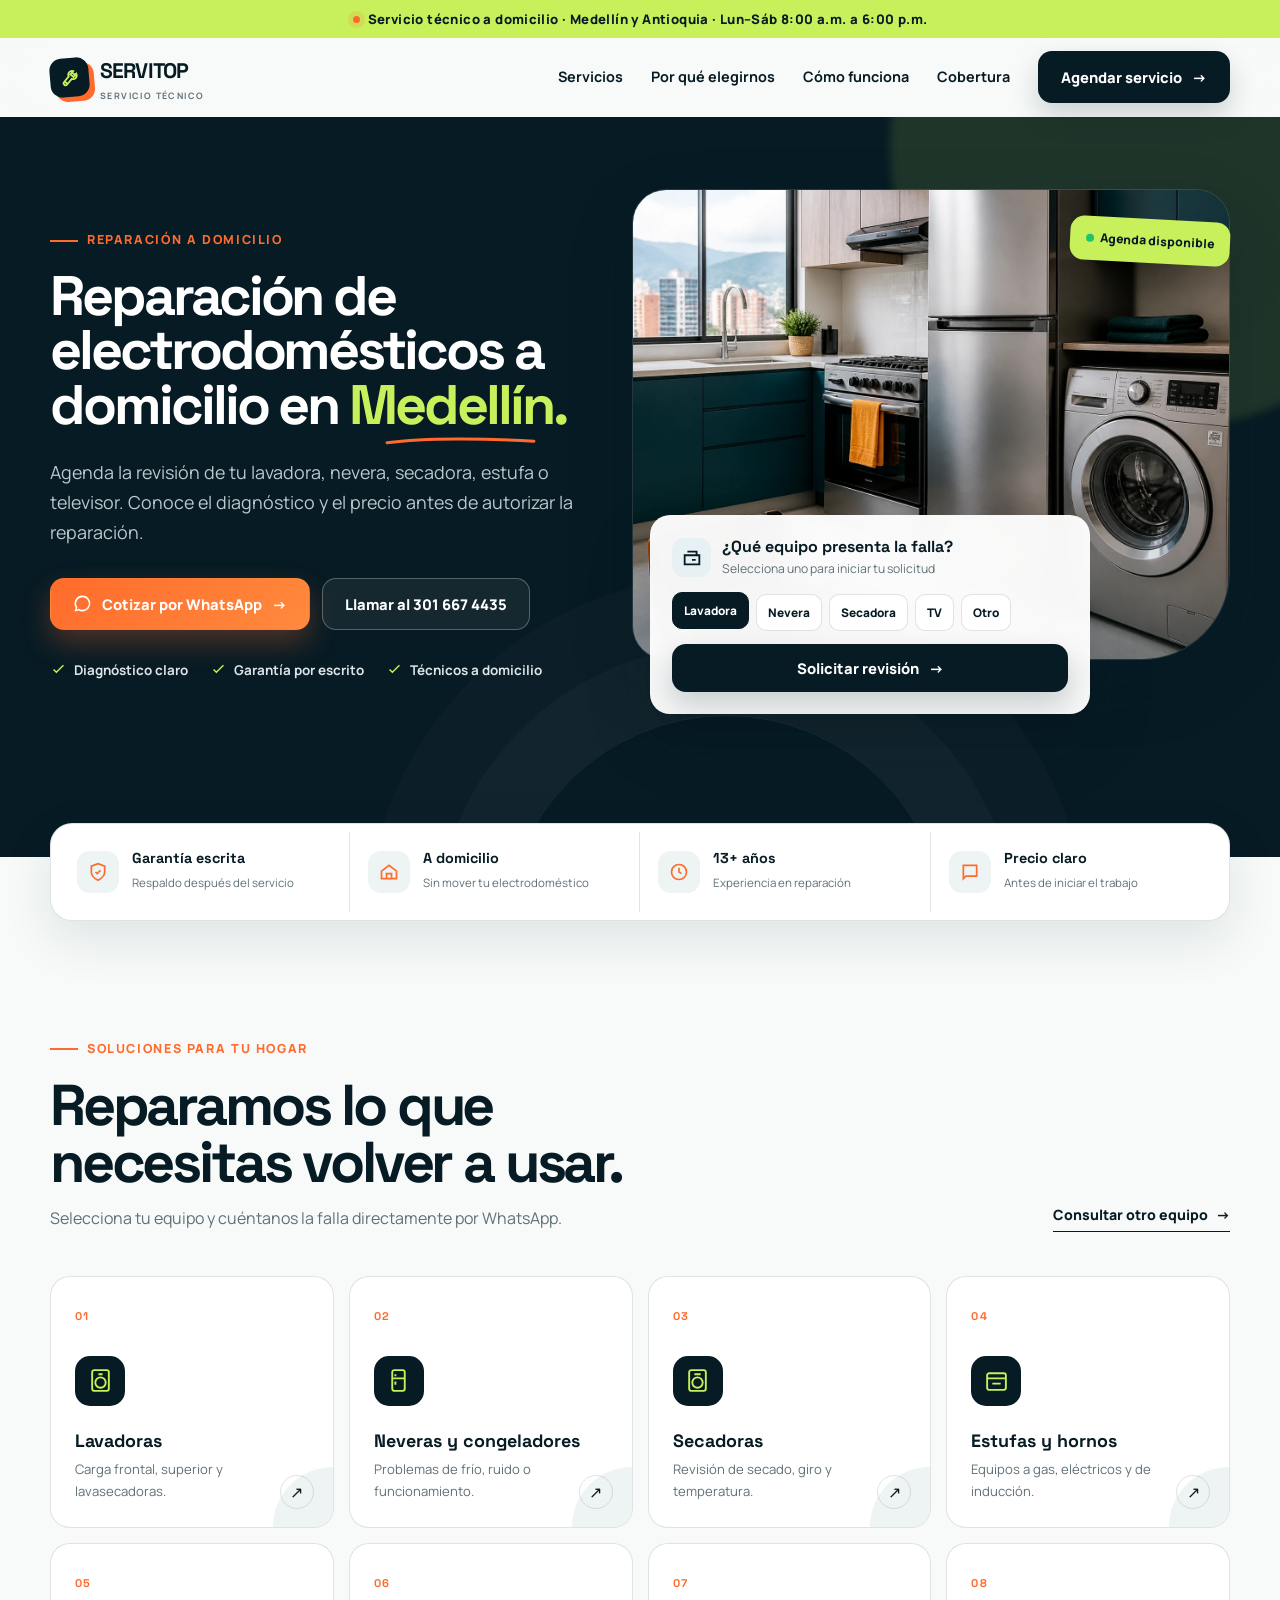
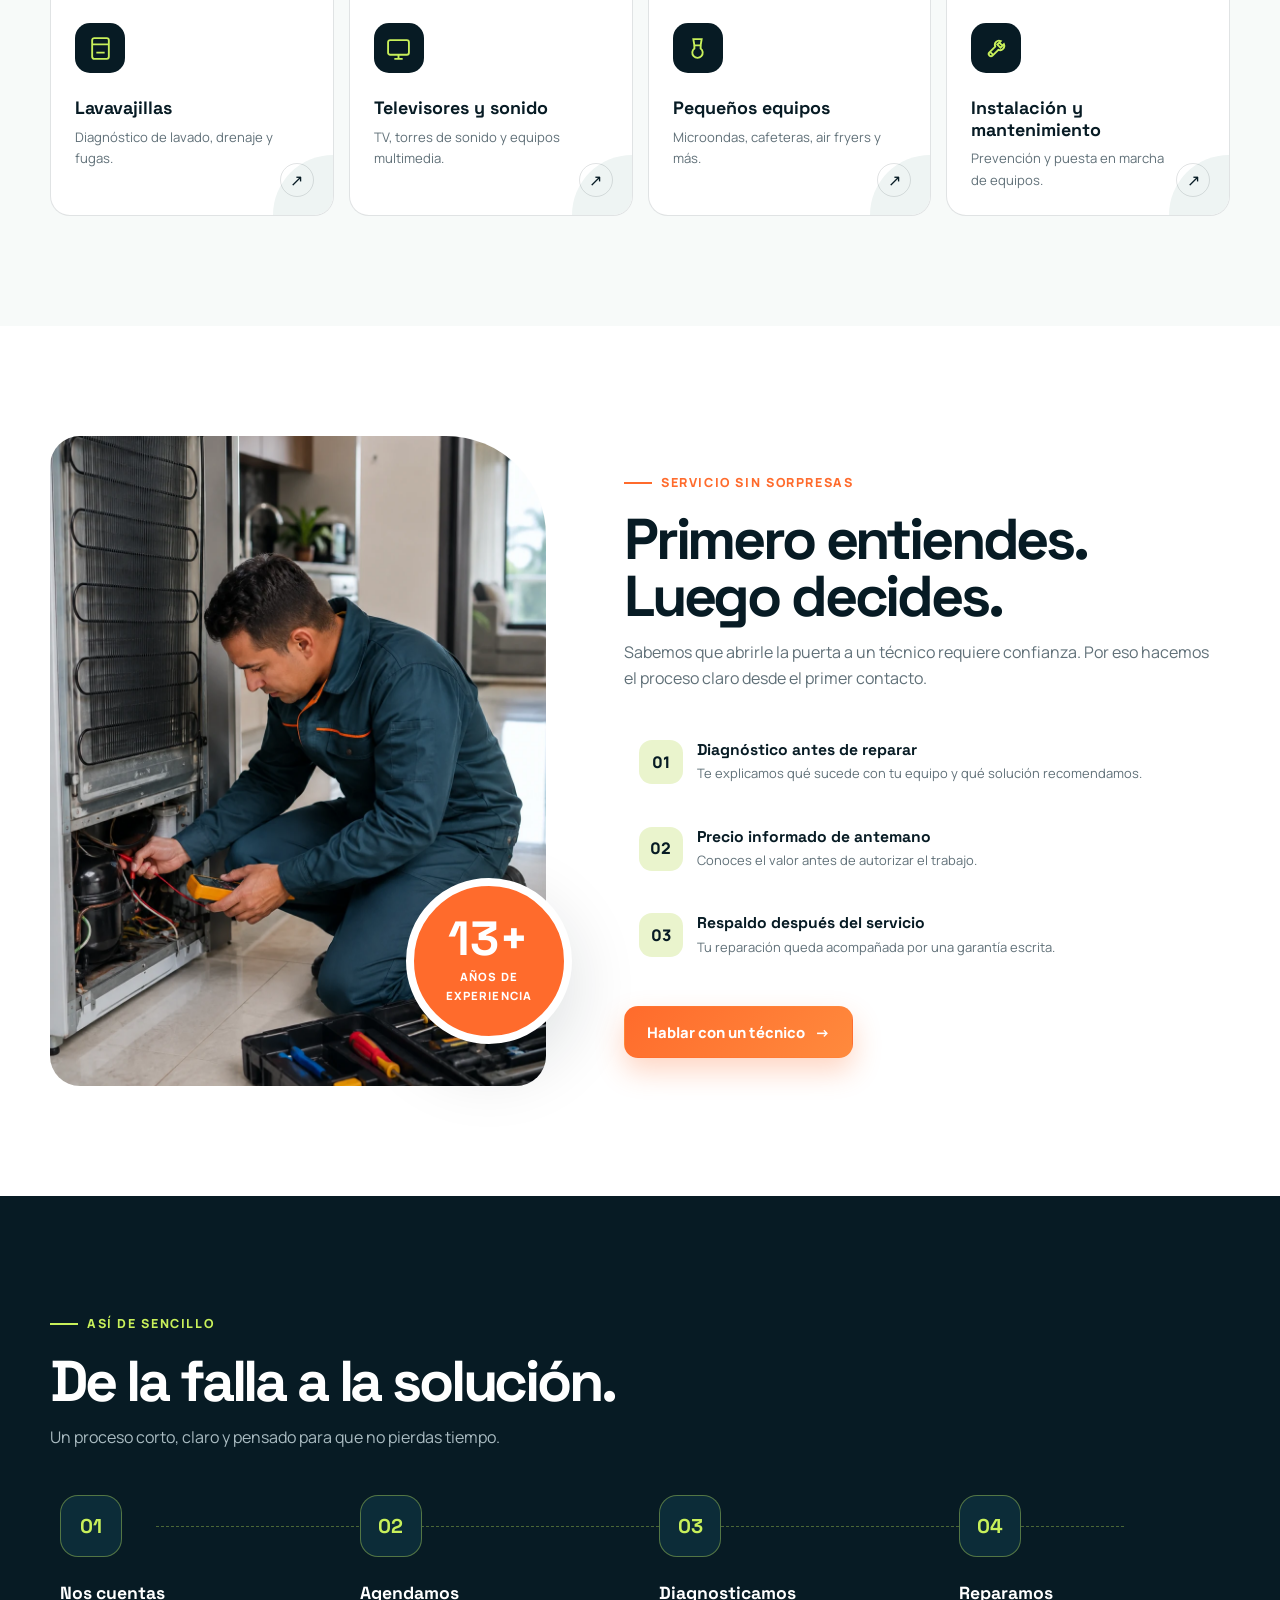
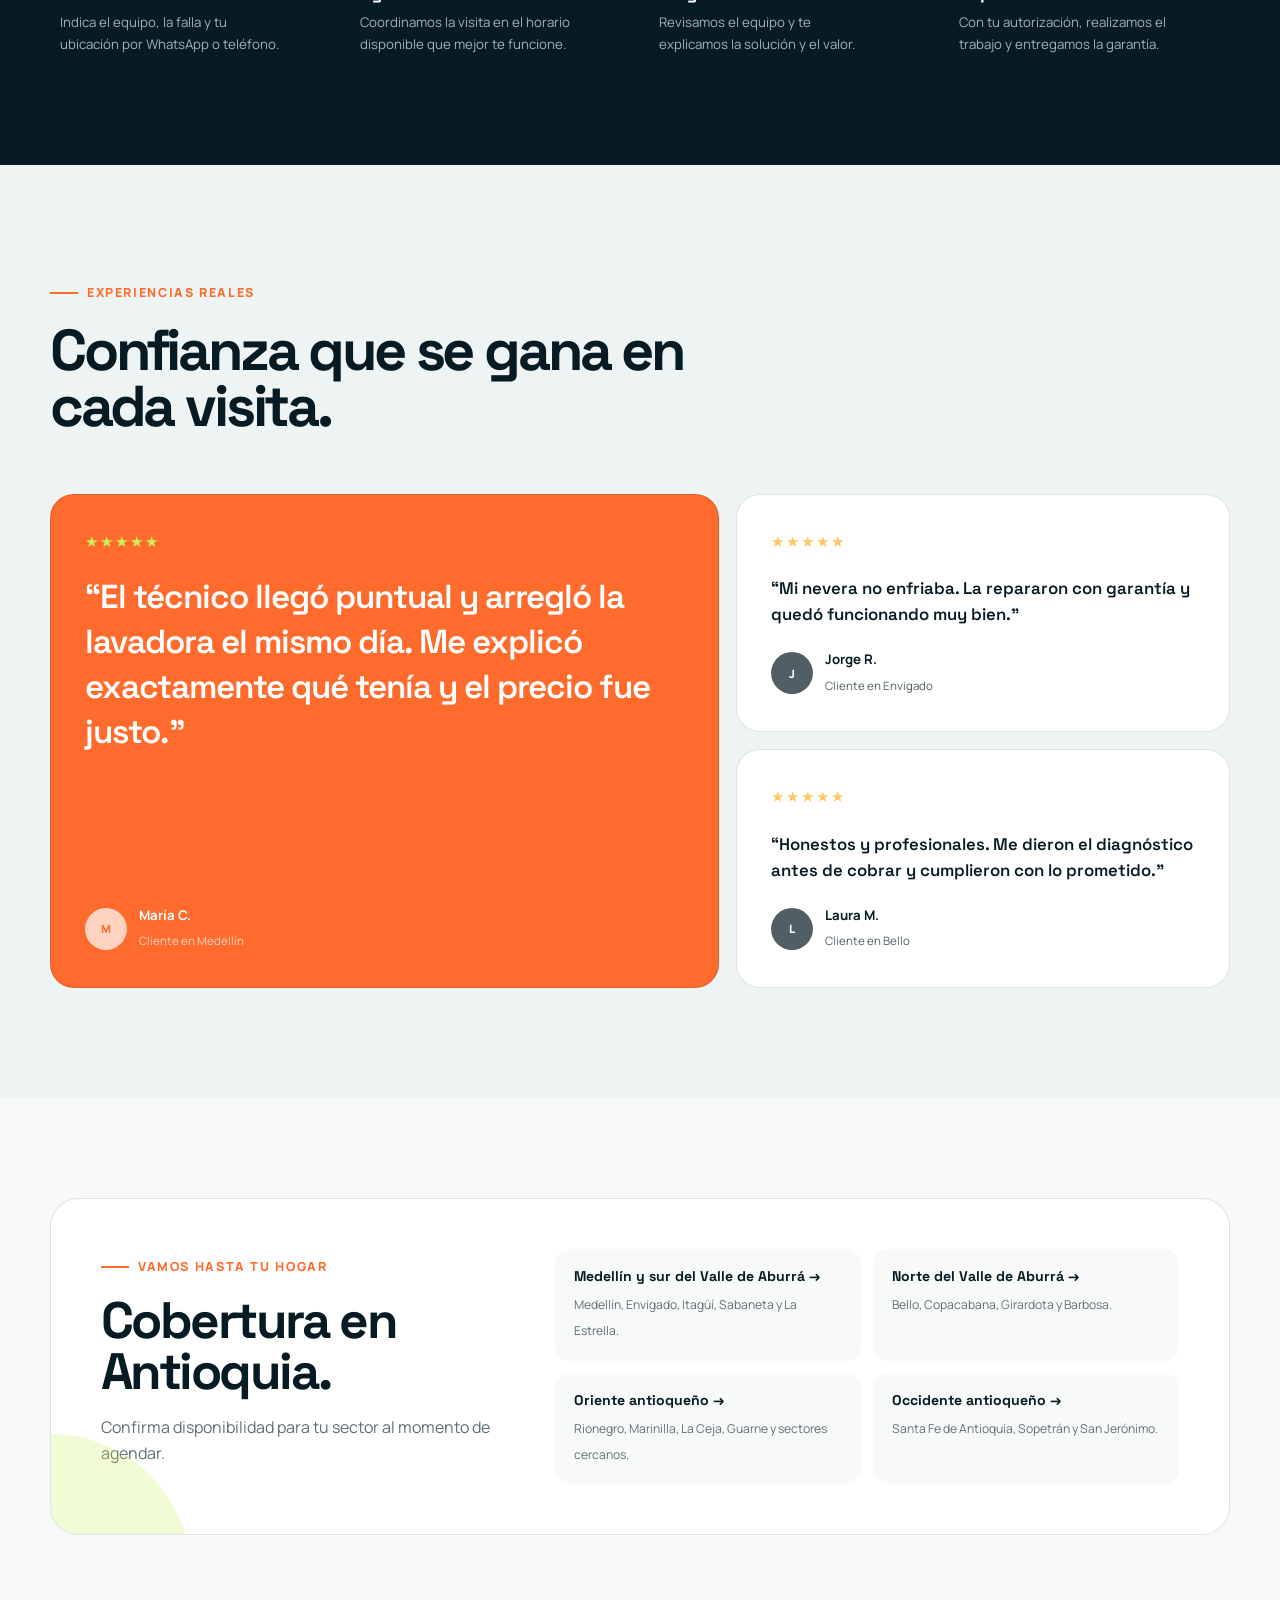
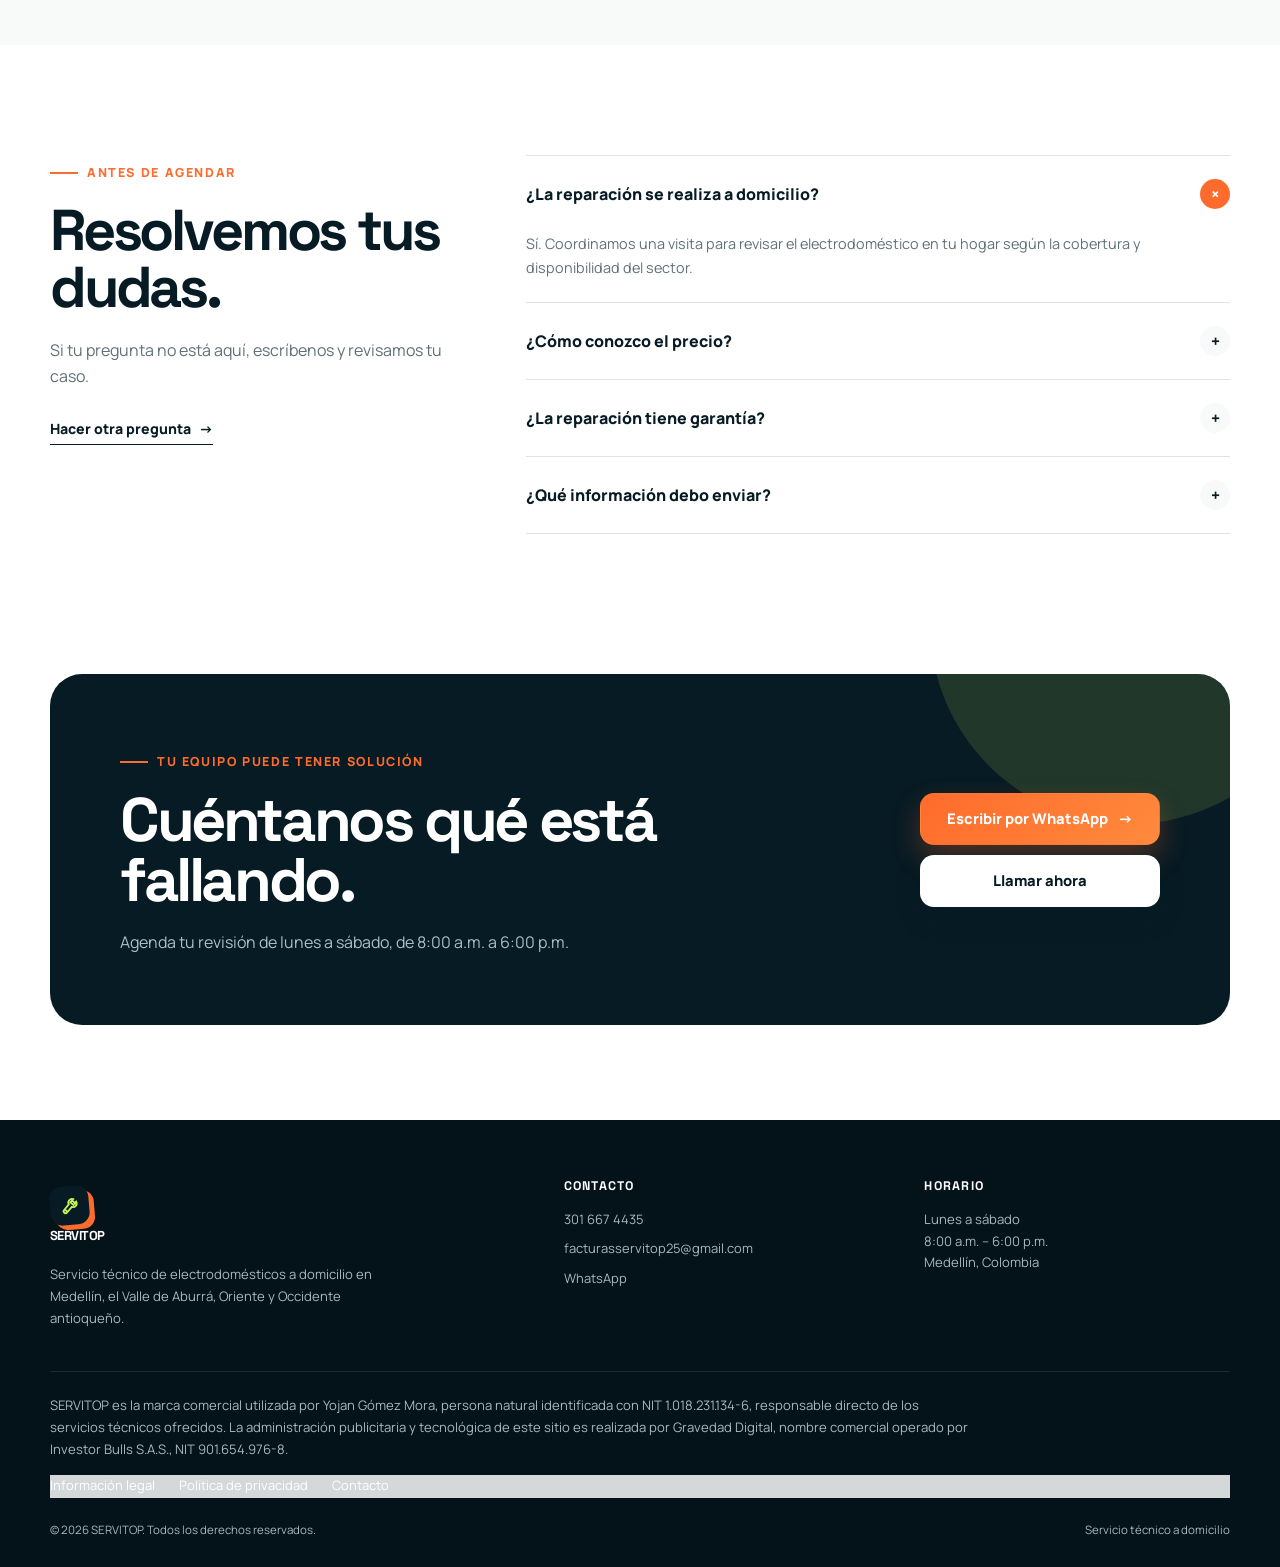
<file: index.html>
<!DOCTYPE html>
<html lang="es">
<head>
  <!-- Google Tag Manager -->
  <script>(function(w,d,s,l,i){w[l]=w[l]||[];w[l].push({'gtm.start':new Date().getTime(),event:'gtm.js'});var f=d.getElementsByTagName(s)[0],j=d.createElement(s),dl=l!='dataLayer'?'&l='+l:'';j.async=true;j.src='https://www.googletagmanager.com/gtm.js?id='+i+dl;f.parentNode.insertBefore(j,f);})(window,document,'script','dataLayer','GTM-N87K73Q2');</script>
  <!-- End Google Tag Manager -->
  <meta charset="UTF-8">
  <meta name="viewport" content="width=device-width, initial-scale=1.0">
  <title>SERVITOP | Reparación de electrodomésticos a domicilio en Medellín</title>
  <meta name="description" content="Servicio técnico a domicilio para lavadoras, neveras, secadoras, estufas, televisores y más en Medellín y Antioquia. Diagnóstico claro y garantía por escrito.">
  <meta name="robots" content="index, follow">
  <meta name="theme-color" content="#071b24">
  <link rel="canonical" href="https://servitop.co/">
  <link rel="icon" type="image/png" href="favicon.png">
  <link rel="apple-touch-icon" href="apple-touch-icon.png">
  <link rel="preconnect" href="https://fonts.googleapis.com">
  <link rel="preconnect" href="https://fonts.gstatic.com" crossorigin>
  <link href="https://fonts.googleapis.com/css2?family=Manrope:wght@400;500;600;700;800&family=Space+Grotesk:wght@500;600;700&display=swap" rel="stylesheet">
  <meta property="og:type" content="website">
  <meta property="og:title" content="SERVITOP | Servicio técnico a domicilio">
  <meta property="og:description" content="Reparamos tus electrodomésticos en Medellín y Antioquia. Atención clara, a domicilio y con garantía.">
  <meta property="og:url" content="https://servitop.co/">
  <meta property="og:locale" content="es_CO">
  <script type="application/ld+json">
  {"@context":"https://schema.org","@type":"HomeAndConstructionBusiness","@id":"https://servitop.co/","name":"SERVITOP","url":"https://servitop.co/","telephone":"+573016674435","email":"facturasservitop25@gmail.com","priceRange":"$$","address":{"@type":"PostalAddress","addressLocality":"Medellín","addressRegion":"Antioquia","addressCountry":"CO"},"areaServed":["Medellín","Valle de Aburrá","Oriente antioqueño","Occidente antioqueño"],"openingHours":"Mo-Sa 08:00-18:00"}
  </script>
  <style>
    :root{
      --ink:#071b24;--ink-2:#0c2c38;--muted:#607078;--paper:#f7faf9;--white:#fff;
      --orange:#ff6b2c;--orange-2:#ff8a3d;--mint:#c8f05a;--wa:#1fc56b;
      --line:rgba(7,27,36,.12);--shadow:0 24px 70px rgba(4,27,37,.14);
      --radius:24px;--display:'Space Grotesk',sans-serif;--body:'Manrope',sans-serif;
    }
    *{box-sizing:border-box;margin:0;padding:0}
    html{scroll-behavior:smooth;scroll-padding-top:100px}
    body{font-family:var(--body);color:var(--ink);background:var(--paper);font-size:16px;line-height:1.65;overflow-x:hidden}
    a{color:inherit;text-decoration:none} img{display:block;max-width:100%} button{font:inherit}
    .wrap{width:min(1180px,calc(100% - 40px));margin-inline:auto}
    .topline{position:relative;z-index:40;background:var(--mint);color:var(--ink);font-size:.82rem;font-weight:800;letter-spacing:.03em;text-align:center;padding:8px 20px}
    .topline span{display:inline-flex;align-items:center;gap:8px}.topline i{width:7px;height:7px;border-radius:50%;background:var(--orange);box-shadow:0 0 0 5px rgba(255,107,44,.15)}
    nav{position:sticky;top:0;z-index:30;background:rgba(247,250,249,.86);border-bottom:1px solid transparent;backdrop-filter:blur(18px);transition:.3s ease}
    nav.scrolled{border-color:var(--line);box-shadow:0 10px 30px rgba(7,27,36,.05)}
    .nav-inner{height:78px;display:flex;align-items:center;justify-content:space-between;gap:24px}
    .brand{display:flex;align-items:center;gap:11px;font-family:var(--display);font-size:1.32rem;font-weight:700;letter-spacing:-.04em}
    .brand-mark{width:39px;height:39px;display:grid;place-items:center;border-radius:12px;background:var(--ink);color:var(--mint);transform:rotate(-5deg);box-shadow:5px 5px 0 var(--orange)}
    .brand-mark svg{width:22px;height:22px}.brand small{display:block;font:700 .55rem/1 var(--body);letter-spacing:.16em;text-transform:uppercase;color:var(--muted);margin-top:3px}
    .nav-links{display:flex;align-items:center;gap:28px;font-size:.9rem;font-weight:700}.nav-links>a:not(.btn){position:relative}
    .nav-links>a:not(.btn)::after{content:"";position:absolute;left:0;right:100%;bottom:-6px;height:2px;background:var(--orange);transition:right .25s}.nav-links>a:not(.btn):hover::after{right:0}
    .menu-btn{display:none;border:0;background:var(--ink);color:white;width:44px;height:44px;border-radius:13px;cursor:pointer}
    .btn{position:relative;display:inline-flex;align-items:center;justify-content:center;gap:10px;min-height:52px;padding:0 22px;border-radius:14px;border:1px solid transparent;font-weight:800;font-size:.92rem;overflow:hidden;isolation:isolate;transition:transform .25s,box-shadow .25s,background .25s}
    .btn::before{content:"";position:absolute;inset:-2px;z-index:-1;background:linear-gradient(110deg,transparent 20%,rgba(255,255,255,.42) 45%,transparent 70%);transform:translateX(-120%);transition:transform .65s}
    .btn:hover::before{transform:translateX(120%)}.btn:hover{transform:translateY(-3px)}.btn:active{transform:translateY(0) scale(.98)}
    .btn svg{width:19px;height:19px;transition:transform .25s}.btn:hover .arrow{transform:translateX(4px)}
    .btn-orange{color:#fff;background:linear-gradient(135deg,var(--orange),var(--orange-2));box-shadow:0 13px 28px rgba(255,107,44,.28);animation:ctaBreath 3.2s ease-in-out infinite}
    .btn-orange::before,.diagnostic-card .btn-dark::before{animation:ctaShine 3.2s ease-in-out infinite}
    .btn-orange svg{animation:ctaIcon 3.2s ease-in-out infinite}
    .btn-orange:hover,.diagnostic-card .btn-dark:hover{animation-play-state:paused}
    .btn-dark{color:#fff;background:var(--ink);box-shadow:0 13px 28px rgba(7,27,36,.18)}
    .btn-white{background:white;color:var(--ink);box-shadow:0 12px 28px rgba(7,27,36,.14)}
    .btn-outline{border-color:rgba(255,255,255,.28);color:white;background:rgba(255,255,255,.06)}
    .hero{position:relative;min-height:740px;padding:72px 0 86px;background:var(--ink);color:white;overflow:hidden}
    .hero::before{content:"";position:absolute;width:560px;height:560px;border-radius:50%;right:-170px;top:-250px;background:rgba(200,240,90,.12);filter:blur(4px)}
    .hero::after{content:"";position:absolute;width:440px;height:440px;border:1px solid rgba(255,255,255,.08);border-radius:50%;right:26%;bottom:-300px;box-shadow:0 0 0 70px rgba(255,255,255,.025),0 0 0 140px rgba(255,255,255,.018)}
    .hero-grid{position:relative;z-index:2;display:grid;grid-template-columns:minmax(0,.94fr) minmax(480px,1.06fr);align-items:center;gap:52px}
    .eyebrow{display:inline-flex;align-items:center;gap:9px;margin-bottom:18px;color:var(--orange);font-weight:800;font-size:.78rem;letter-spacing:.13em;text-transform:uppercase}
    .eyebrow::before{content:"";width:28px;height:2px;background:currentColor}
    .hero h1,.section-head h2,.trust-copy h2,.final-cta h2{font-family:var(--display);letter-spacing:-.055em;line-height:.98}
    .hero h1{font-size:clamp(3.2rem,4.35vw,4.8rem);max-width:690px;margin-bottom:24px;hyphens:none;overflow-wrap:normal}
    .hero h1 em{position:relative;color:var(--mint);font-style:normal;white-space:nowrap}
    .hero h1 em::after{content:"";position:absolute;left:2%;right:0;bottom:-5px;height:9px;background:url("data:image/svg+xml,%3Csvg viewBox='0 0 200 12' xmlns='http://www.w3.org/2000/svg'%3E%3Cpath d='M2 9C54 2 135 3 198 7' fill='none' stroke='%23ff6b2c' stroke-width='4' stroke-linecap='round'/%3E%3C/svg%3E") center/100% 100% no-repeat}
    .hero-lead{max-width:610px;color:#b9c9ce;font-size:1.12rem;line-height:1.7;margin-bottom:30px}
    .hero-actions{display:flex;flex-wrap:wrap;gap:12px;margin-bottom:29px}
    .hero-proof{display:flex;flex-wrap:wrap;gap:10px 22px;color:#dbe5e8;font-size:.84rem;font-weight:700}.hero-proof span{display:flex;align-items:center;gap:7px}.hero-proof svg{color:var(--mint);width:17px}
    .hero-visual{position:relative;min-height:525px}
    .photo-shell{position:absolute;inset:0 0 54px 0;border-radius:34px 34px 88px 34px;overflow:hidden;box-shadow:var(--shadow);border:1px solid rgba(255,255,255,.12)}
    .photo-shell::after{content:"";position:absolute;inset:0;background:linear-gradient(180deg,transparent 64%,rgba(7,27,36,.34))}
    .photo-shell img{width:100%;height:100%;object-fit:cover;object-position:center;transform:scale(1.01);animation:heroZoom 12s ease-in-out infinite alternate}
    .mobile-hero-photo{display:none}
    .diagnostic-card{position:absolute;z-index:3;left:3%;bottom:0;width:min(440px,92%);padding:22px;border-radius:20px;background:rgba(255,255,255,.96);color:var(--ink);box-shadow:var(--shadow);backdrop-filter:blur(16px)}
    .diagnostic-card header{display:flex;align-items:center;gap:11px;margin-bottom:15px}.diagnostic-card header span{display:grid;place-items:center;width:39px;height:39px;border-radius:12px;background:#e7f0f2}.diagnostic-card h2{font:700 1rem/1.2 var(--display)}.diagnostic-card p{font-size:.76rem;color:var(--muted);margin-top:3px}
    .device-select{display:flex;flex-wrap:wrap;gap:7px;margin-bottom:13px}.device-chip{border:1px solid var(--line);background:white;color:var(--ink);padding:8px 11px;border-radius:10px;font-size:.74rem;font-weight:800;cursor:pointer;transition:.2s}
    .device-chip:hover,.device-chip.active{background:var(--ink);color:white;border-color:var(--ink);transform:translateY(-2px)}
    .diagnostic-card .btn{width:100%;min-height:48px;animation:ctaDarkBreath 3.2s ease-in-out infinite}
    .availability{position:absolute;z-index:3;right:0;top:30px;background:var(--mint);color:var(--ink);padding:12px 16px;border-radius:14px;box-shadow:var(--shadow);font-size:.76rem;font-weight:800;transform:rotate(3deg)}
    .availability span{display:inline-block;width:8px;height:8px;border-radius:50%;background:var(--wa);margin-right:6px;animation:pulse 2s infinite}
    .trustbar{position:relative;z-index:4;margin-top:-34px}.trustbar-inner{background:white;border:1px solid var(--line);box-shadow:0 18px 50px rgba(7,27,36,.1);border-radius:22px;display:grid;grid-template-columns:repeat(4,1fr);padding:8px}
    .trust-item{display:flex;align-items:center;gap:13px;padding:18px;border-right:1px solid var(--line)}.trust-item:last-child{border:0}.trust-icon{width:42px;height:42px;flex:0 0 auto;border-radius:13px;background:#eef4f3;display:grid;place-items:center}.trust-icon svg{width:20px;color:var(--orange)}.trust-item strong{display:block;font:700 .9rem/1.2 var(--display)}.trust-item small{color:var(--muted);font-size:.72rem}
    section{padding:110px 0}.section-head{display:flex;align-items:end;justify-content:space-between;gap:28px;margin-bottom:44px}.section-head>div{max-width:680px}.section-head h2,.trust-copy h2{font-size:clamp(2.45rem,4.5vw,4.7rem);margin-bottom:15px}.section-head p,.trust-copy>p{color:var(--muted);max-width:600px}
    .text-link{display:inline-flex;align-items:center;gap:8px;font-size:.88rem;font-weight:800;border-bottom:1px solid var(--ink);padding-bottom:4px;white-space:nowrap}.text-link span{transition:transform .2s}.text-link:hover span{transform:translateX(4px)}
    .services{background:var(--paper)}.service-grid{display:grid;grid-template-columns:repeat(4,1fr);gap:15px}
    .service-card{position:relative;min-height:245px;border:1px solid var(--line);border-radius:20px;background:white;padding:24px;overflow:hidden;transition:transform .3s,box-shadow .3s,border-color .3s}.service-card:hover{transform:translateY(-7px);box-shadow:0 22px 50px rgba(7,27,36,.1);border-color:rgba(255,107,44,.35)}
    .service-card::after{content:"";position:absolute;width:120px;height:120px;border-radius:50%;right:-60px;bottom:-60px;background:#eef4f3;transition:transform .4s,background .4s}.service-card:hover::after{transform:scale(1.8);background:rgba(200,240,90,.34)}
    .service-num{font:700 .7rem/1 var(--display);color:var(--orange);letter-spacing:.12em}.service-icon{width:50px;height:50px;display:grid;place-items:center;border-radius:15px;background:var(--ink);color:var(--mint);margin:29px 0 24px}.service-icon svg{width:25px;height:25px}.service-card h3{font:700 1.12rem/1.2 var(--display);margin-bottom:8px}.service-card p{font-size:.82rem;color:var(--muted);max-width:210px}.service-arrow{position:absolute;right:19px;bottom:18px;z-index:2;width:34px;height:34px;border-radius:50%;display:grid;place-items:center;border:1px solid var(--line);transition:.25s}.service-card:hover .service-arrow{background:var(--orange);color:white;border-color:var(--orange);transform:rotate(-35deg)}
    .trust{background:white}.trust-grid{display:grid;grid-template-columns:.9fr 1.1fr;gap:78px;align-items:center}.trust-media{position:relative;min-height:650px}.trust-media img{position:absolute;inset:0;width:100%;height:100%;object-fit:cover;border-radius:30px 100px 30px 30px}.experience-badge{position:absolute;right:-26px;bottom:42px;width:166px;height:166px;border-radius:50%;background:var(--orange);color:white;display:grid;place-content:center;text-align:center;border:8px solid white;box-shadow:var(--shadow)}.experience-badge strong{font:700 3rem/.9 var(--display)}.experience-badge span{font-size:.71rem;font-weight:800;text-transform:uppercase;letter-spacing:.1em;margin-top:8px}
    .benefit-list{margin:33px 0;display:grid;gap:12px}.benefit{display:grid;grid-template-columns:44px 1fr;gap:14px;align-items:start;padding:15px;border-radius:15px;transition:background .2s,transform .2s}.benefit:hover{background:var(--paper);transform:translateX(6px)}.benefit span{width:44px;height:44px;border-radius:13px;background:#eaf4cd;display:grid;place-items:center;font-weight:800;color:var(--ink)}.benefit h3{font:700 .98rem/1.3 var(--display);margin-bottom:3px}.benefit p{color:var(--muted);font-size:.81rem}
    .process{background:var(--ink);color:white;overflow:hidden}.process .section-head p{color:#aabcc2}.process .eyebrow{color:var(--mint)}.steps{position:relative;display:grid;grid-template-columns:repeat(4,1fr);gap:18px}.steps::before{content:"";position:absolute;top:31px;left:9%;right:9%;border-top:1px dashed rgba(200,240,90,.35)}
    .step{position:relative;padding:0 10px}.step-num{position:relative;z-index:2;width:62px;height:62px;border-radius:18px;background:var(--ink-2);border:1px solid rgba(200,240,90,.38);display:grid;place-items:center;color:var(--mint);font:700 1.25rem var(--display);margin-bottom:25px;transition:.3s}.step:hover .step-num{background:var(--mint);color:var(--ink);transform:rotate(-7deg) scale(1.07)}.step h3{font:700 1.1rem var(--display);margin-bottom:8px}.step p{font-size:.83rem;color:#9fb3ba;max-width:220px}
    .stories{background:#eef4f3}.story-grid{display:grid;grid-template-columns:1.15fr .85fr;gap:17px}.quote{border-radius:24px;padding:34px;background:white;border:1px solid var(--line)}.quote.featured{background:var(--orange);color:white;grid-row:span 2;display:flex;flex-direction:column;justify-content:space-between;min-height:420px}.stars{letter-spacing:.14em;color:#ffc663;font-size:.92rem}.quote.featured .stars{color:var(--mint)}.quote blockquote{font:600 1.05rem/1.55 var(--display);margin:22px 0}.quote.featured blockquote{font-size:clamp(1.45rem,2.6vw,2.3rem);line-height:1.35;letter-spacing:-.03em}.quote footer{display:flex;align-items:center;gap:12px}.avatar{width:42px;height:42px;border-radius:50%;background:var(--ink);color:white;display:grid;place-items:center;font-weight:800}.quote.featured .avatar{background:white;color:var(--orange)}.quote footer strong{display:block;font-size:.83rem}.quote footer span{font-size:.72rem;opacity:.7}
    .coverage{padding-top:100px}.coverage-panel{position:relative;background:white;border:1px solid var(--line);border-radius:28px;padding:50px;display:grid;grid-template-columns:.78fr 1.22fr;gap:55px;overflow:hidden}.coverage-panel::after{content:"";position:absolute;width:280px;height:280px;border-radius:50%;background:rgba(200,240,90,.25);left:-140px;bottom:-180px}.coverage-panel h2{font:700 clamp(2rem,4vw,3.8rem)/1 var(--display);letter-spacing:-.05em;margin-bottom:16px}.coverage-panel p{color:var(--muted)}.zones{display:grid;grid-template-columns:repeat(2,1fr);gap:12px}.zone{padding:17px 18px;border-radius:15px;background:var(--paper);border:1px solid transparent;transition:.2s}.zone:hover{border-color:rgba(255,107,44,.32);transform:translateY(-3px)}.zone strong{display:block;font:700 .88rem var(--display);margin-bottom:5px}.zone span{font-size:.76rem;color:var(--muted)}
    .faq{background:white}.faq-layout{display:grid;grid-template-columns:.72fr 1.28fr;gap:80px}.faq-intro h2{font:700 clamp(2.3rem,4.5vw,4.2rem)/1 var(--display);letter-spacing:-.055em;margin-bottom:20px}.faq-intro p{color:var(--muted);margin-bottom:25px}.faq-list{border-top:1px solid var(--line)}.faq-item{border-bottom:1px solid var(--line)}.faq-question{width:100%;display:flex;align-items:center;justify-content:space-between;gap:20px;border:0;background:none;text-align:left;padding:23px 0;color:var(--ink);font-weight:800;cursor:pointer}.faq-question span:last-child{width:30px;height:30px;border-radius:50%;background:var(--paper);display:grid;place-items:center;transition:.25s}.faq-item.open .faq-question span:last-child{background:var(--orange);color:white;transform:rotate(45deg)}.faq-answer{display:grid;grid-template-rows:0fr;transition:grid-template-rows .35s ease}.faq-answer>div{overflow:hidden}.faq-answer p{color:var(--muted);font-size:.9rem;padding:0 45px 22px 0}.faq-item.open .faq-answer{grid-template-rows:1fr}
    .final{padding:30px 0 95px;background:white}.final-cta{position:relative;overflow:hidden;border-radius:32px;background:var(--ink);color:white;padding:70px;display:grid;grid-template-columns:1fr auto;align-items:center;gap:40px}.final-cta::before{content:"";position:absolute;width:400px;height:400px;border-radius:50%;right:-100px;top:-250px;background:rgba(200,240,90,.13)}.final-cta h2{font-size:clamp(2.4rem,4.8vw,5rem);max-width:750px}.final-cta p{color:#aac0c6;margin-top:18px}.final-actions{position:relative;display:grid;gap:10px;min-width:240px}
    footer.site-footer{padding:58px 0 28px;background:#041219;color:#a7b8be}.footer-grid{display:grid;grid-template-columns:1.5fr 1fr 1fr;gap:55px;padding-bottom:42px}.site-footer .brand{color:white;margin-bottom:18px}.site-footer p{font-size:.82rem;max-width:360px}.site-footer h3{font:700 .78rem var(--display);color:white;text-transform:uppercase;letter-spacing:.1em;margin-bottom:15px}.site-footer a{display:block;font-size:.81rem;margin:8px 0;transition:color .2s}.site-footer a:hover{color:var(--mint)}.footer-legal{border-top:1px solid rgba(255,255,255,.1);padding-top:23px}.footer-legal p{max-width:920px;line-height:1.65}.footer-legal nav{display:flex;flex-wrap:wrap;gap:8px 24px;margin-top:15px}.footer-legal nav a{color:white;margin:0}.footer-bottom{margin-top:22px;display:flex;justify-content:space-between;font-size:.72rem}
    .mobile-cta{display:none;position:fixed;z-index:50;left:12px;right:12px;bottom:12px;padding:7px;background:rgba(255,255,255,.94);backdrop-filter:blur(14px);border:1px solid var(--line);border-radius:18px;box-shadow:0 15px 50px rgba(7,27,36,.25);grid-template-columns:.7fr 1.3fr;gap:7px;transform:translateY(140%);transition:.35s}.mobile-cta.show{transform:translateY(0)}.mobile-cta .btn{min-height:48px;padding:0 12px}
    .reveal{opacity:0;transform:translateY(30px);transition:opacity .75s ease,transform .75s cubic-bezier(.2,.8,.2,1)}.reveal.is-visible{opacity:1;transform:none}.service-card.reveal:nth-child(2),.step.reveal:nth-child(2){transition-delay:.08s}.service-card.reveal:nth-child(3),.step.reveal:nth-child(3){transition-delay:.16s}.service-card.reveal:nth-child(4),.step.reveal:nth-child(4){transition-delay:.24s}
    @keyframes heroZoom{to{transform:scale(1.055)}}
    @keyframes pulse{50%{box-shadow:0 0 0 7px rgba(31,197,107,.18)}}
    @keyframes ctaBreath{0%,68%,100%{transform:translateY(0) scale(1);box-shadow:0 13px 28px rgba(255,107,44,.28)}74%{transform:translateY(-3px) scale(1.025);box-shadow:0 18px 38px rgba(255,107,44,.48)}80%{transform:translateY(0) scale(1)}86%{transform:translateY(-2px) scale(1.012)}}
    @keyframes ctaDarkBreath{0%,68%,100%{transform:translateY(0);box-shadow:0 10px 24px rgba(7,27,36,.16)}75%{transform:translateY(-2px) scale(1.012);box-shadow:0 16px 30px rgba(7,27,36,.28)}82%{transform:translateY(0)}}
    @keyframes ctaShine{0%,58%{transform:translateX(-120%)}76%,100%{transform:translateX(120%)}}
    @keyframes ctaIcon{0%,70%,100%{transform:scale(1)}76%{transform:scale(1.18) rotate(-8deg)}82%{transform:scale(1) rotate(0)}}
    @media(max-width:980px){.nav-links{display:none;position:absolute;top:78px;left:20px;right:20px;padding:22px;background:white;border-radius:18px;box-shadow:var(--shadow);flex-direction:column;align-items:stretch}.nav-links.open{display:flex}.menu-btn{display:grid;place-items:center}.hero{padding-top:48px}.hero-grid{grid-template-columns:1fr;gap:48px}.hero-visual{min-height:530px;max-width:680px;width:100%;margin:auto}.hero h1{max-width:800px}.trustbar-inner{grid-template-columns:repeat(2,1fr)}.trust-item:nth-child(2){border-right:0}.trust-item:nth-child(-n+2){border-bottom:1px solid var(--line)}.service-grid{grid-template-columns:repeat(2,1fr)}.trust-grid{gap:45px}.trust-media{min-height:570px}.faq-layout{gap:45px}.final-cta{grid-template-columns:1fr}.final-actions{grid-template-columns:repeat(2,1fr)}}
    @media(max-width:700px){.wrap{width:min(100% - 28px,1180px)}.topline{font-size:.69rem}.nav-inner{height:70px}.brand small{display:none}.nav-links{top:70px}.hero{min-height:auto;padding:42px 0 68px}.hero h1{font-size:clamp(2.35rem,10.6vw,3.25rem);line-height:1.01;letter-spacing:-.06em;margin-bottom:22px;overflow-wrap:break-word}.mobile-hero-photo{display:block;position:relative;aspect-ratio:1.25/1;margin:0 0 24px;border-radius:22px 22px 58px 22px;overflow:hidden;border:1px solid rgba(255,255,255,.14);box-shadow:var(--shadow)}.mobile-hero-photo::after{content:"";position:absolute;inset:0;background:linear-gradient(180deg,transparent 68%,rgba(7,27,36,.24))}.mobile-hero-photo img{width:100%;height:100%;object-fit:cover;object-position:center}.hero-lead{font-size:.95rem;line-height:1.62}.hero-actions{margin-bottom:23px}.hero-actions .btn{width:100%}.hero-proof{display:grid;grid-template-columns:1fr 1fr;gap:10px;font-size:.78rem}.hero-grid{gap:30px}.hero-visual{min-height:auto;max-width:none}.hero-visual .photo-shell,.hero-visual>.availability{display:none}.diagnostic-card{position:relative;left:auto;bottom:auto;width:100%;padding:18px;border-radius:18px}.diagnostic-card header{align-items:flex-start}.device-select{gap:6px}.device-chip{flex:1 0 auto}.trustbar{margin-top:-28px}.trustbar-inner{grid-template-columns:1fr 1fr;padding:5px}.trust-item{display:block;padding:14px;border-right:0}.trust-item:nth-child(odd){border-right:1px solid var(--line)}.trust-icon{width:35px;height:35px;margin-bottom:9px}.trust-item small{display:block;margin-top:4px}section{padding:82px 0}.section-head{display:block}.section-head .text-link{margin-top:18px}.section-head h2,.trust-copy h2{font-size:2.7rem}.service-grid{grid-template-columns:1fr 1fr;gap:10px}.service-card{min-height:230px;padding:18px}.service-icon{margin:24px 0 20px}.service-card p{font-size:.76rem}.trust-grid{grid-template-columns:1fr}.trust-media{min-height:500px;margin-right:15px}.experience-badge{right:-15px;width:135px;height:135px}.experience-badge strong{font-size:2.5rem}.steps{grid-template-columns:1fr 1fr;gap:38px 10px}.steps::before{display:none}.story-grid{grid-template-columns:1fr}.quote.featured{min-height:360px}.coverage-panel{padding:28px 22px;grid-template-columns:1fr;gap:30px}.zones{grid-template-columns:1fr}.faq-layout{grid-template-columns:1fr;gap:35px}.final-cta{padding:48px 25px}.final-actions{grid-template-columns:1fr}.footer-grid{grid-template-columns:1fr 1fr}.footer-grid>div:first-child{grid-column:1/-1}.footer-bottom{display:grid;gap:5px}.mobile-cta{display:grid}.site-footer{padding-bottom:100px}}
    @media(max-width:420px){.hero h1{font-size:2.08rem}.mobile-hero-photo{aspect-ratio:1.18/1}.hero-proof{grid-template-columns:1fr}.service-grid{grid-template-columns:1fr}.service-card{min-height:205px}.diagnostic-card{padding:16px}.device-chip{padding:8px 9px}.trust-media{min-height:430px}.steps{grid-template-columns:1fr}.footer-grid{grid-template-columns:1fr}.footer-grid>div:first-child{grid-column:auto}}
    @media(prefers-reduced-motion:reduce){html{scroll-behavior:auto}*,*::before,*::after{animation-duration:.01ms!important;animation-iteration-count:1!important;transition-duration:.01ms!important}.reveal{opacity:1;transform:none}}
  </style>
</head>
<body>
  <noscript><iframe src="https://www.googletagmanager.com/ns.html?id=GTM-N87K73Q2" height="0" width="0" style="display:none;visibility:hidden"></iframe></noscript>
  <div class="topline"><span><i></i> Servicio técnico a domicilio · Medellín y Antioquia · Lun–Sáb 8:00 a.m. a 6:00 p.m.</span></div>
  <nav id="nav">
    <div class="wrap nav-inner">
      <a class="brand" href="#inicio" aria-label="SERVITOP, inicio">
        <span class="brand-mark"><svg viewBox="0 0 24 24" fill="none" stroke="currentColor" stroke-width="2"><path d="m14.7 6.3 3 3m-9.4 8.4-3-3m10.8-9.8-3.3 3.3 3 3 3.3-3.3a4 4 0 0 1-5.3 5.3l-5.6 5.6a2.1 2.1 0 0 1-3-3l5.6-5.6a4 4 0 0 1 5.3-5.3Z"/></svg></span>
        <span>SERVITOP<small>Servicio técnico</small></span>
      </a>
      <div class="nav-links" id="navLinks">
        <a href="#servicios">Servicios</a><a href="#confianza">Por qué elegirnos</a><a href="#proceso">Cómo funciona</a><a href="#cobertura">Cobertura</a>
        <a class="btn btn-dark track-cta" data-cta="nav_whatsapp" href="https://wa.me/573016674435?text=Hola%20SERVITOP,%20necesito%20servicio%20t%C3%A9cnico" target="_blank" rel="noopener">Agendar servicio <span class="arrow">→</span></a>
      </div>
      <button class="menu-btn" id="menuBtn" aria-label="Abrir menú" aria-expanded="false"><svg width="22" height="22" viewBox="0 0 24 24" fill="none" stroke="currentColor" stroke-width="2"><path d="M4 7h16M4 12h16M4 17h16"/></svg></button>
    </div>
  </nav>

  <main>
    <header class="hero" id="inicio">
      <div class="wrap hero-grid">
        <div>
          <span class="eyebrow">Reparación a domicilio</span>
          <h1>Reparación de electrodomésticos a domicilio en <em>Medellín.</em></h1>
          <div class="mobile-hero-photo"><img src="images/hero-electrodomesticos-v2.webp" alt="Lavadora, nevera y estufa atendidas por SERVITOP" width="1400" height="1122"></div>
          <p class="hero-lead">Agenda la revisión de tu lavadora, nevera, secadora, estufa o televisor. Conoce el diagnóstico y el precio antes de autorizar la reparación.</p>
          <div class="hero-actions">
            <a class="btn btn-orange track-cta" data-cta="hero_whatsapp" href="https://wa.me/573016674435?text=Hola%20SERVITOP,%20necesito%20servicio%20t%C3%A9cnico" target="_blank" rel="noopener">
              <svg viewBox="0 0 24 24" fill="currentColor"><path d="M12 2a10 10 0 0 0-8.5 15.3L2 22l4.9-1.3A10 10 0 1 0 12 2Zm0 18a8 8 0 0 1-4.1-1.1l-.3-.2-2.9.8.8-2.8-.2-.3A8 8 0 1 1 12 20Z"/></svg>
              Cotizar por WhatsApp <span class="arrow">→</span>
            </a>
            <a class="btn btn-outline track-cta" data-cta="hero_phone" href="tel:+573016674435">Llamar al 301 667 4435</a>
          </div>
          <div class="hero-proof">
            <span><svg viewBox="0 0 24 24" fill="none" stroke="currentColor" stroke-width="2"><path d="m5 12 4 4L19 6"/></svg> Diagnóstico claro</span>
            <span><svg viewBox="0 0 24 24" fill="none" stroke="currentColor" stroke-width="2"><path d="m5 12 4 4L19 6"/></svg> Garantía por escrito</span>
            <span><svg viewBox="0 0 24 24" fill="none" stroke="currentColor" stroke-width="2"><path d="m5 12 4 4L19 6"/></svg> Técnicos a domicilio</span>
          </div>
        </div>
        <div class="hero-visual">
          <div class="photo-shell"><img src="images/hero-electrodomesticos-v2.webp" alt="Lavadora, nevera y estufa atendidas por el servicio técnico SERVITOP en Medellín" width="1400" height="1122" fetchpriority="high"></div>
          <div class="availability"><span></span>Agenda disponible</div>
          <div class="diagnostic-card">
            <header><span><svg width="22" height="22" viewBox="0 0 24 24" fill="none" stroke="currentColor" stroke-width="2"><path d="M4 9h16v10H4zM7 5h10v4M8 14h.01M12 14h4"/></svg></span><div><h2>¿Qué equipo presenta la falla?</h2><p>Selecciona uno para iniciar tu solicitud</p></div></header>
            <div class="device-select" role="group" aria-label="Selecciona tu electrodoméstico">
              <button class="device-chip active" data-device="lavadora">Lavadora</button><button class="device-chip" data-device="nevera">Nevera</button><button class="device-chip" data-device="secadora">Secadora</button><button class="device-chip" data-device="televisor">TV</button><button class="device-chip" data-device="otro electrodoméstico">Otro</button>
            </div>
            <a id="smartWhatsapp" class="btn btn-dark track-cta" data-cta="hero_device_selector" href="https://wa.me/573016674435?text=Hola%20SERVITOP,%20necesito%20reparar%20mi%20lavadora" target="_blank" rel="noopener">Solicitar revisión <span class="arrow">→</span></a>
          </div>
        </div>
      </div>
    </header>

    <div class="trustbar"><div class="wrap trustbar-inner">
      <div class="trust-item"><span class="trust-icon"><svg viewBox="0 0 24 24" fill="none" stroke="currentColor" stroke-width="2"><path d="M12 22s8-4 8-10V5l-8-3-8 3v7c0 6 8 10 8 10Z"/><path d="m9 12 2 2 4-4"/></svg></span><div><strong>Garantía escrita</strong><small>Respaldo después del servicio</small></div></div>
      <div class="trust-item"><span class="trust-icon"><svg viewBox="0 0 24 24" fill="none" stroke="currentColor" stroke-width="2"><path d="M3 11 12 4l9 7v9H3z"/><path d="M9 20v-6h6v6"/></svg></span><div><strong>A domicilio</strong><small>Sin mover tu electrodoméstico</small></div></div>
      <div class="trust-item"><span class="trust-icon"><svg viewBox="0 0 24 24" fill="none" stroke="currentColor" stroke-width="2"><circle cx="12" cy="12" r="9"/><path d="M12 7v5l3 2"/></svg></span><div><strong>13+ años</strong><small>Experiencia en reparación</small></div></div>
      <div class="trust-item"><span class="trust-icon"><svg viewBox="0 0 24 24" fill="none" stroke="currentColor" stroke-width="2"><path d="M4 4h16v13H7l-3 3z"/></svg></span><div><strong>Precio claro</strong><small>Antes de iniciar el trabajo</small></div></div>
    </div></div>

    <section class="services" id="servicios"><div class="wrap">
      <div class="section-head reveal"><div><span class="eyebrow">Soluciones para tu hogar</span><h2>Reparamos lo que necesitas volver a usar.</h2><p>Selecciona tu equipo y cuéntanos la falla directamente por WhatsApp.</p></div><a class="text-link track-cta" data-cta="services_all" href="https://wa.me/573016674435?text=Hola%20SERVITOP,%20quiero%20consultar%20por%20otro%20equipo" target="_blank" rel="noopener">Consultar otro equipo <span>→</span></a></div>
      <div class="service-grid">
        <a class="service-card reveal track-cta" data-cta="service_washer" href="https://wa.me/573016674435?text=Hola%20SERVITOP,%20necesito%20reparar%20mi%20lavadora" target="_blank" rel="noopener"><span class="service-num">01</span><span class="service-icon"><svg viewBox="0 0 24 24" fill="none" stroke="currentColor" stroke-width="1.8"><rect x="4" y="2" width="16" height="20" rx="2"/><circle cx="12" cy="14" r="5"/><path d="M7 6h.01M10 6h4"/></svg></span><h3>Lavadoras</h3><p>Carga frontal, superior y lavasecadoras.</p><span class="service-arrow">↗</span></a>
        <a class="service-card reveal track-cta" data-cta="service_fridge" href="https://wa.me/573016674435?text=Hola%20SERVITOP,%20necesito%20reparar%20mi%20nevera" target="_blank" rel="noopener"><span class="service-num">02</span><span class="service-icon"><svg viewBox="0 0 24 24" fill="none" stroke="currentColor" stroke-width="1.8"><rect x="6" y="2" width="12" height="20" rx="2"/><path d="M6 10h12M9 6v2M9 13v3"/></svg></span><h3>Neveras y congeladores</h3><p>Problemas de frío, ruido o funcionamiento.</p><span class="service-arrow">↗</span></a>
        <a class="service-card reveal track-cta" data-cta="service_dryer" href="https://wa.me/573016674435?text=Hola%20SERVITOP,%20necesito%20reparar%20mi%20secadora" target="_blank" rel="noopener"><span class="service-num">03</span><span class="service-icon"><svg viewBox="0 0 24 24" fill="none" stroke="currentColor" stroke-width="1.8"><rect x="4" y="2" width="16" height="20" rx="2"/><circle cx="12" cy="14" r="5"/><path d="M9 6h6"/></svg></span><h3>Secadoras</h3><p>Revisión de secado, giro y temperatura.</p><span class="service-arrow">↗</span></a>
        <a class="service-card reveal track-cta" data-cta="service_stove" href="https://wa.me/573016674435?text=Hola%20SERVITOP,%20necesito%20reparar%20mi%20estufa%20u%20horno" target="_blank" rel="noopener"><span class="service-num">04</span><span class="service-icon"><svg viewBox="0 0 24 24" fill="none" stroke="currentColor" stroke-width="1.8"><rect x="3" y="5" width="18" height="16" rx="2"/><path d="M3 10h18M7 8h.01M11 8h.01M8 15h8"/></svg></span><h3>Estufas y hornos</h3><p>Equipos a gas, eléctricos y de inducción.</p><span class="service-arrow">↗</span></a>
        <a class="service-card reveal track-cta" data-cta="service_dishwasher" href="https://wa.me/573016674435?text=Hola%20SERVITOP,%20necesito%20reparar%20mi%20lavavajillas" target="_blank" rel="noopener"><span class="service-num">05</span><span class="service-icon"><svg viewBox="0 0 24 24" fill="none" stroke="currentColor" stroke-width="1.8"><rect x="4" y="2" width="16" height="20" rx="2"/><path d="M4 8h16M8 5h.01M11 5h.01M8 16h8"/></svg></span><h3>Lavavajillas</h3><p>Diagnóstico de lavado, drenaje y fugas.</p><span class="service-arrow">↗</span></a>
        <a class="service-card reveal track-cta" data-cta="service_tv" href="https://wa.me/573016674435?text=Hola%20SERVITOP,%20necesito%20reparar%20mi%20televisor" target="_blank" rel="noopener"><span class="service-num">06</span><span class="service-icon"><svg viewBox="0 0 24 24" fill="none" stroke="currentColor" stroke-width="1.8"><rect x="2" y="4" width="20" height="14" rx="2"/><path d="M8 22h8M12 18v4"/></svg></span><h3>Televisores y sonido</h3><p>TV, torres de sonido y equipos multimedia.</p><span class="service-arrow">↗</span></a>
        <a class="service-card reveal track-cta" data-cta="service_small" href="https://wa.me/573016674435?text=Hola%20SERVITOP,%20necesito%20reparar%20un%20electrodom%C3%A9stico%20peque%C3%B1o" target="_blank" rel="noopener"><span class="service-num">07</span><span class="service-icon"><svg viewBox="0 0 24 24" fill="none" stroke="currentColor" stroke-width="1.8"><path d="M8 3h8l-1 6H9L8 3Z"/><path d="M9 9v3a5 5 0 1 0 6 0V9"/></svg></span><h3>Pequeños equipos</h3><p>Microondas, cafeteras, air fryers y más.</p><span class="service-arrow">↗</span></a>
        <a class="service-card reveal track-cta" data-cta="service_install" href="https://wa.me/573016674435?text=Hola%20SERVITOP,%20necesito%20instalaci%C3%B3n%20o%20mantenimiento" target="_blank" rel="noopener"><span class="service-num">08</span><span class="service-icon"><svg viewBox="0 0 24 24" fill="none" stroke="currentColor" stroke-width="1.8"><path d="m14.7 6.3 3 3m-9.4 8.4-3-3m10.8-9.8-3.3 3.3 3 3 3.3-3.3a4 4 0 0 1-5.3 5.3l-5.6 5.6a2.1 2.1 0 0 1-3-3l5.6-5.6a4 4 0 0 1 5.3-5.3Z"/></svg></span><h3>Instalación y mantenimiento</h3><p>Prevención y puesta en marcha de equipos.</p><span class="service-arrow">↗</span></a>
      </div>
    </div></section>

    <section class="trust" id="confianza"><div class="wrap trust-grid">
      <div class="trust-media reveal"><img src="images/tecnico-nevera-v2.webp" alt="Técnico diagnosticando y reparando una nevera a domicilio" width="1024" height="1536" loading="lazy"><div class="experience-badge"><strong>13+</strong><span>años de<br>experiencia</span></div></div>
      <div class="trust-copy reveal"><span class="eyebrow">Servicio sin sorpresas</span><h2>Primero entiendes. Luego decides.</h2><p>Sabemos que abrirle la puerta a un técnico requiere confianza. Por eso hacemos el proceso claro desde el primer contacto.</p>
        <div class="benefit-list">
          <div class="benefit"><span>01</span><div><h3>Diagnóstico antes de reparar</h3><p>Te explicamos qué sucede con tu equipo y qué solución recomendamos.</p></div></div>
          <div class="benefit"><span>02</span><div><h3>Precio informado de antemano</h3><p>Conoces el valor antes de autorizar el trabajo.</p></div></div>
          <div class="benefit"><span>03</span><div><h3>Respaldo después del servicio</h3><p>Tu reparación queda acompañada por una garantía escrita.</p></div></div>
        </div>
        <a class="btn btn-orange track-cta" data-cta="trust_whatsapp" href="https://wa.me/573016674435?text=Hola%20SERVITOP,%20quiero%20agendar%20una%20revisi%C3%B3n" target="_blank" rel="noopener">Hablar con un técnico <span class="arrow">→</span></a>
      </div>
    </div></section>

    <section class="process" id="proceso"><div class="wrap">
      <div class="section-head reveal"><div><span class="eyebrow">Así de sencillo</span><h2>De la falla a la solución.</h2><p>Un proceso corto, claro y pensado para que no pierdas tiempo.</p></div></div>
      <div class="steps">
        <div class="step reveal"><span class="step-num">01</span><h3>Nos cuentas</h3><p>Indica el equipo, la falla y tu ubicación por WhatsApp o teléfono.</p></div>
        <div class="step reveal"><span class="step-num">02</span><h3>Agendamos</h3><p>Coordinamos la visita en el horario disponible que mejor te funcione.</p></div>
        <div class="step reveal"><span class="step-num">03</span><h3>Diagnosticamos</h3><p>Revisamos el equipo y te explicamos la solución y el valor.</p></div>
        <div class="step reveal"><span class="step-num">04</span><h3>Reparamos</h3><p>Con tu autorización, realizamos el trabajo y entregamos la garantía.</p></div>
      </div>
    </div></section>

    <section class="stories" id="testimonios"><div class="wrap">
      <div class="section-head reveal"><div><span class="eyebrow">Experiencias reales</span><h2>Confianza que se gana en cada visita.</h2></div></div>
      <div class="story-grid">
        <article class="quote featured reveal"><div><div class="stars">★★★★★</div><blockquote>“El técnico llegó puntual y arregló la lavadora el mismo día. Me explicó exactamente qué tenía y el precio fue justo.”</blockquote></div><footer><span class="avatar">M</span><div><strong>María C.</strong><span>Cliente en Medellín</span></div></footer></article>
        <article class="quote reveal"><div class="stars">★★★★★</div><blockquote>“Mi nevera no enfriaba. La repararon con garantía y quedó funcionando muy bien.”</blockquote><footer><span class="avatar">J</span><div><strong>Jorge R.</strong><span>Cliente en Envigado</span></div></footer></article>
        <article class="quote reveal"><div class="stars">★★★★★</div><blockquote>“Honestos y profesionales. Me dieron el diagnóstico antes de cobrar y cumplieron con lo prometido.”</blockquote><footer><span class="avatar">L</span><div><strong>Laura M.</strong><span>Cliente en Bello</span></div></footer></article>
      </div>
    </div></section>

    <section class="coverage" id="cobertura"><div class="wrap coverage-panel reveal">
      <div><span class="eyebrow">Vamos hasta tu hogar</span><h2>Cobertura en Antioquia.</h2><p>Confirma disponibilidad para tu sector al momento de agendar.</p></div>
      <div class="zones">
        <a class="zone" href="servicio-tecnico-electrodomesticos-medellin.html"><strong>Medellín y sur del Valle de Aburrá →</strong><span>Medellín, Envigado, Itagüí, Sabaneta y La Estrella.</span></a>
        <a class="zone" href="servicio-tecnico-bello.html"><strong>Norte del Valle de Aburrá →</strong><span>Bello, Copacabana, Girardota y Barbosa.</span></a>
        <a class="zone" href="servicio-tecnico-rionegro-oriente.html"><strong>Oriente antioqueño →</strong><span>Rionegro, Marinilla, La Ceja, Guarne y sectores cercanos.</span></a>
        <a class="zone" href="servicio-tecnico-santafe-antioquia-occidente.html"><strong>Occidente antioqueño →</strong><span>Santa Fe de Antioquia, Sopetrán y San Jerónimo.</span></a>
      </div>
    </div></section>

    <section class="faq" id="preguntas"><div class="wrap faq-layout">
      <div class="faq-intro reveal"><span class="eyebrow">Antes de agendar</span><h2>Resolvemos tus dudas.</h2><p>Si tu pregunta no está aquí, escríbenos y revisamos tu caso.</p><a class="text-link track-cta" data-cta="faq_whatsapp" href="https://wa.me/573016674435?text=Hola%20SERVITOP,%20tengo%20una%20pregunta%20sobre%20el%20servicio" target="_blank" rel="noopener">Hacer otra pregunta <span>→</span></a></div>
      <div class="faq-list reveal">
        <div class="faq-item open"><button class="faq-question" aria-expanded="true"><span>¿La reparación se realiza a domicilio?</span><span>+</span></button><div class="faq-answer"><div><p>Sí. Coordinamos una visita para revisar el electrodoméstico en tu hogar según la cobertura y disponibilidad del sector.</p></div></div></div>
        <div class="faq-item"><button class="faq-question" aria-expanded="false"><span>¿Cómo conozco el precio?</span><span>+</span></button><div class="faq-answer"><div><p>Después de revisar el equipo te explicamos el diagnóstico y el valor de la solución antes de iniciar el trabajo.</p></div></div></div>
        <div class="faq-item"><button class="faq-question" aria-expanded="false"><span>¿La reparación tiene garantía?</span><span>+</span></button><div class="faq-answer"><div><p>Sí. Las reparaciones realizadas quedan respaldadas con una garantía por escrito, de acuerdo con el servicio efectuado.</p></div></div></div>
        <div class="faq-item"><button class="faq-question" aria-expanded="false"><span>¿Qué información debo enviar?</span><span>+</span></button><div class="faq-answer"><div><p>Cuéntanos qué equipo es, qué falla presenta, su marca y tu ubicación. Si puedes, agrega una foto o video para orientarnos mejor.</p></div></div></div>
      </div>
    </div></section>

    <section class="final"><div class="wrap final-cta reveal">
      <div><span class="eyebrow">Tu equipo puede tener solución</span><h2>Cuéntanos qué está fallando.</h2><p>Agenda tu revisión de lunes a sábado, de 8:00 a.m. a 6:00 p.m.</p></div>
      <div class="final-actions"><a class="btn btn-orange track-cta" data-cta="final_whatsapp" href="https://wa.me/573016674435?text=Hola%20SERVITOP,%20necesito%20agendar%20servicio%20t%C3%A9cnico" target="_blank" rel="noopener">Escribir por WhatsApp <span class="arrow">→</span></a><a class="btn btn-white track-cta" data-cta="final_phone" href="tel:+573016674435">Llamar ahora</a></div>
    </div></section>
  </main>

  <footer class="site-footer"><div class="wrap">
    <div class="footer-grid"><div><a class="brand" href="#inicio"><span class="brand-mark"><svg viewBox="0 0 24 24" fill="none" stroke="currentColor" stroke-width="2"><path d="m14.7 6.3 3 3m-9.4 8.4-3-3m10.8-9.8-3.3 3.3 3 3 3.3-3.3a4 4 0 0 1-5.3 5.3l-5.6 5.6a2.1 2.1 0 0 1-3-3l5.6-5.6a4 4 0 0 1 5.3-5.3Z"/></svg></span><span>SERVITOP</span></a><p>Servicio técnico de electrodomésticos a domicilio en Medellín, el Valle de Aburrá, Oriente y Occidente antioqueño.</p></div><div id="contacto"><h3>Contacto</h3><a href="tel:+573016674435">301 667 4435</a><a href="mailto:facturasservitop25@gmail.com">facturasservitop25@gmail.com</a><a href="https://wa.me/573016674435" target="_blank" rel="noopener">WhatsApp</a></div><div><h3>Horario</h3><p>Lunes a sábado<br>8:00 a.m. – 6:00 p.m.<br>Medellín, Colombia</p></div></div>
    <div class="footer-legal"><p>SERVITOP es la marca comercial utilizada por Yojan Gómez Mora, persona natural identificada con NIT 1.018.231.134-6, responsable directo de los servicios técnicos ofrecidos. La administración publicitaria y tecnológica de este sitio es realizada por Gravedad Digital, nombre comercial operado por Investor Bulls S.A.S., NIT 901.654.976-8.</p><nav aria-label="Enlaces legales"><a href="/informacion-legal/">Información legal</a><a href="/politica-de-privacidad/">Política de privacidad</a><a href="/#contacto">Contacto</a></nav></div>
    <div class="footer-bottom"><span>© 2026 SERVITOP. Todos los derechos reservados.</span><span>Servicio técnico a domicilio</span></div>
  </div></footer>

  <div class="mobile-cta" id="mobileCta"><a class="btn btn-dark track-cta" data-cta="mobile_phone" href="tel:+573016674435">Llamar</a><a class="btn btn-orange track-cta" data-cta="mobile_whatsapp" href="https://wa.me/573016674435?text=Hola%20SERVITOP,%20necesito%20servicio%20t%C3%A9cnico" target="_blank" rel="noopener">WhatsApp <span class="arrow">→</span></a></div>
  <script>
    const nav=document.getElementById('nav'),menuBtn=document.getElementById('menuBtn'),navLinks=document.getElementById('navLinks'),mobileCta=document.getElementById('mobileCta');
    const handleScroll=()=>{nav.classList.toggle('scrolled',scrollY>20);mobileCta.classList.toggle('show',scrollY>520)};
    addEventListener('scroll',handleScroll,{passive:true});handleScroll();
    menuBtn.addEventListener('click',()=>{const open=navLinks.classList.toggle('open');menuBtn.setAttribute('aria-expanded',open)});
    navLinks.querySelectorAll('a').forEach(a=>a.addEventListener('click',()=>{navLinks.classList.remove('open');menuBtn.setAttribute('aria-expanded','false')}));
    const smartWhatsapp=document.getElementById('smartWhatsapp');
    document.querySelectorAll('.device-chip').forEach(chip=>chip.addEventListener('click',()=>{document.querySelectorAll('.device-chip').forEach(c=>c.classList.remove('active'));chip.classList.add('active');const device=chip.dataset.device;smartWhatsapp.href='https://wa.me/573016674435?text='+encodeURIComponent('Hola SERVITOP, necesito reparar mi '+device);smartWhatsapp.dataset.device=device;}));
    document.querySelectorAll('.faq-question').forEach(button=>button.addEventListener('click',()=>{const item=button.closest('.faq-item'),open=item.classList.toggle('open');button.setAttribute('aria-expanded',open)}));
    const observer=new IntersectionObserver(entries=>entries.forEach(entry=>{if(entry.isIntersecting){entry.target.classList.add('is-visible');observer.unobserve(entry.target)}}),{threshold:.12,rootMargin:'0px 0px -40px'});document.querySelectorAll('.reveal').forEach(el=>observer.observe(el));
    window.dataLayer=window.dataLayer||[];document.querySelectorAll('.track-cta').forEach(link=>link.addEventListener('click',()=>window.dataLayer.push({event:'cta_click',cta_name:link.dataset.cta,selected_device:link.dataset.device||undefined,page_path:location.pathname})));
  </script>
</body>
</html>
</file>
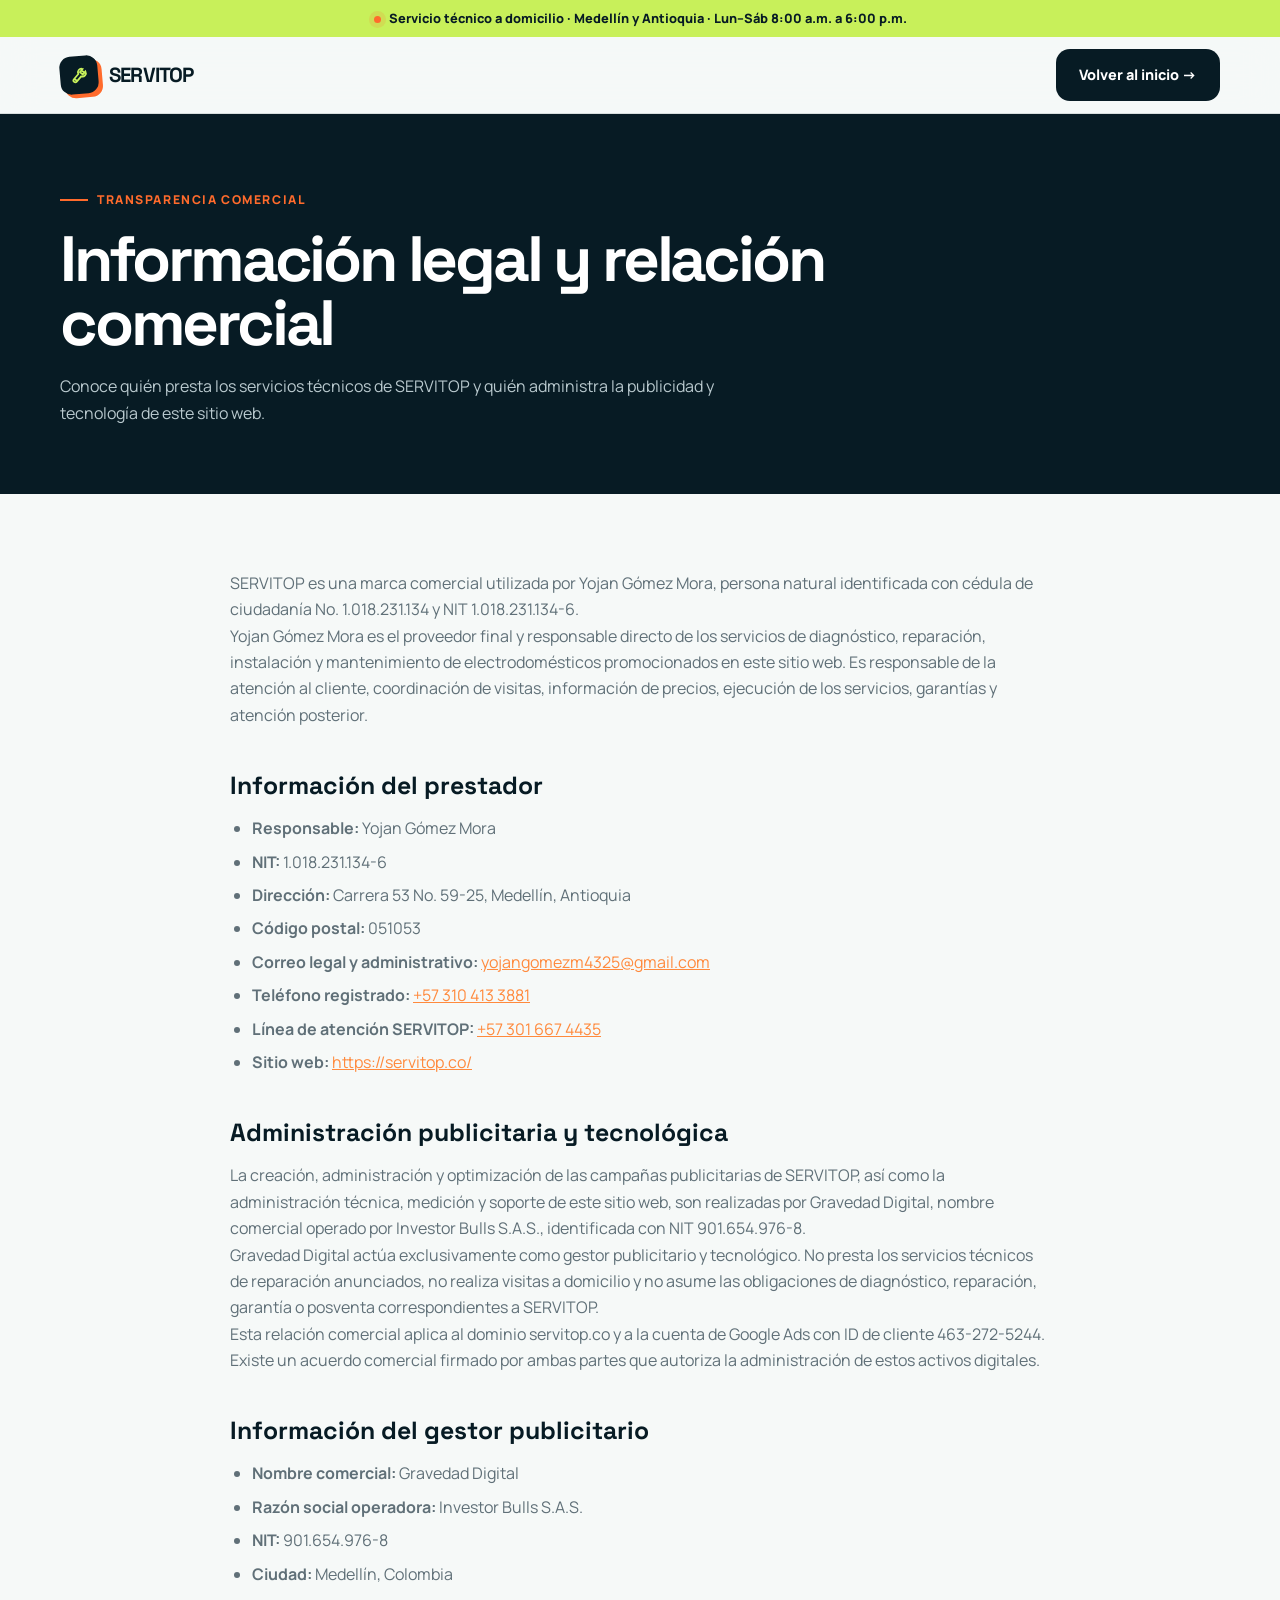
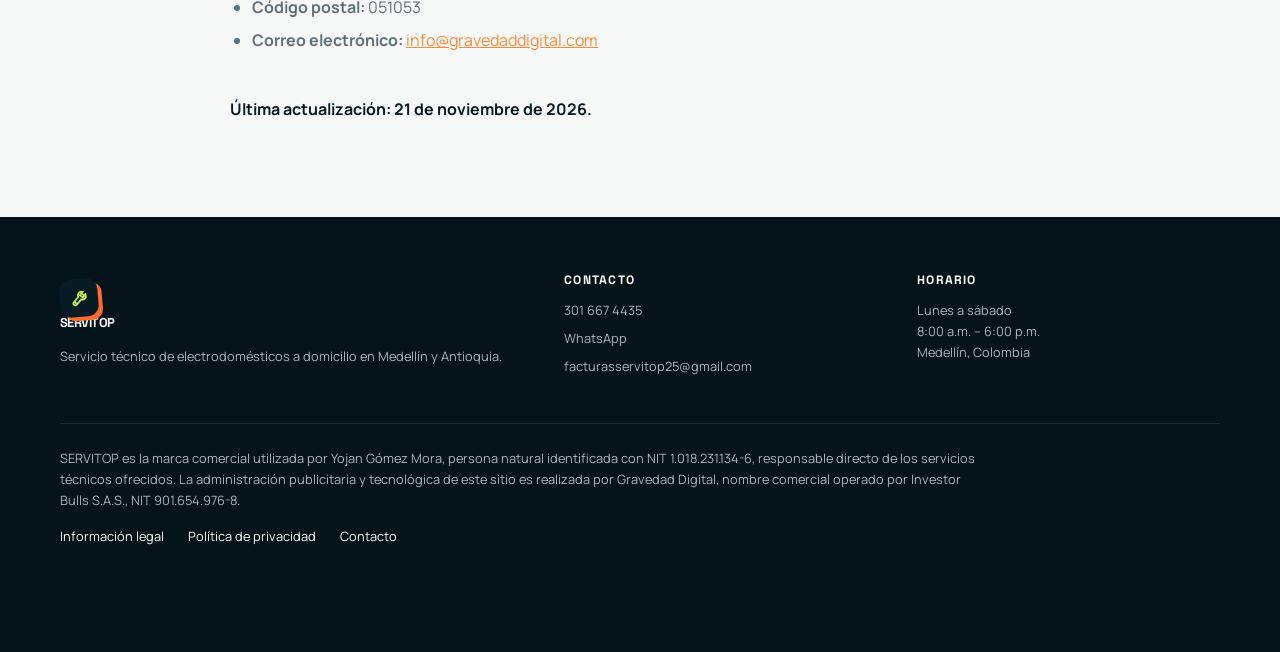
<file: informacion-legal/index.html>
<!DOCTYPE html>
<html lang="es">
<head>
  <script>(function(w,d,s,l,i){w[l]=w[l]||[];w[l].push({'gtm.start':new Date().getTime(),event:'gtm.js'});var f=d.getElementsByTagName(s)[0],j=d.createElement(s),dl=l!='dataLayer'?'&l='+l:'';j.async=true;j.src='https://www.googletagmanager.com/gtm.js?id='+i+dl;f.parentNode.insertBefore(j,f);})(window,document,'script','dataLayer','GTM-N87K73Q2');</script>
  <meta charset="UTF-8">
  <meta name="viewport" content="width=device-width,initial-scale=1">
  <title>Información legal y relación comercial | SERVITOP</title>
  <meta name="description" content="Información legal de SERVITOP, del responsable de los servicios técnicos y del gestor publicitario y tecnológico del sitio.">
  <meta name="robots" content="index, follow">
  <meta name="theme-color" content="#071b24">
  <link rel="canonical" href="https://servitop.co/informacion-legal/">
  <link rel="icon" href="../favicon.png">
  <link rel="apple-touch-icon" href="../apple-touch-icon.png">
  <link rel="preconnect" href="https://fonts.googleapis.com">
  <link rel="preconnect" href="https://fonts.gstatic.com" crossorigin>
  <link href="https://fonts.googleapis.com/css2?family=Manrope:wght@400;500;600;700;800&family=Space+Grotesk:wght@500;600;700&display=swap" rel="stylesheet">
  <link rel="stylesheet" href="../landing.css">
  <meta property="og:type" content="website">
  <meta property="og:title" content="Información legal y relación comercial | SERVITOP">
  <meta property="og:description" content="Información legal de SERVITOP y su relación con el gestor publicitario y tecnológico.">
  <meta property="og:url" content="https://servitop.co/informacion-legal/">
</head>
<body>
  <noscript><iframe src="https://www.googletagmanager.com/ns.html?id=GTM-N87K73Q2" height="0" width="0" style="display:none;visibility:hidden"></iframe></noscript>
  <div class="topline"><i></i>Servicio técnico a domicilio · Medellín y Antioquia · Lun–Sáb 8:00 a.m. a 6:00 p.m.</div>
  <nav class="nav" aria-label="Navegación principal"><div class="wrap nav-inner"><a class="brand" href="/"><span class="brand-mark"><svg viewBox="0 0 24 24" fill="none" stroke="currentColor" stroke-width="2"><path d="m14.7 6.3 3 3m-9.4 8.4-3-3m10.8-9.8-3.3 3.3 3 3 3.3-3.3a4 4 0 0 1-5.3 5.3l-5.6 5.6a2.1 2.1 0 0 1-3-3l5.6-5.6a4 4 0 0 1 5.3-5.3Z"/></svg></span>SERVITOP</a><a class="btn btn-dark" href="/">Volver al inicio →</a></div></nav>
  <main>
    <header class="legal-hero"><div class="wrap"><span class="eyebrow">Transparencia comercial</span><h1>Información legal y relación comercial</h1><p>Conoce quién presta los servicios técnicos de SERVITOP y quién administra la publicidad y tecnología de este sitio web.</p></div></header>
    <section class="legal-content"><article class="wrap legal-article">
      <p>SERVITOP es una marca comercial utilizada por Yojan Gómez Mora, persona natural identificada con cédula de ciudadanía No. 1.018.231.134 y NIT 1.018.231.134-6.</p>
      <p>Yojan Gómez Mora es el proveedor final y responsable directo de los servicios de diagnóstico, reparación, instalación y mantenimiento de electrodomésticos promocionados en este sitio web. Es responsable de la atención al cliente, coordinación de visitas, información de precios, ejecución de los servicios, garantías y atención posterior.</p>
      <h2>Información del prestador</h2>
      <ul>
        <li><strong>Responsable:</strong> Yojan Gómez Mora</li><li><strong>NIT:</strong> 1.018.231.134-6</li><li><strong>Dirección:</strong> Carrera 53 No. 59-25, Medellín, Antioquia</li><li><strong>Código postal:</strong> 051053</li><li><strong>Correo legal y administrativo:</strong> <a href="mailto:yojangomezm4325@gmail.com">yojangomezm4325@gmail.com</a></li><li><strong>Teléfono registrado:</strong> <a href="tel:+573104133881">+57 310 413 3881</a></li><li><strong>Línea de atención SERVITOP:</strong> <a href="tel:+573016674435">+57 301 667 4435</a></li><li><strong>Sitio web:</strong> <a href="https://servitop.co/">https://servitop.co/</a></li>
      </ul>
      <h2>Administración publicitaria y tecnológica</h2>
      <p>La creación, administración y optimización de las campañas publicitarias de SERVITOP, así como la administración técnica, medición y soporte de este sitio web, son realizadas por Gravedad Digital, nombre comercial operado por Investor Bulls S.A.S., identificada con NIT 901.654.976-8.</p>
      <p>Gravedad Digital actúa exclusivamente como gestor publicitario y tecnológico. No presta los servicios técnicos de reparación anunciados, no realiza visitas a domicilio y no asume las obligaciones de diagnóstico, reparación, garantía o posventa correspondientes a SERVITOP.</p>
      <p>Esta relación comercial aplica al dominio servitop.co y a la cuenta de Google Ads con ID de cliente 463-272-5244. Existe un acuerdo comercial firmado por ambas partes que autoriza la administración de estos activos digitales.</p>
      <h2>Información del gestor publicitario</h2>
      <ul>
        <li><strong>Nombre comercial:</strong> Gravedad Digital</li><li><strong>Razón social operadora:</strong> Investor Bulls S.A.S.</li><li><strong>NIT:</strong> 901.654.976-8</li><li><strong>Ciudad:</strong> Medellín, Colombia</li><li><strong>Código postal:</strong> 051053</li><li><strong>Correo electrónico:</strong> <a href="mailto:info@gravedaddigital.com">info@gravedaddigital.com</a></li>
      </ul>
      <p class="legal-updated">Última actualización: 21 de noviembre de 2026.</p>
    </article></section>
  </main>
  <footer class="footer"><div class="wrap"><div class="footer-grid"><div><a class="brand" href="/"><span class="brand-mark"><svg viewBox="0 0 24 24" fill="none" stroke="currentColor" stroke-width="2"><path d="m14.7 6.3 3 3m-9.4 8.4-3-3m10.8-9.8-3.3 3.3 3 3 3.3-3.3a4 4 0 0 1-5.3 5.3l-5.6 5.6a2.1 2.1 0 0 1-3-3l5.6-5.6a4 4 0 0 1 5.3-5.3Z"/></svg></span>SERVITOP</a><p>Servicio técnico de electrodomésticos a domicilio en Medellín y Antioquia.</p></div><div><h3>CONTACTO</h3><a href="tel:+573016674435">301 667 4435</a><a href="https://wa.me/573016674435" target="_blank" rel="noopener">WhatsApp</a><a href="mailto:facturasservitop25@gmail.com">facturasservitop25@gmail.com</a></div><div><h3>HORARIO</h3><p>Lunes a sábado<br>8:00 a.m. – 6:00 p.m.<br>Medellín, Colombia</p></div></div><div class="footer-legal"><p>SERVITOP es la marca comercial utilizada por Yojan Gómez Mora, persona natural identificada con NIT 1.018.231.134-6, responsable directo de los servicios técnicos ofrecidos. La administración publicitaria y tecnológica de este sitio es realizada por Gravedad Digital, nombre comercial operado por Investor Bulls S.A.S., NIT 901.654.976-8.</p><nav aria-label="Enlaces legales"><a href="/informacion-legal/">Información legal</a><a href="/politica-de-privacidad/">Política de privacidad</a><a href="/#contacto">Contacto</a></nav></div></div></footer>
</body>
</html>
</file>
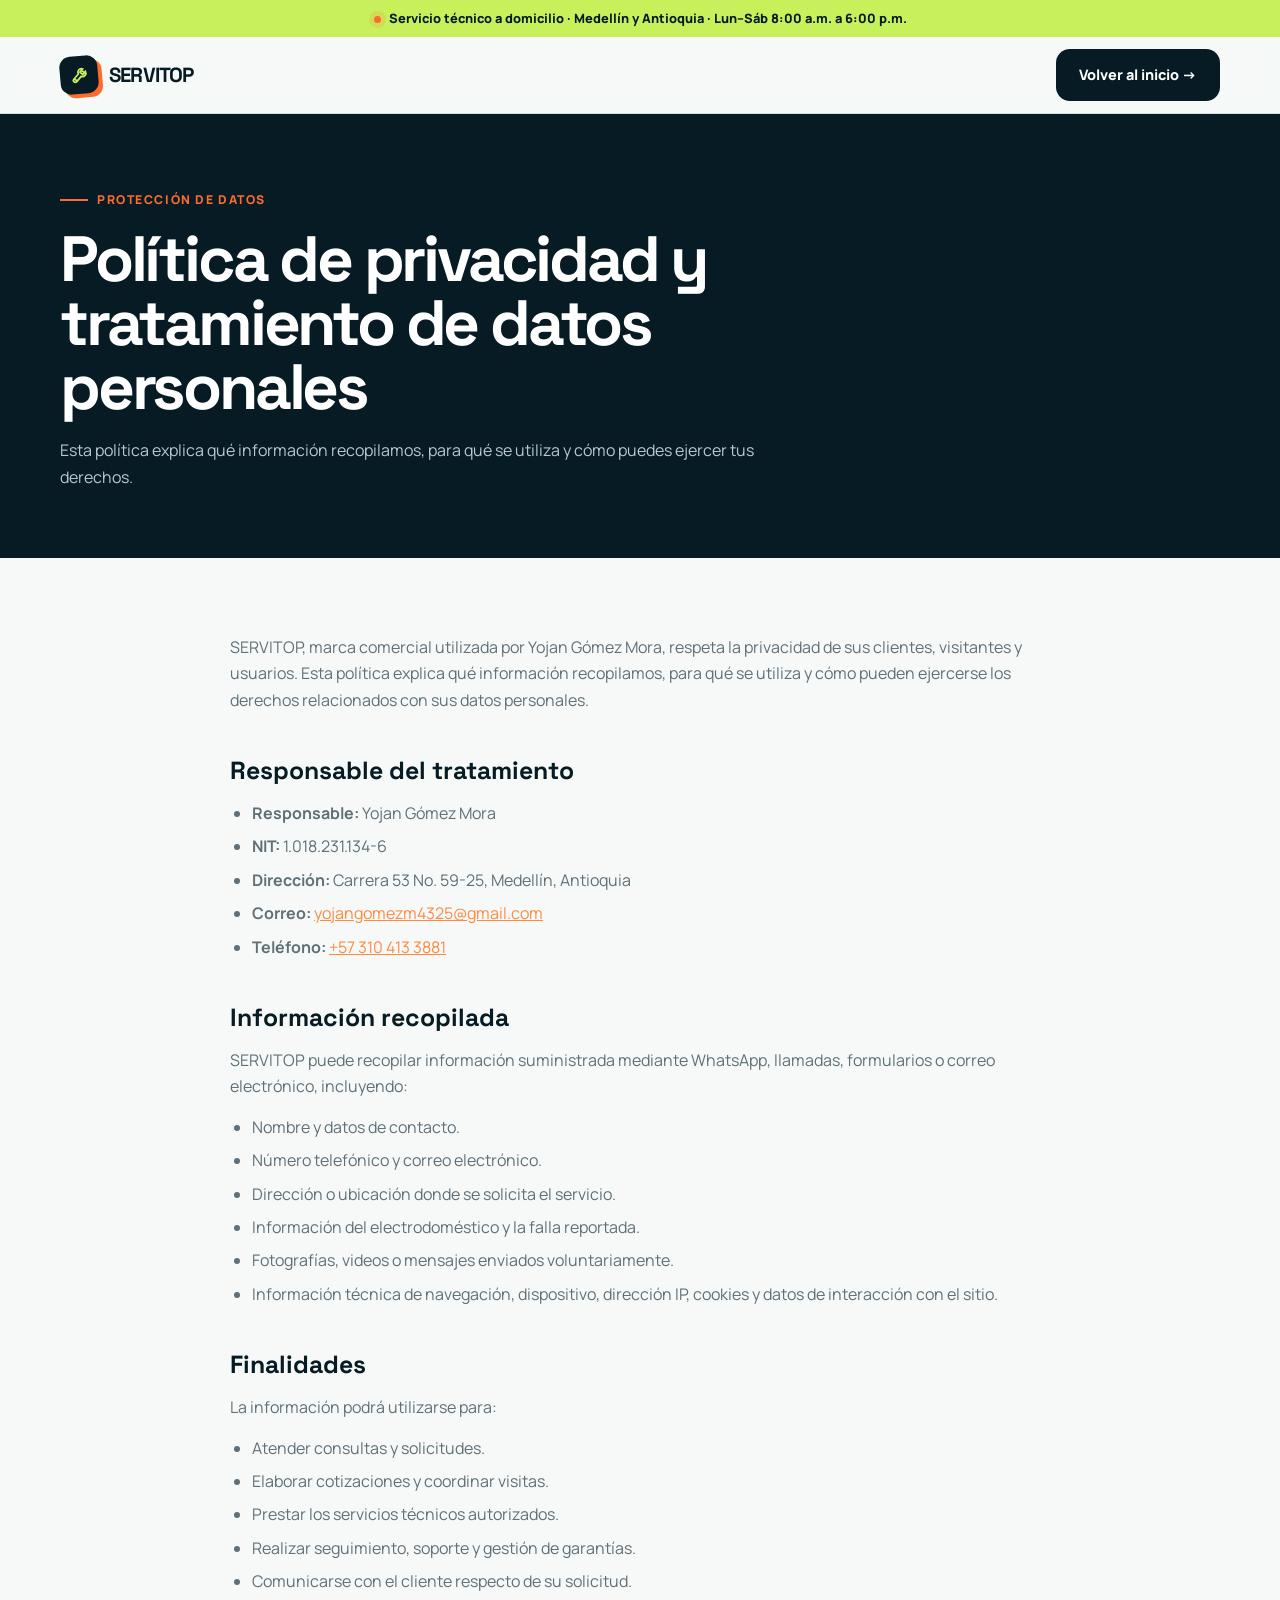
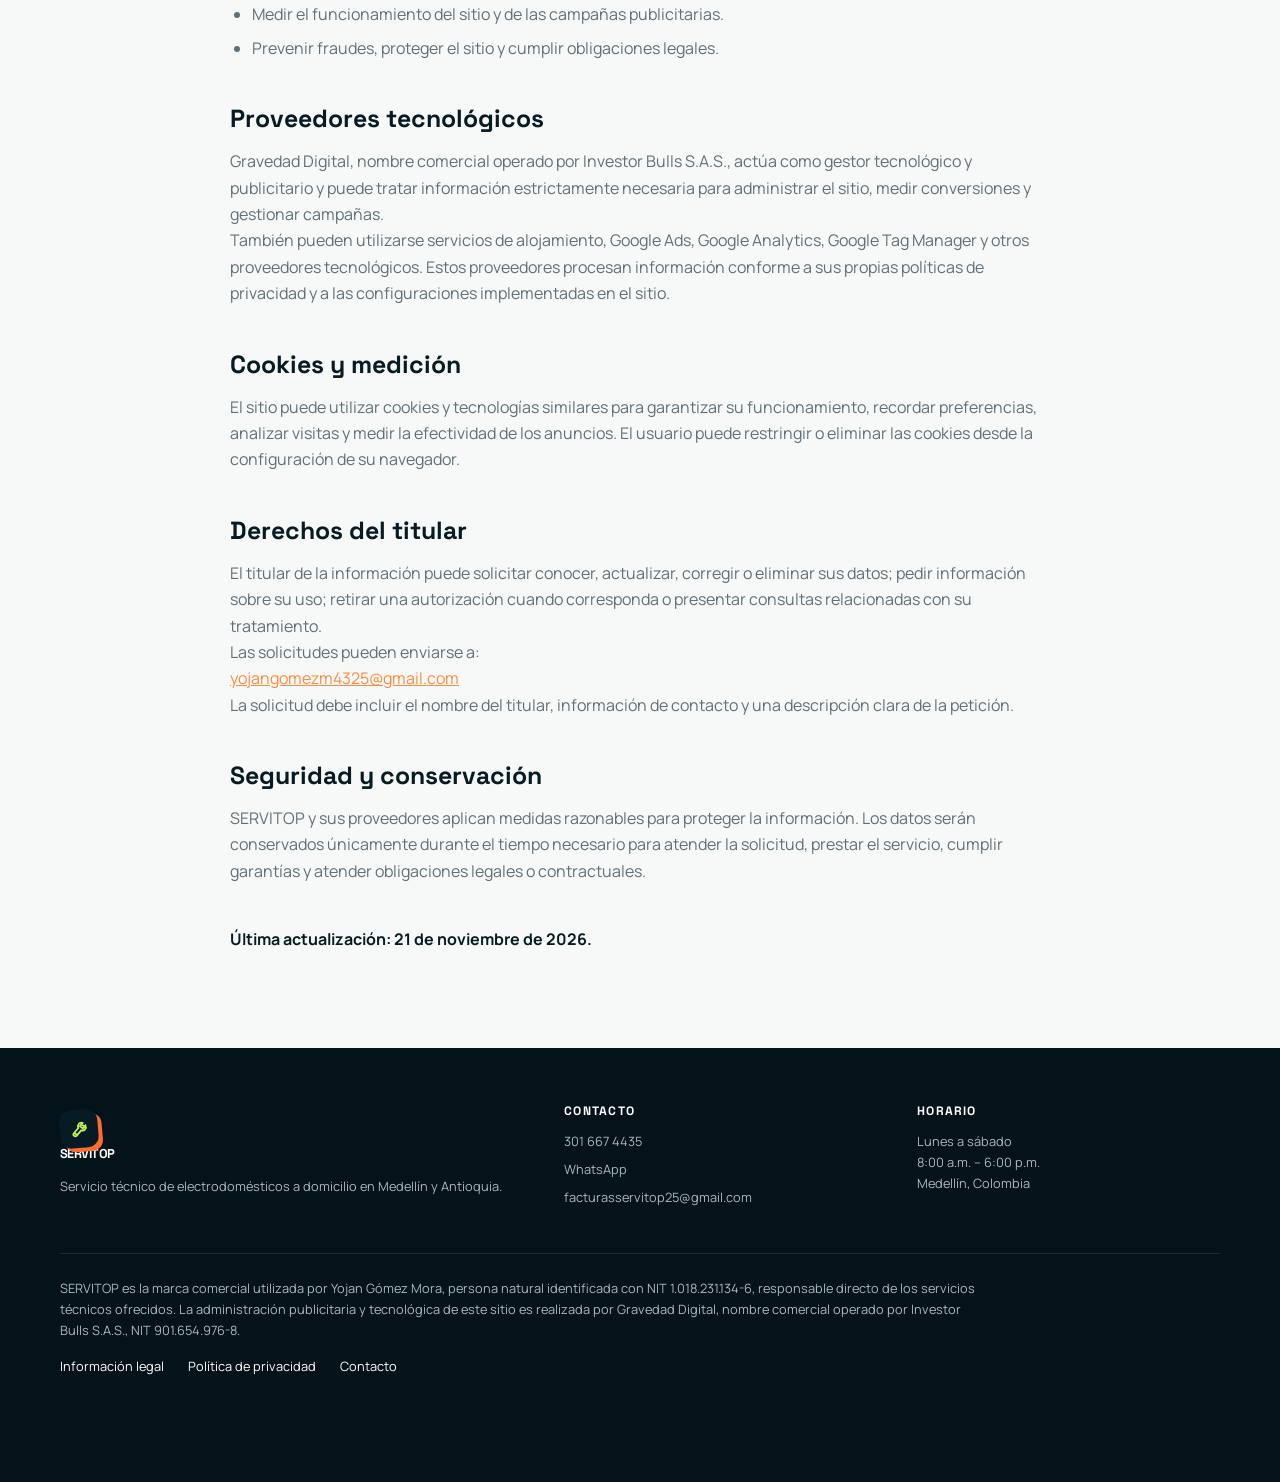
<file: politica-de-privacidad/index.html>
<!DOCTYPE html>
<html lang="es">
<head>
  <script>(function(w,d,s,l,i){w[l]=w[l]||[];w[l].push({'gtm.start':new Date().getTime(),event:'gtm.js'});var f=d.getElementsByTagName(s)[0],j=d.createElement(s),dl=l!='dataLayer'?'&l='+l:'';j.async=true;j.src='https://www.googletagmanager.com/gtm.js?id='+i+dl;f.parentNode.insertBefore(j,f);})(window,document,'script','dataLayer','GTM-N87K73Q2');</script>
  <meta charset="UTF-8">
  <meta name="viewport" content="width=device-width,initial-scale=1">
  <title>Política de privacidad y tratamiento de datos | SERVITOP</title>
  <meta name="description" content="Política de privacidad y tratamiento de datos personales de SERVITOP: información recopilada, finalidades, cookies y derechos del titular.">
  <meta name="robots" content="index, follow">
  <meta name="theme-color" content="#071b24">
  <link rel="canonical" href="https://servitop.co/politica-de-privacidad/">
  <link rel="icon" href="../favicon.png">
  <link rel="apple-touch-icon" href="../apple-touch-icon.png">
  <link rel="preconnect" href="https://fonts.googleapis.com">
  <link rel="preconnect" href="https://fonts.gstatic.com" crossorigin>
  <link href="https://fonts.googleapis.com/css2?family=Manrope:wght@400;500;600;700;800&family=Space+Grotesk:wght@500;600;700&display=swap" rel="stylesheet">
  <link rel="stylesheet" href="../landing.css">
  <meta property="og:type" content="website"><meta property="og:title" content="Política de privacidad y tratamiento de datos | SERVITOP"><meta property="og:description" content="Conoce cómo SERVITOP recopila, utiliza y protege los datos personales."><meta property="og:url" content="https://servitop.co/politica-de-privacidad/">
</head>
<body>
  <noscript><iframe src="https://www.googletagmanager.com/ns.html?id=GTM-N87K73Q2" height="0" width="0" style="display:none;visibility:hidden"></iframe></noscript>
  <div class="topline"><i></i>Servicio técnico a domicilio · Medellín y Antioquia · Lun–Sáb 8:00 a.m. a 6:00 p.m.</div>
  <nav class="nav" aria-label="Navegación principal"><div class="wrap nav-inner"><a class="brand" href="/"><span class="brand-mark"><svg viewBox="0 0 24 24" fill="none" stroke="currentColor" stroke-width="2"><path d="m14.7 6.3 3 3m-9.4 8.4-3-3m10.8-9.8-3.3 3.3 3 3 3.3-3.3a4 4 0 0 1-5.3 5.3l-5.6 5.6a2.1 2.1 0 0 1-3-3l5.6-5.6a4 4 0 0 1 5.3-5.3Z"/></svg></span>SERVITOP</a><a class="btn btn-dark" href="/">Volver al inicio →</a></div></nav>
  <main>
    <header class="legal-hero"><div class="wrap"><span class="eyebrow">Protección de datos</span><h1>Política de privacidad y tratamiento de datos personales</h1><p>Esta política explica qué información recopilamos, para qué se utiliza y cómo puedes ejercer tus derechos.</p></div></header>
    <section class="legal-content"><article class="wrap legal-article">
      <p>SERVITOP, marca comercial utilizada por Yojan Gómez Mora, respeta la privacidad de sus clientes, visitantes y usuarios. Esta política explica qué información recopilamos, para qué se utiliza y cómo pueden ejercerse los derechos relacionados con sus datos personales.</p>
      <h2>Responsable del tratamiento</h2>
      <ul><li><strong>Responsable:</strong> Yojan Gómez Mora</li><li><strong>NIT:</strong> 1.018.231.134-6</li><li><strong>Dirección:</strong> Carrera 53 No. 59-25, Medellín, Antioquia</li><li><strong>Correo:</strong> <a href="mailto:yojangomezm4325@gmail.com">yojangomezm4325@gmail.com</a></li><li><strong>Teléfono:</strong> <a href="tel:+573104133881">+57 310 413 3881</a></li></ul>
      <h2>Información recopilada</h2>
      <p>SERVITOP puede recopilar información suministrada mediante WhatsApp, llamadas, formularios o correo electrónico, incluyendo:</p>
      <ul><li>Nombre y datos de contacto.</li><li>Número telefónico y correo electrónico.</li><li>Dirección o ubicación donde se solicita el servicio.</li><li>Información del electrodoméstico y la falla reportada.</li><li>Fotografías, videos o mensajes enviados voluntariamente.</li><li>Información técnica de navegación, dispositivo, dirección IP, cookies y datos de interacción con el sitio.</li></ul>
      <h2>Finalidades</h2>
      <p>La información podrá utilizarse para:</p>
      <ul><li>Atender consultas y solicitudes.</li><li>Elaborar cotizaciones y coordinar visitas.</li><li>Prestar los servicios técnicos autorizados.</li><li>Realizar seguimiento, soporte y gestión de garantías.</li><li>Comunicarse con el cliente respecto de su solicitud.</li><li>Medir el funcionamiento del sitio y de las campañas publicitarias.</li><li>Prevenir fraudes, proteger el sitio y cumplir obligaciones legales.</li></ul>
      <h2>Proveedores tecnológicos</h2>
      <p>Gravedad Digital, nombre comercial operado por Investor Bulls S.A.S., actúa como gestor tecnológico y publicitario y puede tratar información estrictamente necesaria para administrar el sitio, medir conversiones y gestionar campañas.</p>
      <p>También pueden utilizarse servicios de alojamiento, Google Ads, Google Analytics, Google Tag Manager y otros proveedores tecnológicos. Estos proveedores procesan información conforme a sus propias políticas de privacidad y a las configuraciones implementadas en el sitio.</p>
      <h2>Cookies y medición</h2>
      <p>El sitio puede utilizar cookies y tecnologías similares para garantizar su funcionamiento, recordar preferencias, analizar visitas y medir la efectividad de los anuncios. El usuario puede restringir o eliminar las cookies desde la configuración de su navegador.</p>
      <h2>Derechos del titular</h2>
      <p>El titular de la información puede solicitar conocer, actualizar, corregir o eliminar sus datos; pedir información sobre su uso; retirar una autorización cuando corresponda o presentar consultas relacionadas con su tratamiento.</p>
      <p>Las solicitudes pueden enviarse a:</p><p><a href="mailto:yojangomezm4325@gmail.com">yojangomezm4325@gmail.com</a></p>
      <p>La solicitud debe incluir el nombre del titular, información de contacto y una descripción clara de la petición.</p>
      <h2>Seguridad y conservación</h2>
      <p>SERVITOP y sus proveedores aplican medidas razonables para proteger la información. Los datos serán conservados únicamente durante el tiempo necesario para atender la solicitud, prestar el servicio, cumplir garantías y atender obligaciones legales o contractuales.</p>
      <p class="legal-updated">Última actualización: 21 de noviembre de 2026.</p>
    </article></section>
  </main>
  <footer class="footer"><div class="wrap"><div class="footer-grid"><div><a class="brand" href="/"><span class="brand-mark"><svg viewBox="0 0 24 24" fill="none" stroke="currentColor" stroke-width="2"><path d="m14.7 6.3 3 3m-9.4 8.4-3-3m10.8-9.8-3.3 3.3 3 3 3.3-3.3a4 4 0 0 1-5.3 5.3l-5.6 5.6a2.1 2.1 0 0 1-3-3l5.6-5.6a4 4 0 0 1 5.3-5.3Z"/></svg></span>SERVITOP</a><p>Servicio técnico de electrodomésticos a domicilio en Medellín y Antioquia.</p></div><div><h3>CONTACTO</h3><a href="tel:+573016674435">301 667 4435</a><a href="https://wa.me/573016674435" target="_blank" rel="noopener">WhatsApp</a><a href="mailto:facturasservitop25@gmail.com">facturasservitop25@gmail.com</a></div><div><h3>HORARIO</h3><p>Lunes a sábado<br>8:00 a.m. – 6:00 p.m.<br>Medellín, Colombia</p></div></div><div class="footer-legal"><p>SERVITOP es la marca comercial utilizada por Yojan Gómez Mora, persona natural identificada con NIT 1.018.231.134-6, responsable directo de los servicios técnicos ofrecidos. La administración publicitaria y tecnológica de este sitio es realizada por Gravedad Digital, nombre comercial operado por Investor Bulls S.A.S., NIT 901.654.976-8.</p><nav aria-label="Enlaces legales"><a href="/informacion-legal/">Información legal</a><a href="/politica-de-privacidad/">Política de privacidad</a><a href="/#contacto">Contacto</a></nav></div></div></footer>
</body>
</html>
</file>
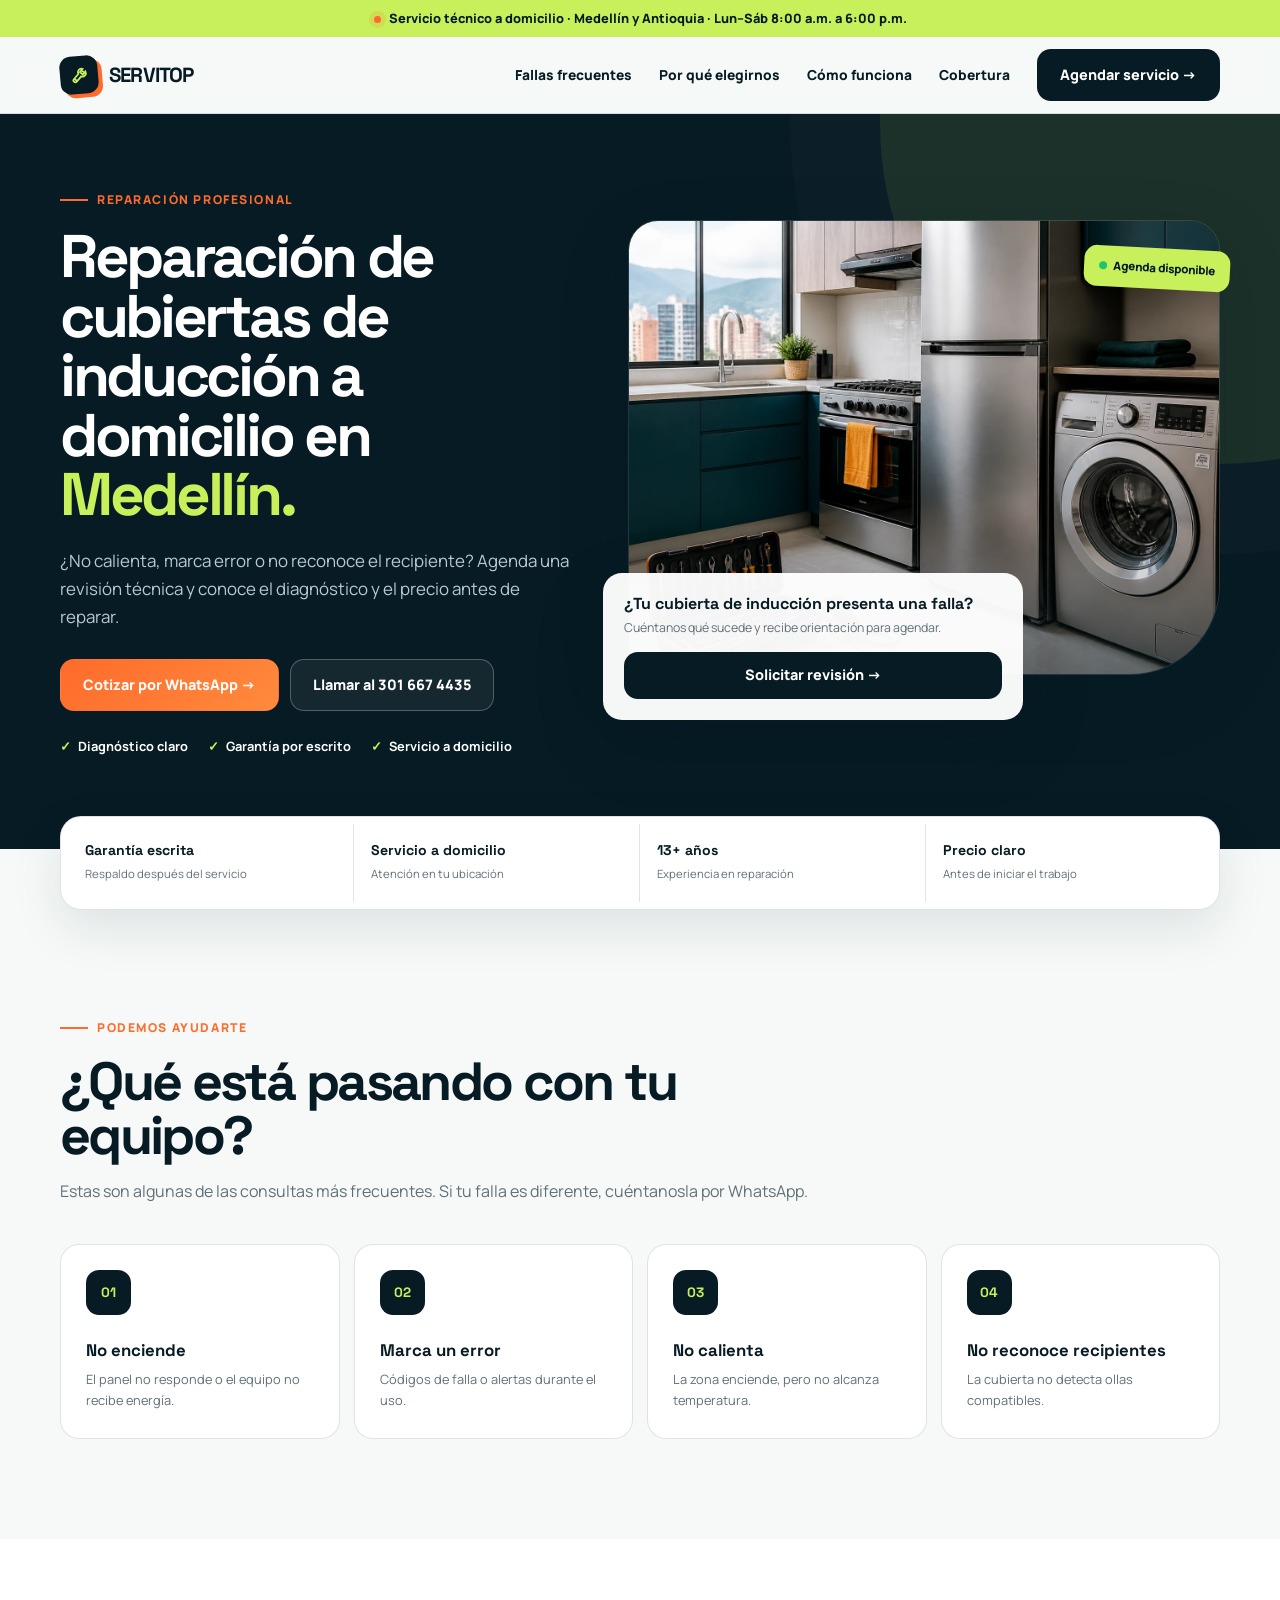
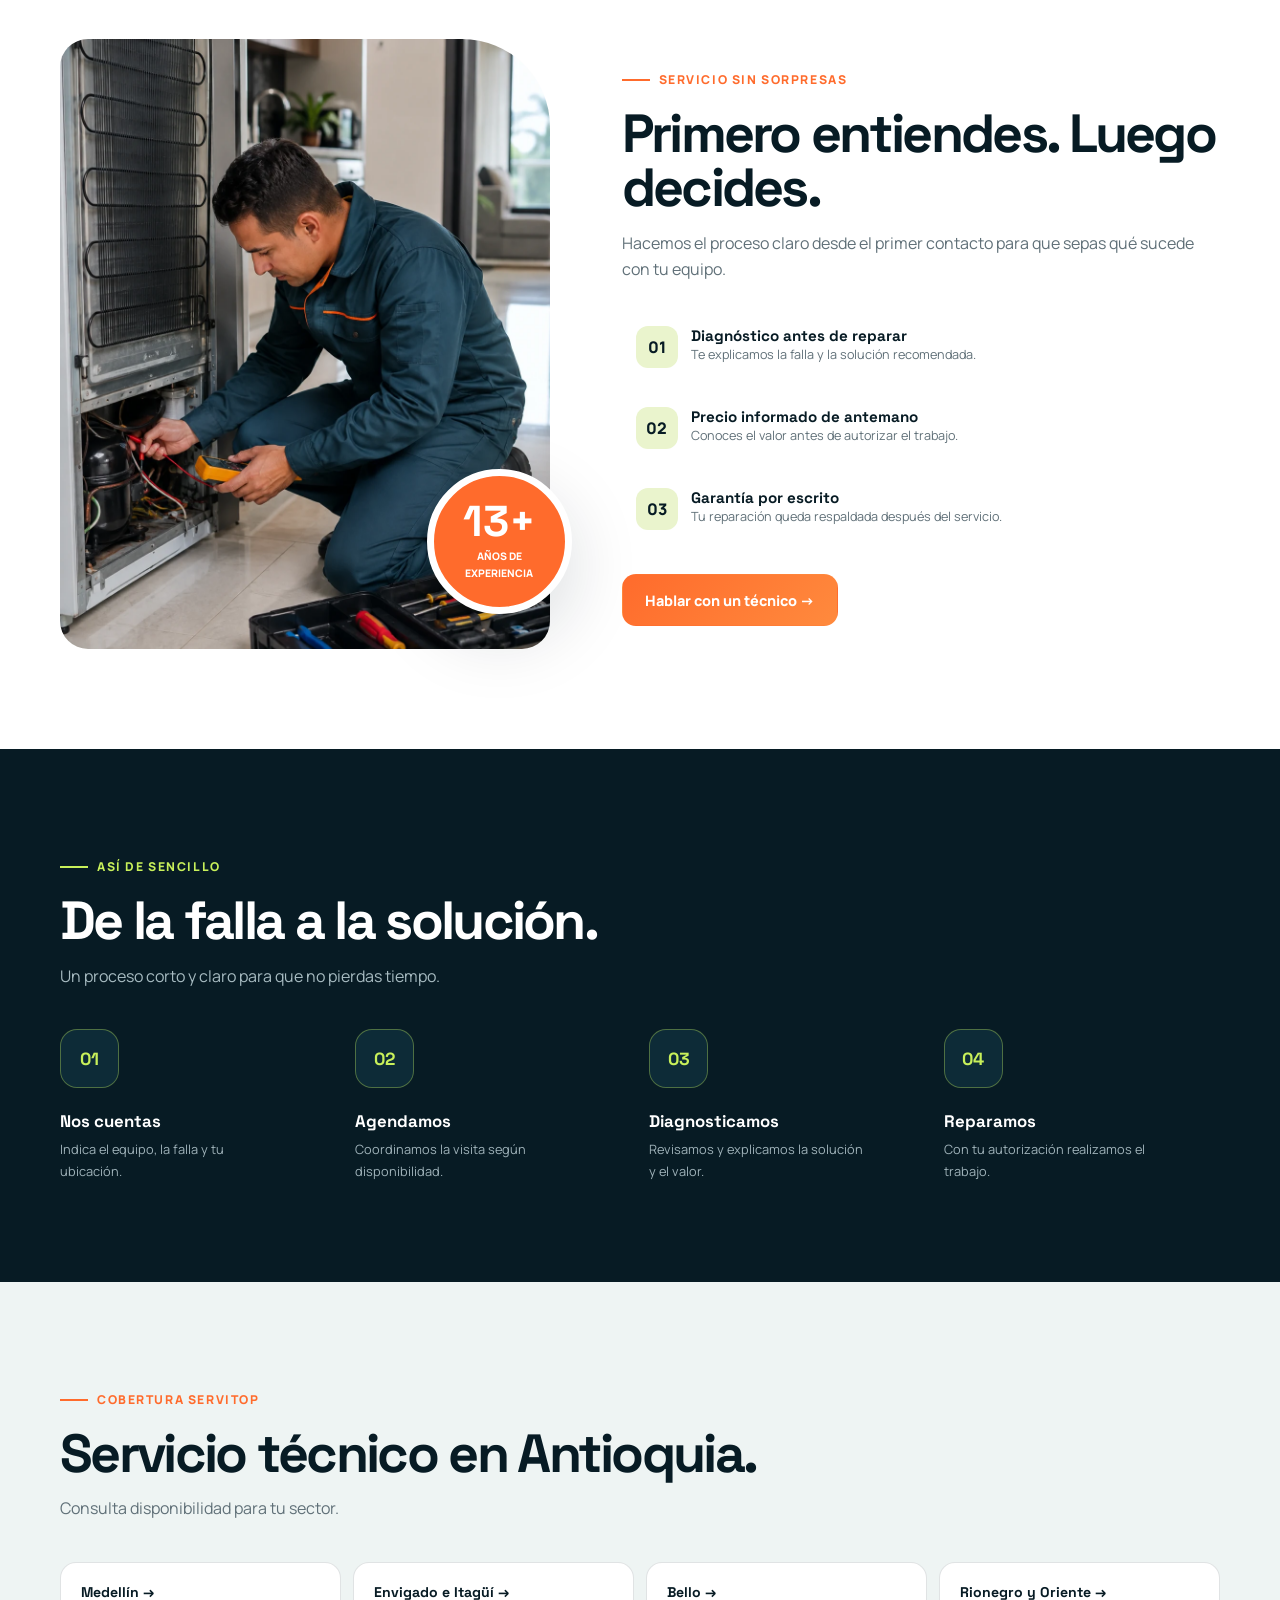
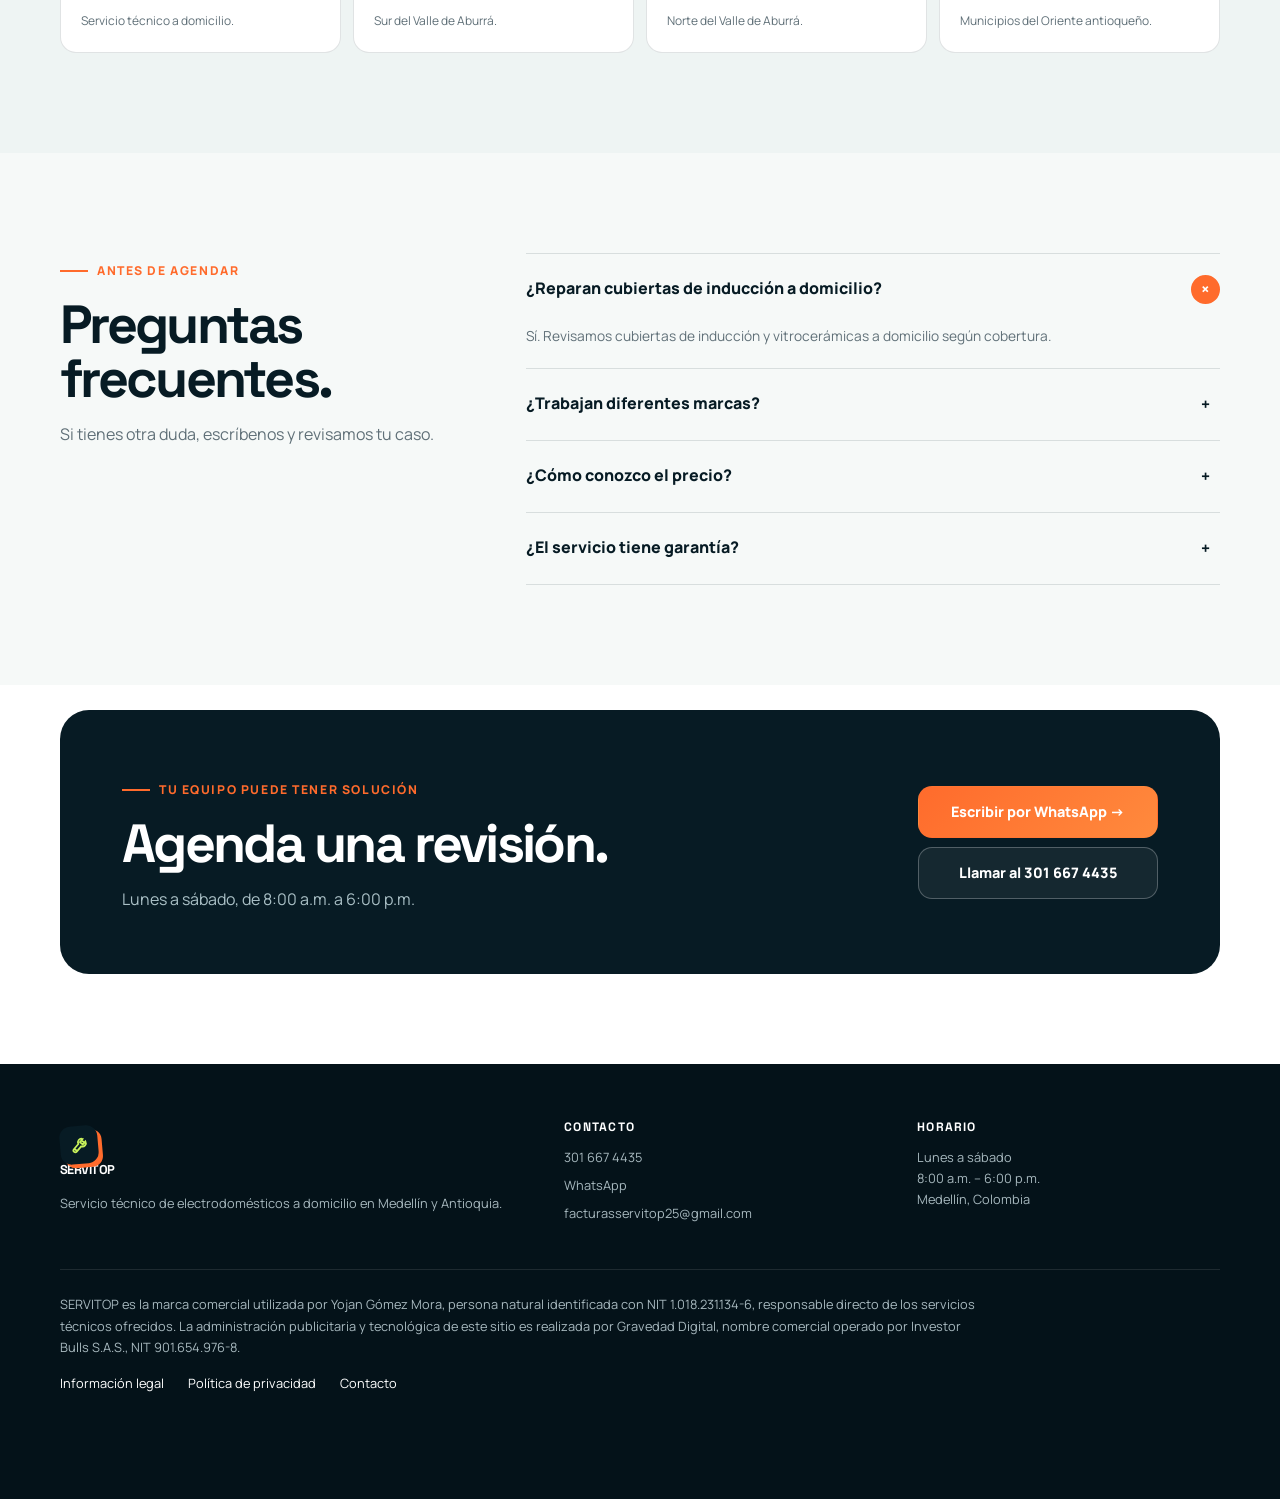
<file: reparacion-cubiertas-induccion-medellin.html>
<!DOCTYPE html>
<html lang="es"><head>
<script>(function(w,d,s,l,i){w[l]=w[l]||[];w[l].push({'gtm.start':new Date().getTime(),event:'gtm.js'});var f=d.getElementsByTagName(s)[0],j=d.createElement(s),dl=l!='dataLayer'?'&l='+l:'';j.async=true;j.src='https://www.googletagmanager.com/gtm.js?id='+i+dl;f.parentNode.insertBefore(j,f);})(window,document,'script','dataLayer','GTM-N87K73Q2');</script>
<meta charset="UTF-8"><meta name="viewport" content="width=device-width,initial-scale=1">
<title>Reparación de Cubiertas de Inducción en Medellín | SERVITOP</title><meta name="description" content="Servicio técnico de cubiertas de inducción y vitrocerámicas a domicilio en Medellín. Diagnóstico claro y garantía por escrito. ☎ 301 667 4435"><meta name="robots" content="index, follow"><meta name="theme-color" content="#071b24"><link rel="canonical" href="https://servitop.co/reparacion-cubiertas-induccion-medellin.html">
<link rel="icon" href="favicon.png"><link rel="apple-touch-icon" href="apple-touch-icon.png"><link rel="preconnect" href="https://fonts.googleapis.com"><link rel="preconnect" href="https://fonts.gstatic.com" crossorigin><link href="https://fonts.googleapis.com/css2?family=Manrope:wght@400;500;600;700;800&family=Space+Grotesk:wght@500;600;700&display=swap" rel="stylesheet"><link rel="stylesheet" href="landing.css">
<meta property="og:type" content="website"><meta property="og:title" content="Reparación de Cubiertas de Inducción en Medellín | SERVITOP"><meta property="og:description" content="Servicio técnico de cubiertas de inducción y vitrocerámicas a domicilio en Medellín. Diagnóstico claro y garantía por escrito. ☎ 301 667 4435"><meta property="og:url" content="https://servitop.co/reparacion-cubiertas-induccion-medellin.html">
<script type="application/ld+json">{"@context":"https://schema.org","@type":"Service","name":"Cubiertas de inducción","provider":{"@type":"HomeAndConstructionBusiness","name":"SERVITOP","telephone":"+573016674435","url":"https://servitop.co/"},"areaServed":{"@type":"AdministrativeArea","name":"Antioquia"}}</script>
</head><body data-page="cubiertas">
<noscript><iframe src="https://www.googletagmanager.com/ns.html?id=GTM-N87K73Q2" height="0" width="0" style="display:none;visibility:hidden"></iframe></noscript>
<div class="topline"><i></i>Servicio técnico a domicilio · Medellín y Antioquia · Lun–Sáb 8:00 a.m. a 6:00 p.m.</div><nav class="nav" id="siteNav"></nav>
<main><header class="hero"><div class="wrap hero-grid"><div><span class="eyebrow">Reparación profesional</span><h1>Reparación de cubiertas de inducción a domicilio en <em>Medellín.</em></h1><p class="hero-lead">¿No calienta, marca error o no reconoce el recipiente? Agenda una revisión técnica y conoce el diagnóstico y el precio antes de reparar.</p><div class="actions"><a class="btn btn-orange track" data-cta="hero_whatsapp" href="https://wa.me/573016674435?text=Hola%20SERVITOP%2C%20necesito%20servicio%20t%C3%A9cnico%20para%20Cubiertas%20de%20inducci%C3%B3n" target="_blank" rel="noopener">Cotizar por WhatsApp →</a><a class="btn btn-outline track" data-cta="hero_phone" href="tel:+573016674435">Llamar al 301 667 4435</a></div><div class="proof"><span>Diagnóstico claro</span><span>Garantía por escrito</span><span>Servicio a domicilio</span></div></div><div class="hero-media" id="heroMedia"></div></div></header><div class="trustbar" id="trustbar"></div><div id="content"></div></main>
<footer class="footer" id="siteFooter"></footer><div class="mobile-cta" id="mobileCta"></div><script src="landing.js"></script></body></html>
</file>
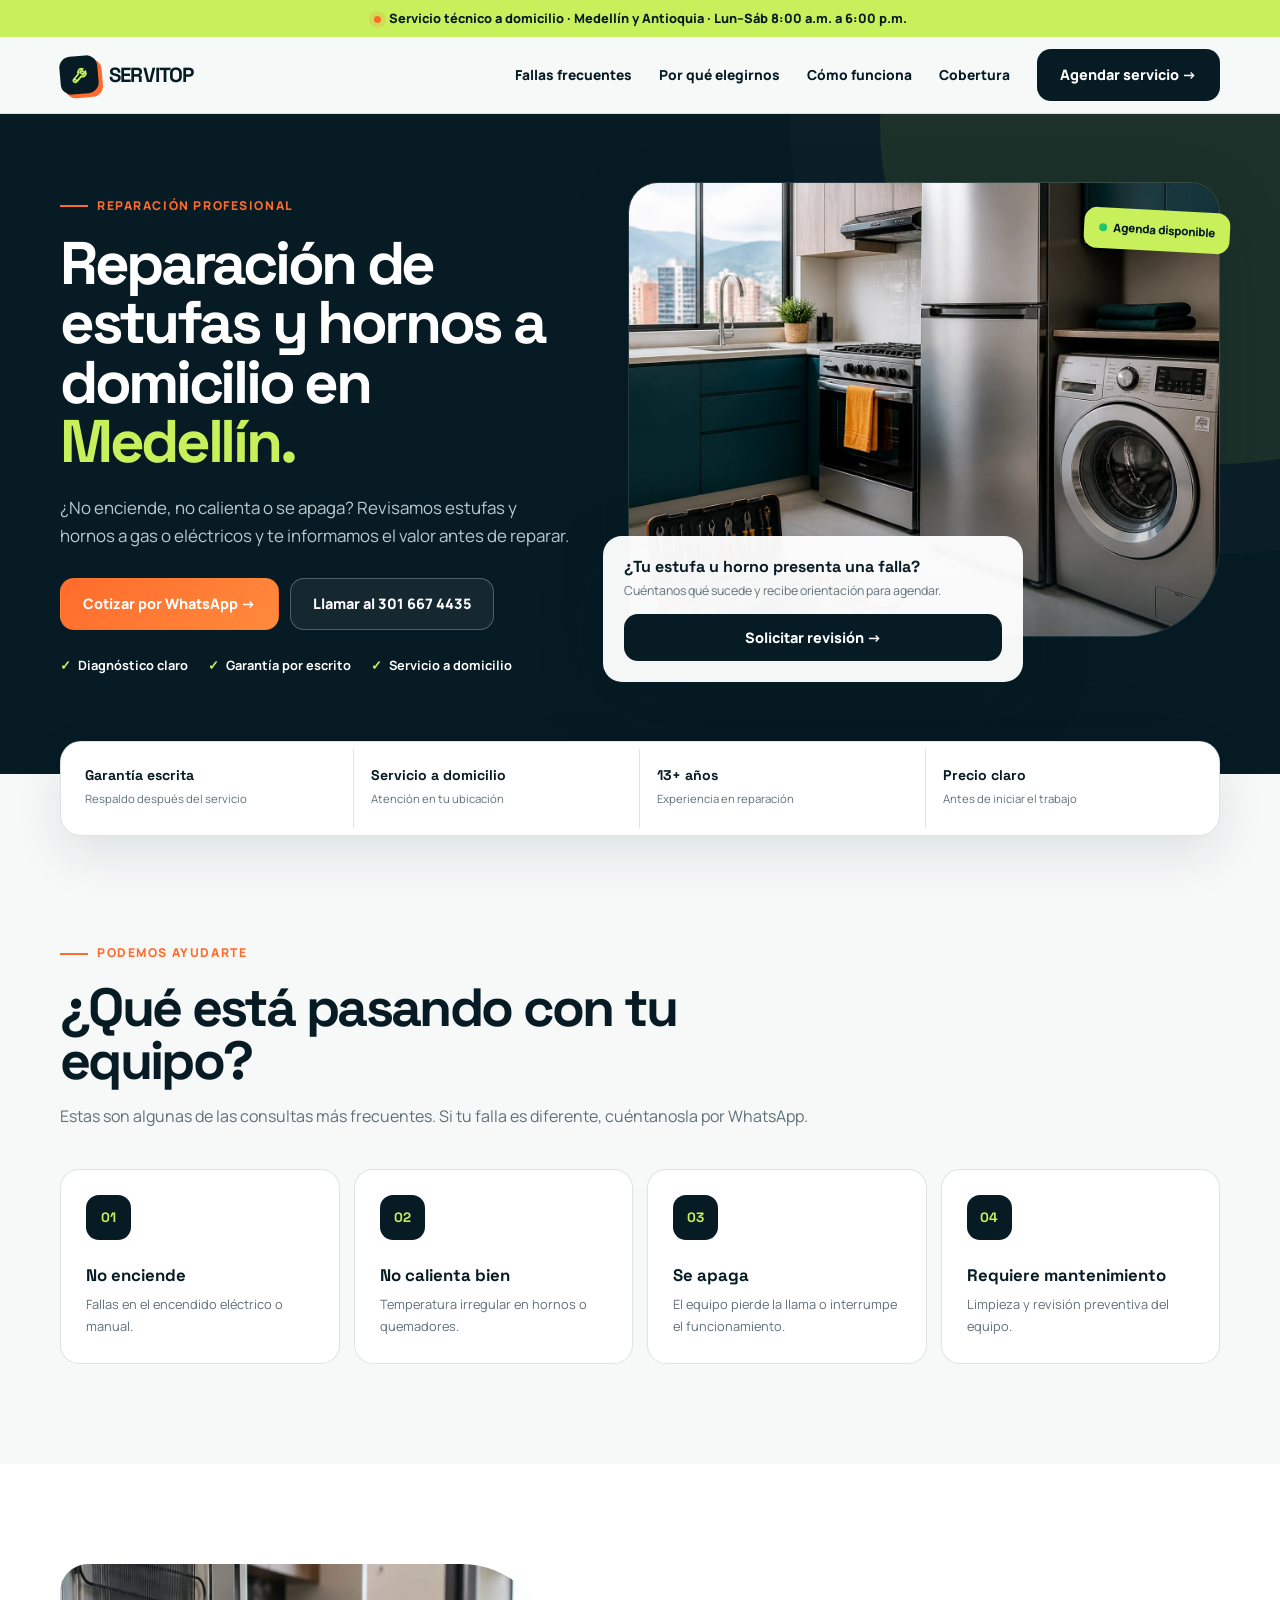
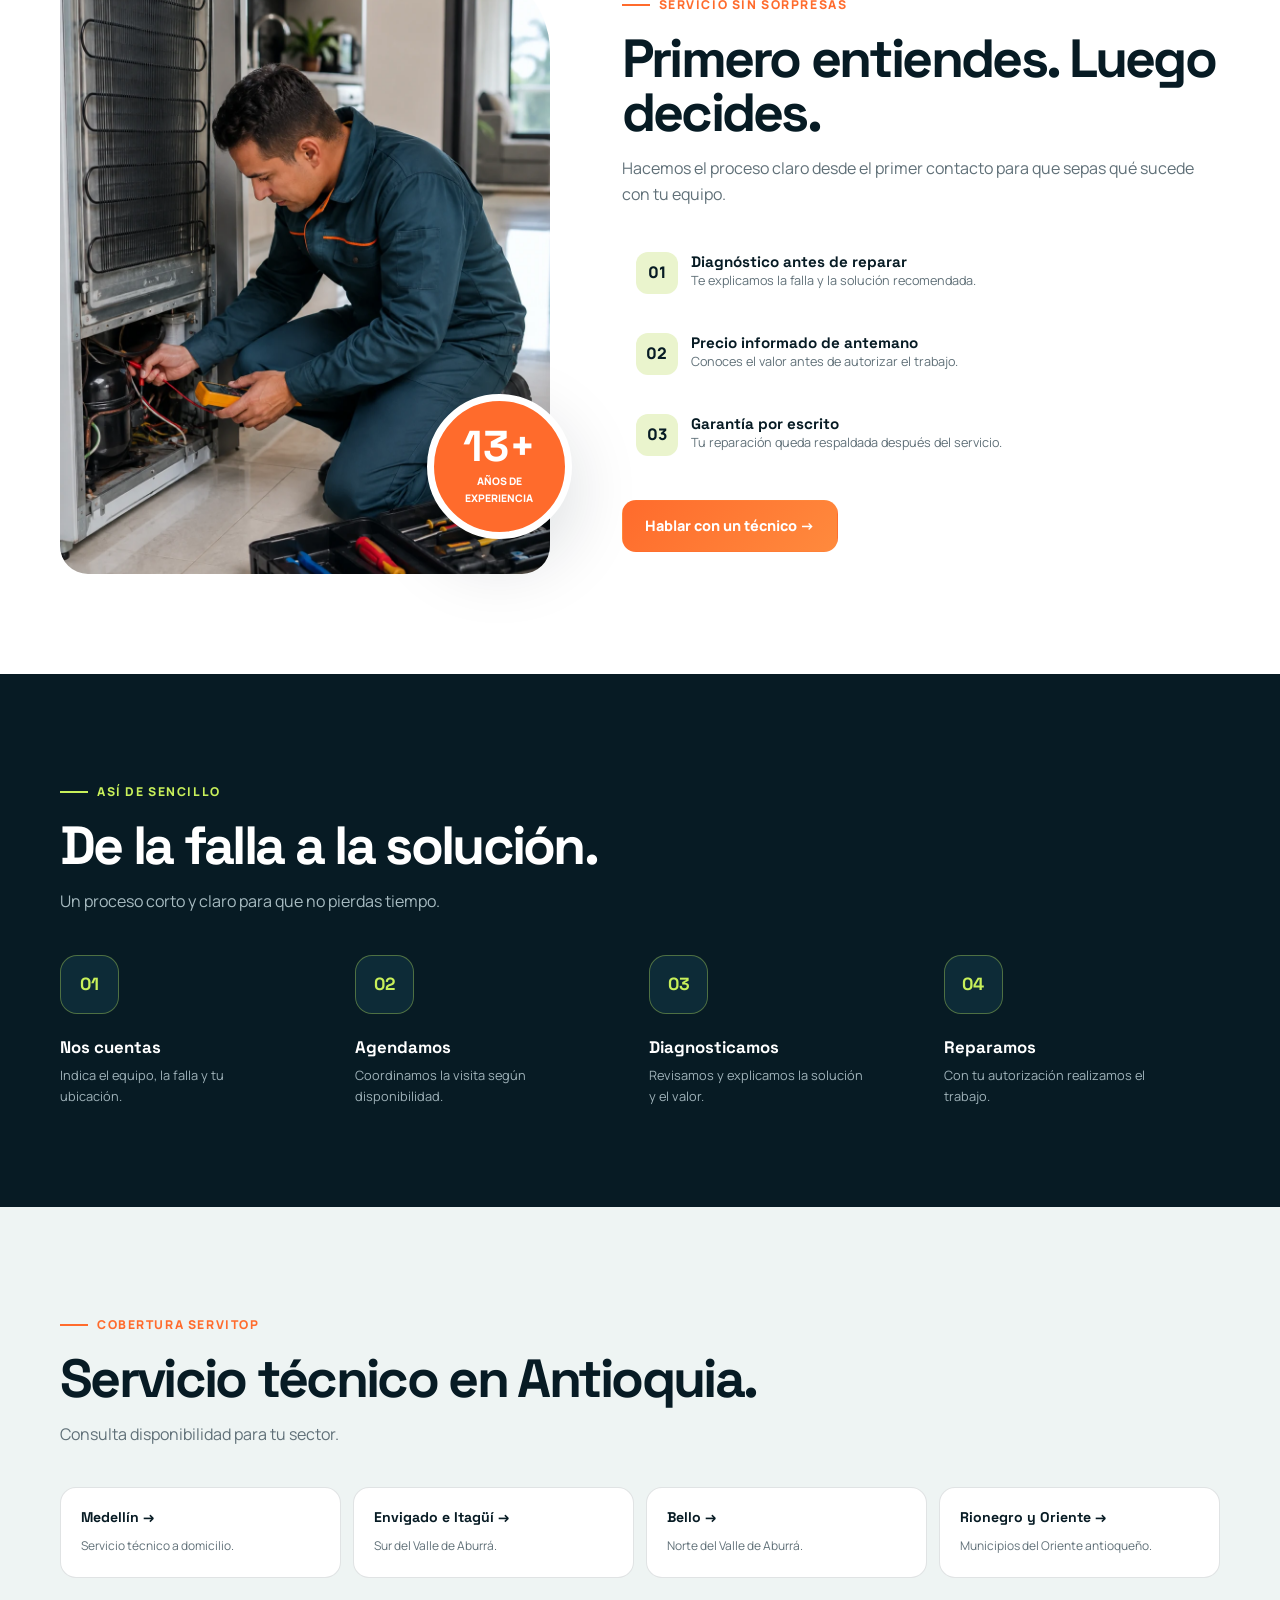
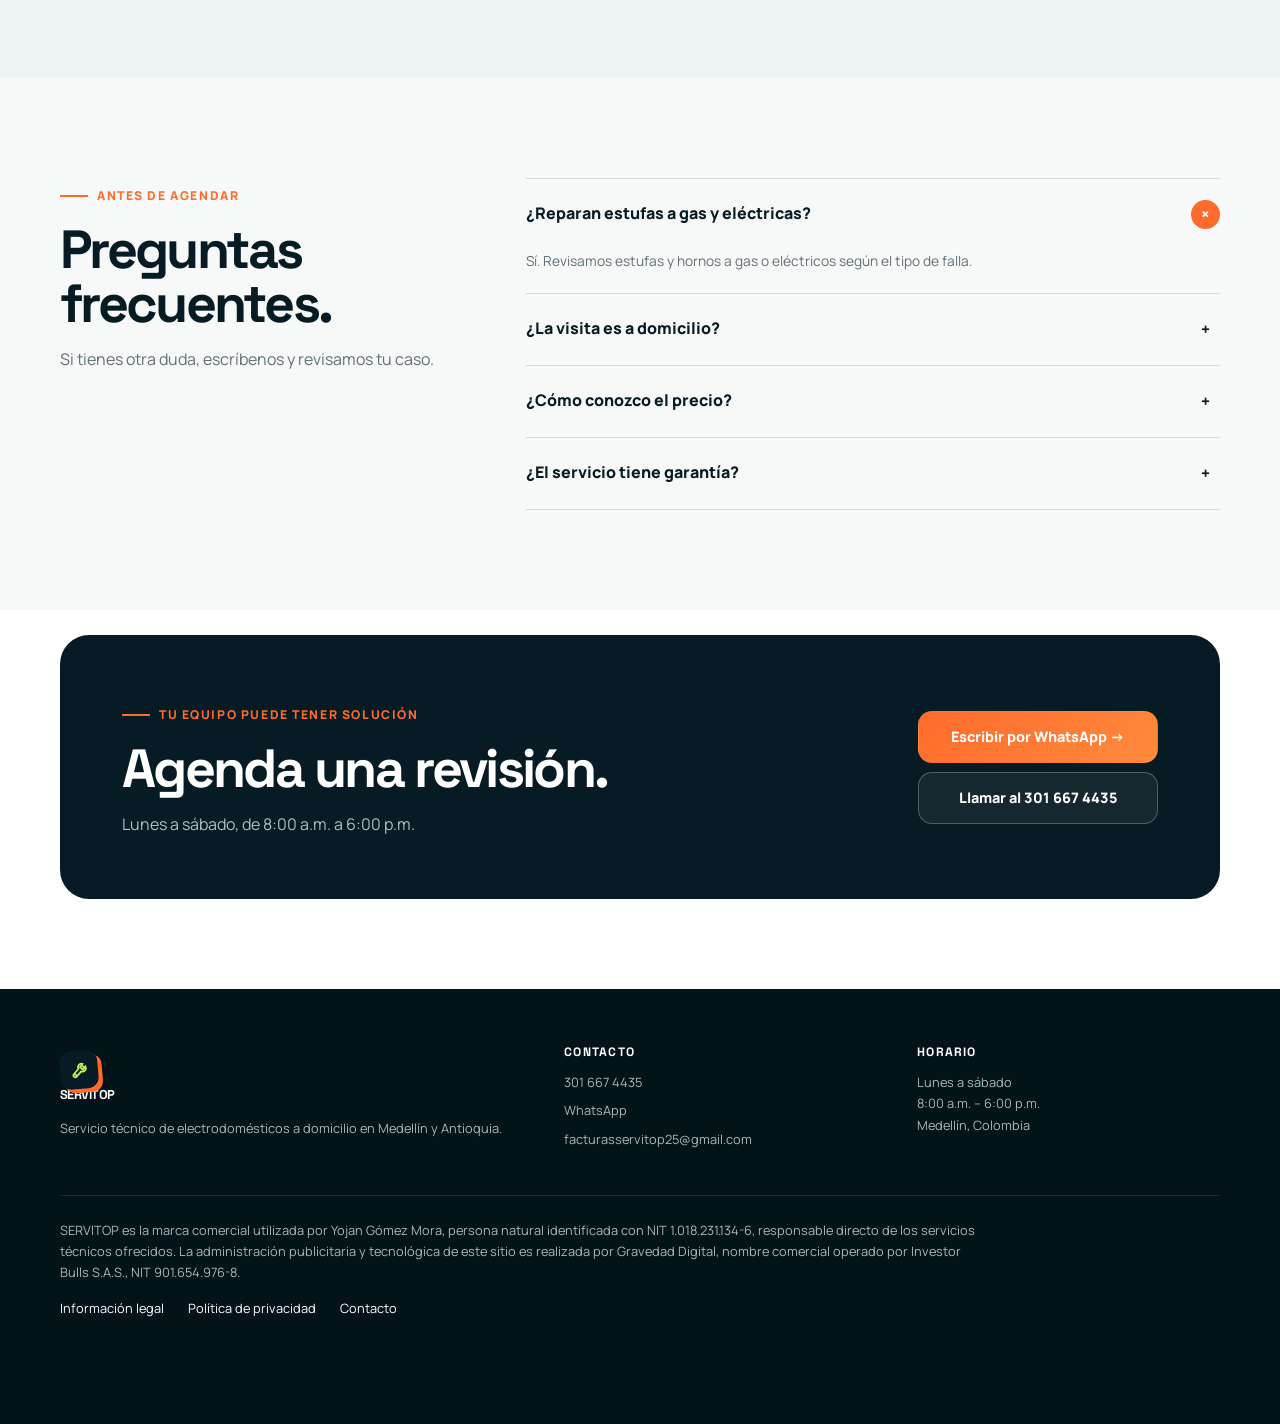
<file: reparacion-estufas-medellin.html>
<!DOCTYPE html>
<html lang="es"><head>
<script>(function(w,d,s,l,i){w[l]=w[l]||[];w[l].push({'gtm.start':new Date().getTime(),event:'gtm.js'});var f=d.getElementsByTagName(s)[0],j=d.createElement(s),dl=l!='dataLayer'?'&l='+l:'';j.async=true;j.src='https://www.googletagmanager.com/gtm.js?id='+i+dl;f.parentNode.insertBefore(j,f);})(window,document,'script','dataLayer','GTM-N87K73Q2');</script>
<meta charset="UTF-8"><meta name="viewport" content="width=device-width,initial-scale=1">
<title>Reparación de Estufas y Hornos en Medellín | SERVITOP</title><meta name="description" content="Reparación de estufas y hornos a gas o eléctricos a domicilio en Medellín. Diagnóstico claro y garantía. ☎ 301 667 4435"><meta name="robots" content="index, follow"><meta name="theme-color" content="#071b24"><link rel="canonical" href="https://servitop.co/reparacion-estufas-medellin.html">
<link rel="icon" href="favicon.png"><link rel="apple-touch-icon" href="apple-touch-icon.png"><link rel="preconnect" href="https://fonts.googleapis.com"><link rel="preconnect" href="https://fonts.gstatic.com" crossorigin><link href="https://fonts.googleapis.com/css2?family=Manrope:wght@400;500;600;700;800&family=Space+Grotesk:wght@500;600;700&display=swap" rel="stylesheet"><link rel="stylesheet" href="landing.css">
<meta property="og:type" content="website"><meta property="og:title" content="Reparación de Estufas y Hornos en Medellín | SERVITOP"><meta property="og:description" content="Reparación de estufas y hornos a gas o eléctricos a domicilio en Medellín. Diagnóstico claro y garantía. ☎ 301 667 4435"><meta property="og:url" content="https://servitop.co/reparacion-estufas-medellin.html">
<script type="application/ld+json">{"@context":"https://schema.org","@type":"Service","name":"Estufas y hornos","provider":{"@type":"HomeAndConstructionBusiness","name":"SERVITOP","telephone":"+573016674435","url":"https://servitop.co/"},"areaServed":{"@type":"AdministrativeArea","name":"Antioquia"}}</script>
</head><body data-page="estufas">
<noscript><iframe src="https://www.googletagmanager.com/ns.html?id=GTM-N87K73Q2" height="0" width="0" style="display:none;visibility:hidden"></iframe></noscript>
<div class="topline"><i></i>Servicio técnico a domicilio · Medellín y Antioquia · Lun–Sáb 8:00 a.m. a 6:00 p.m.</div><nav class="nav" id="siteNav"></nav>
<main><header class="hero"><div class="wrap hero-grid"><div><span class="eyebrow">Reparación profesional</span><h1>Reparación de estufas y hornos a domicilio en <em>Medellín.</em></h1><p class="hero-lead">¿No enciende, no calienta o se apaga? Revisamos estufas y hornos a gas o eléctricos y te informamos el valor antes de reparar.</p><div class="actions"><a class="btn btn-orange track" data-cta="hero_whatsapp" href="https://wa.me/573016674435?text=Hola%20SERVITOP%2C%20necesito%20servicio%20t%C3%A9cnico%20para%20Estufas%20y%20hornos" target="_blank" rel="noopener">Cotizar por WhatsApp →</a><a class="btn btn-outline track" data-cta="hero_phone" href="tel:+573016674435">Llamar al 301 667 4435</a></div><div class="proof"><span>Diagnóstico claro</span><span>Garantía por escrito</span><span>Servicio a domicilio</span></div></div><div class="hero-media" id="heroMedia"></div></div></header><div class="trustbar" id="trustbar"></div><div id="content"></div></main>
<footer class="footer" id="siteFooter"></footer><div class="mobile-cta" id="mobileCta"></div><script src="landing.js"></script></body></html>
</file>
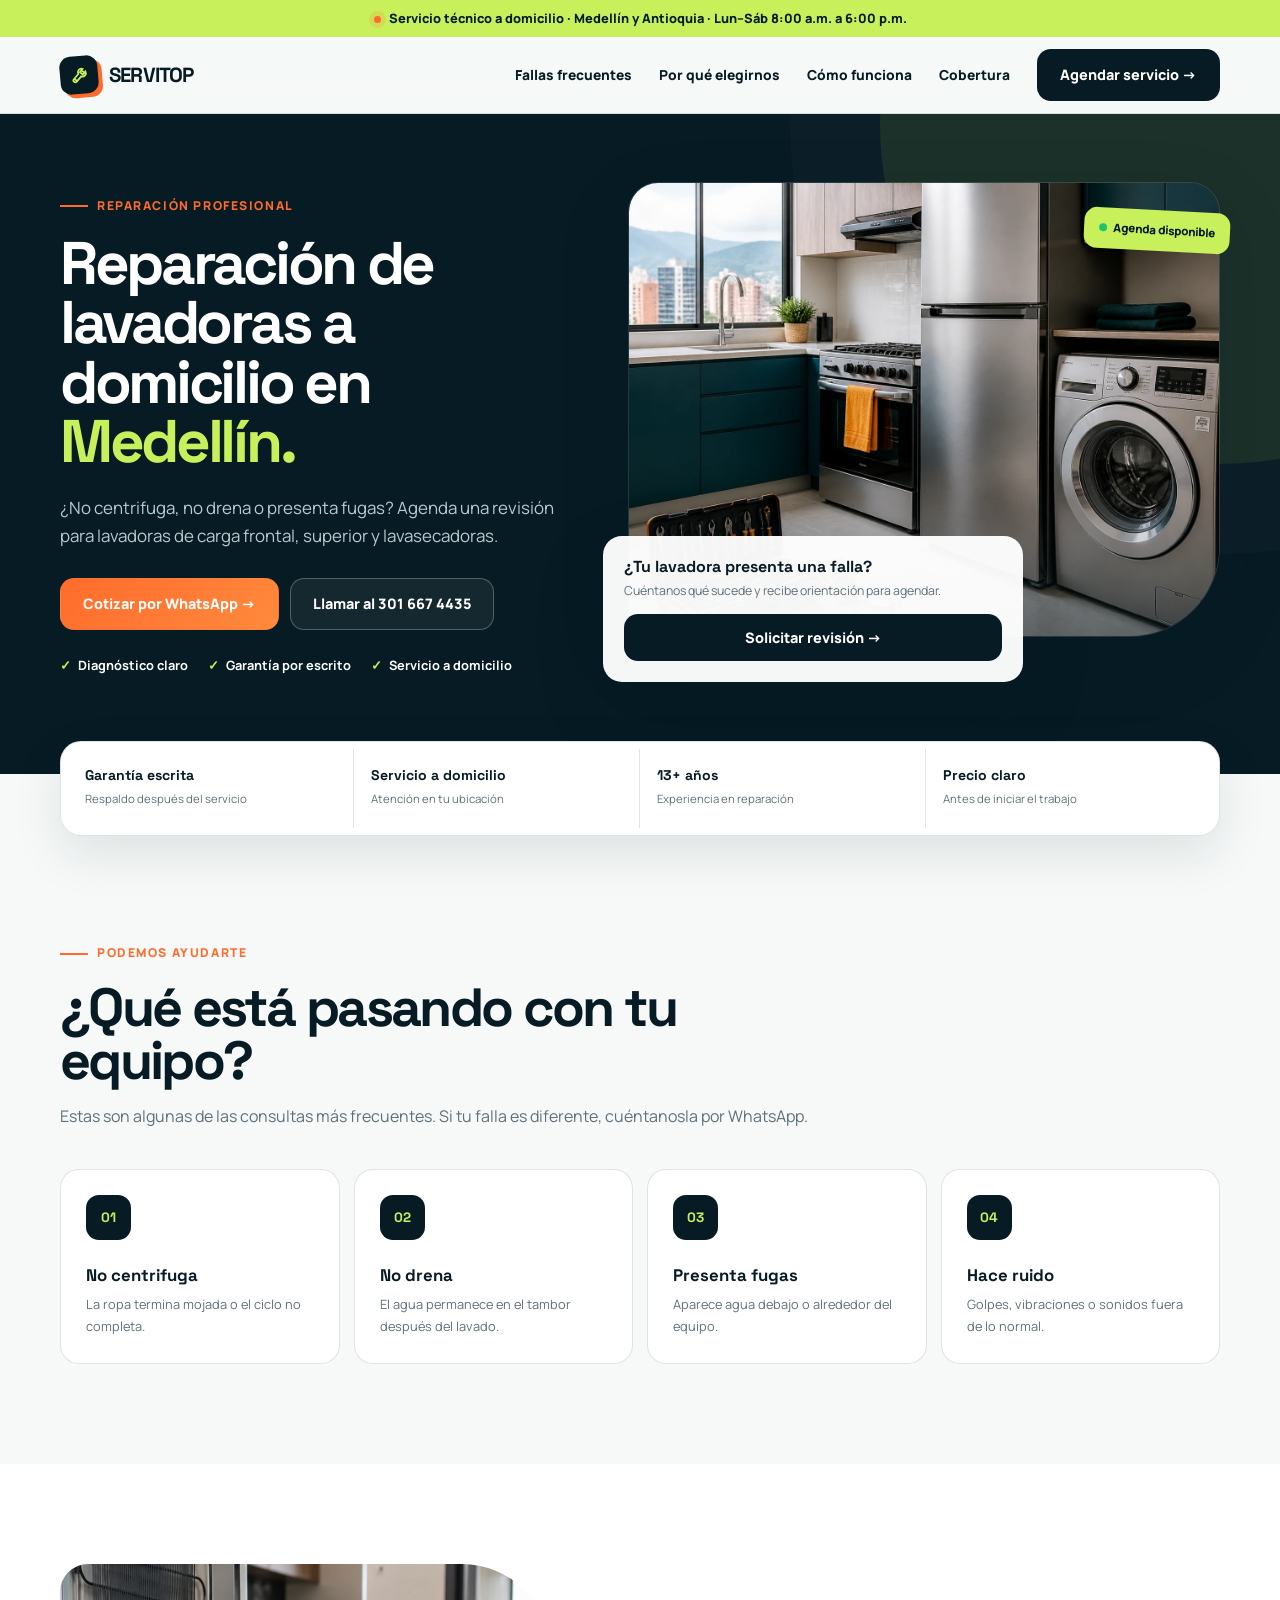
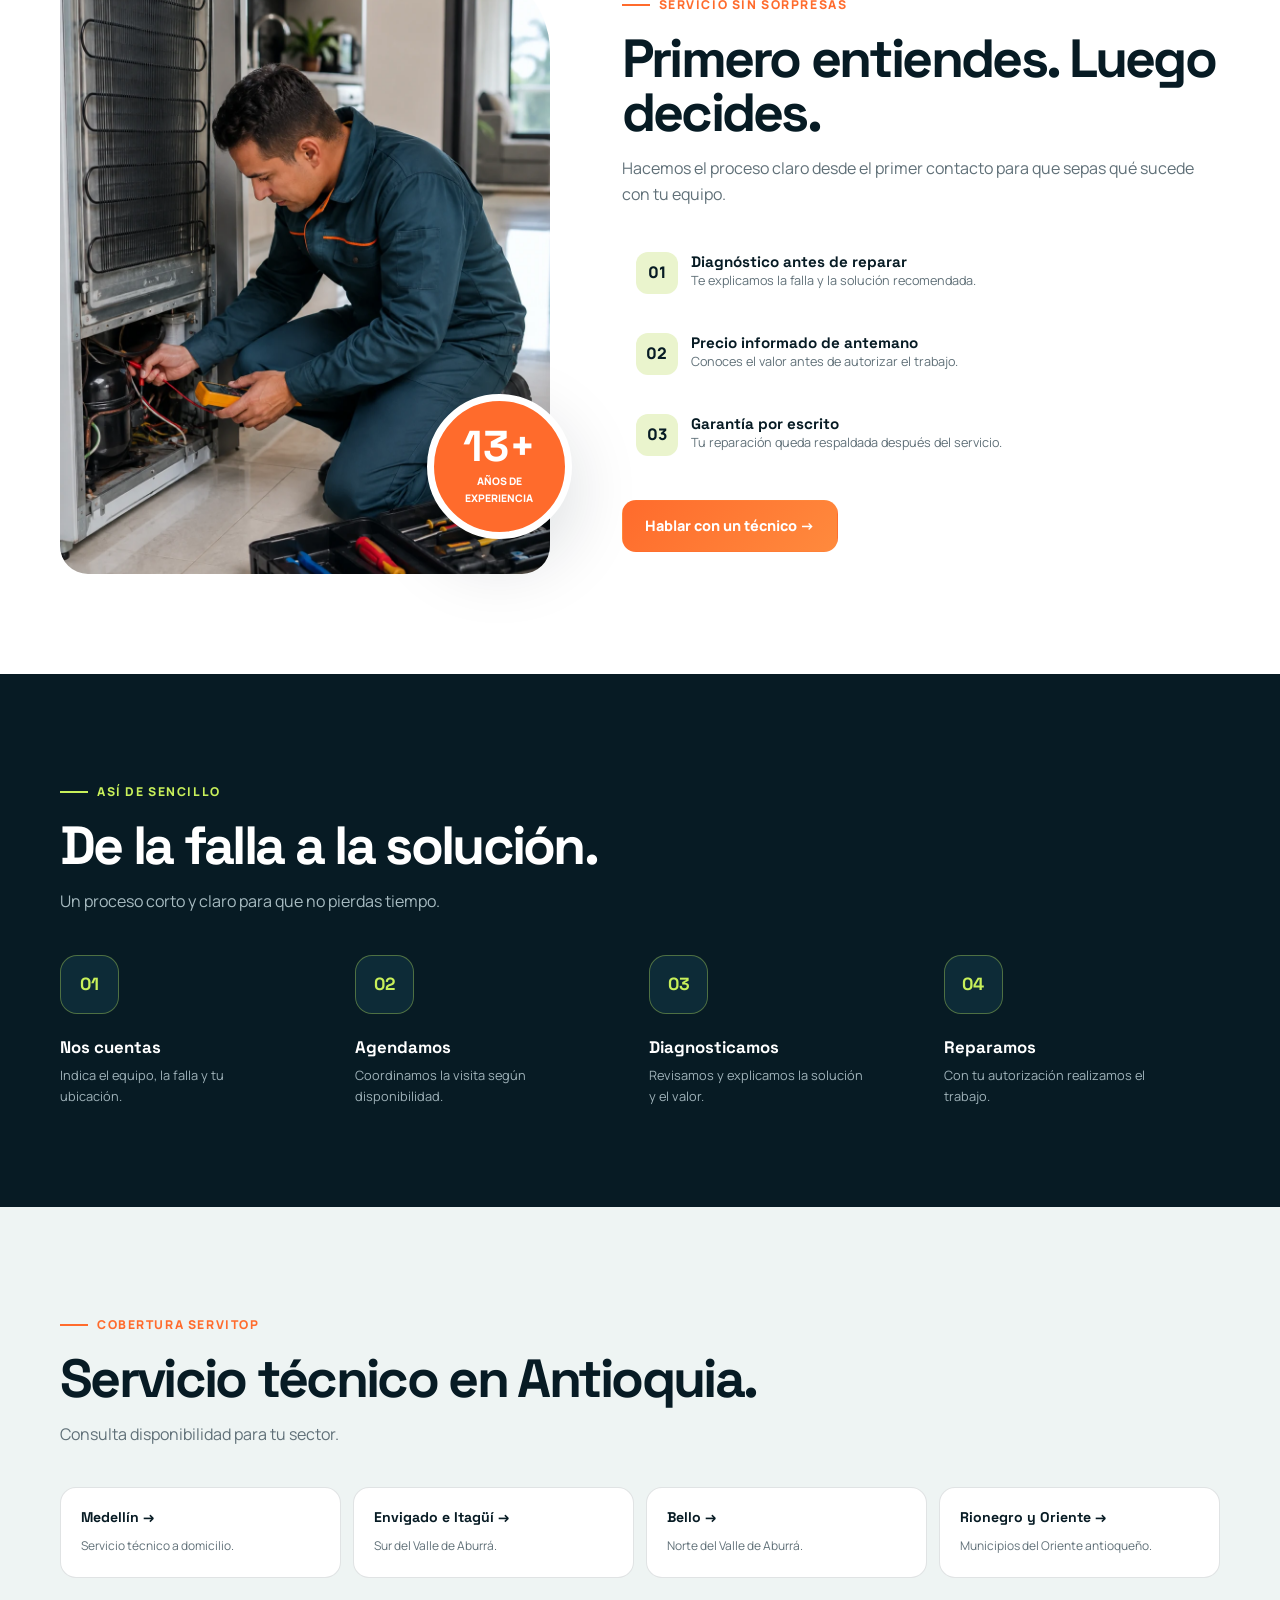
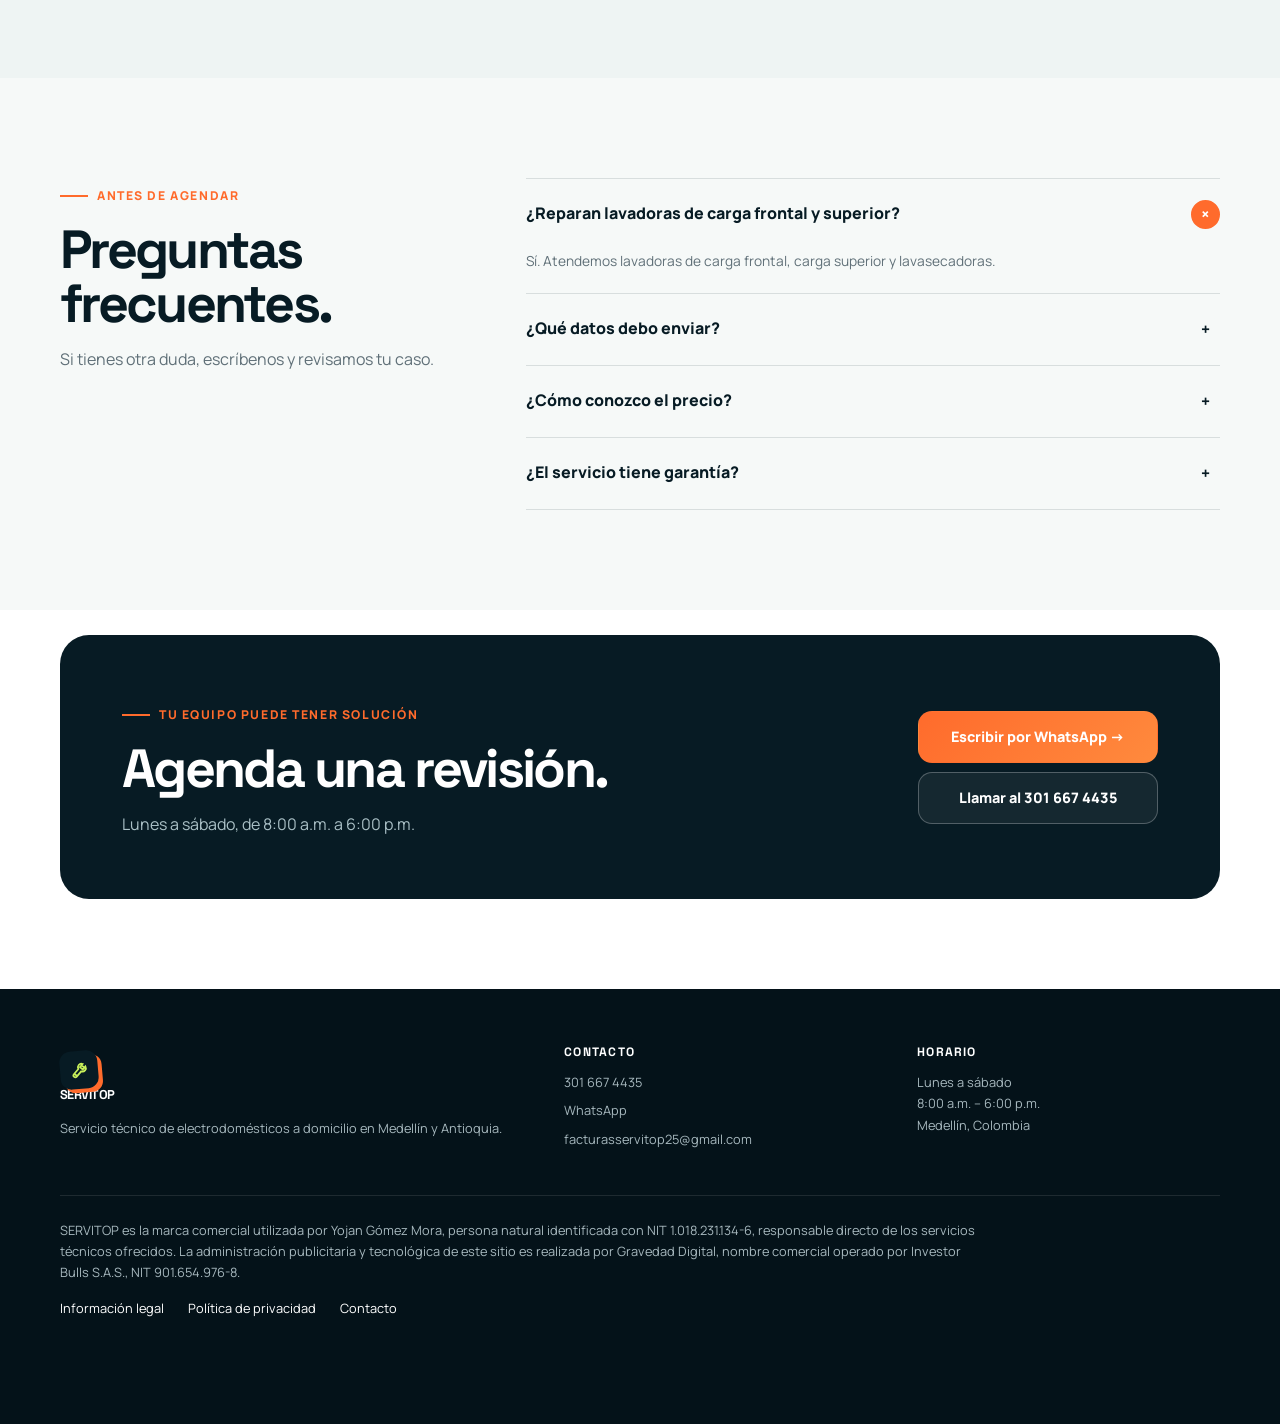
<file: reparacion-lavadoras-medellin.html>
<!DOCTYPE html>
<html lang="es"><head>
<script>(function(w,d,s,l,i){w[l]=w[l]||[];w[l].push({'gtm.start':new Date().getTime(),event:'gtm.js'});var f=d.getElementsByTagName(s)[0],j=d.createElement(s),dl=l!='dataLayer'?'&l='+l:'';j.async=true;j.src='https://www.googletagmanager.com/gtm.js?id='+i+dl;f.parentNode.insertBefore(j,f);})(window,document,'script','dataLayer','GTM-N87K73Q2');</script>
<meta charset="UTF-8"><meta name="viewport" content="width=device-width,initial-scale=1">
<title>Reparación de Lavadoras en Medellín | SERVITOP</title><meta name="description" content="Servicio técnico de reparación de lavadoras a domicilio en Medellín. Carga superior y frontal, con garantía por escrito. ☎ 301 667 4435"><meta name="robots" content="index, follow"><meta name="theme-color" content="#071b24"><link rel="canonical" href="https://servitop.co/reparacion-lavadoras-medellin.html">
<link rel="icon" href="favicon.png"><link rel="apple-touch-icon" href="apple-touch-icon.png"><link rel="preconnect" href="https://fonts.googleapis.com"><link rel="preconnect" href="https://fonts.gstatic.com" crossorigin><link href="https://fonts.googleapis.com/css2?family=Manrope:wght@400;500;600;700;800&family=Space+Grotesk:wght@500;600;700&display=swap" rel="stylesheet"><link rel="stylesheet" href="landing.css">
<meta property="og:type" content="website"><meta property="og:title" content="Reparación de Lavadoras en Medellín | SERVITOP"><meta property="og:description" content="Servicio técnico de reparación de lavadoras a domicilio en Medellín. Carga superior y frontal, con garantía por escrito. ☎ 301 667 4435"><meta property="og:url" content="https://servitop.co/reparacion-lavadoras-medellin.html">
<script type="application/ld+json">{"@context":"https://schema.org","@type":"Service","name":"Lavadoras","provider":{"@type":"HomeAndConstructionBusiness","name":"SERVITOP","telephone":"+573016674435","url":"https://servitop.co/"},"areaServed":{"@type":"AdministrativeArea","name":"Antioquia"}}</script>
</head><body data-page="lavadoras">
<noscript><iframe src="https://www.googletagmanager.com/ns.html?id=GTM-N87K73Q2" height="0" width="0" style="display:none;visibility:hidden"></iframe></noscript>
<div class="topline"><i></i>Servicio técnico a domicilio · Medellín y Antioquia · Lun–Sáb 8:00 a.m. a 6:00 p.m.</div><nav class="nav" id="siteNav"></nav>
<main><header class="hero"><div class="wrap hero-grid"><div><span class="eyebrow">Reparación profesional</span><h1>Reparación de lavadoras a domicilio en <em>Medellín.</em></h1><p class="hero-lead">¿No centrifuga, no drena o presenta fugas? Agenda una revisión para lavadoras de carga frontal, superior y lavasecadoras.</p><div class="actions"><a class="btn btn-orange track" data-cta="hero_whatsapp" href="https://wa.me/573016674435?text=Hola%20SERVITOP%2C%20necesito%20servicio%20t%C3%A9cnico%20para%20Lavadoras" target="_blank" rel="noopener">Cotizar por WhatsApp →</a><a class="btn btn-outline track" data-cta="hero_phone" href="tel:+573016674435">Llamar al 301 667 4435</a></div><div class="proof"><span>Diagnóstico claro</span><span>Garantía por escrito</span><span>Servicio a domicilio</span></div></div><div class="hero-media" id="heroMedia"></div></div></header><div class="trustbar" id="trustbar"></div><div id="content"></div></main>
<footer class="footer" id="siteFooter"></footer><div class="mobile-cta" id="mobileCta"></div><script src="landing.js"></script></body></html>
</file>
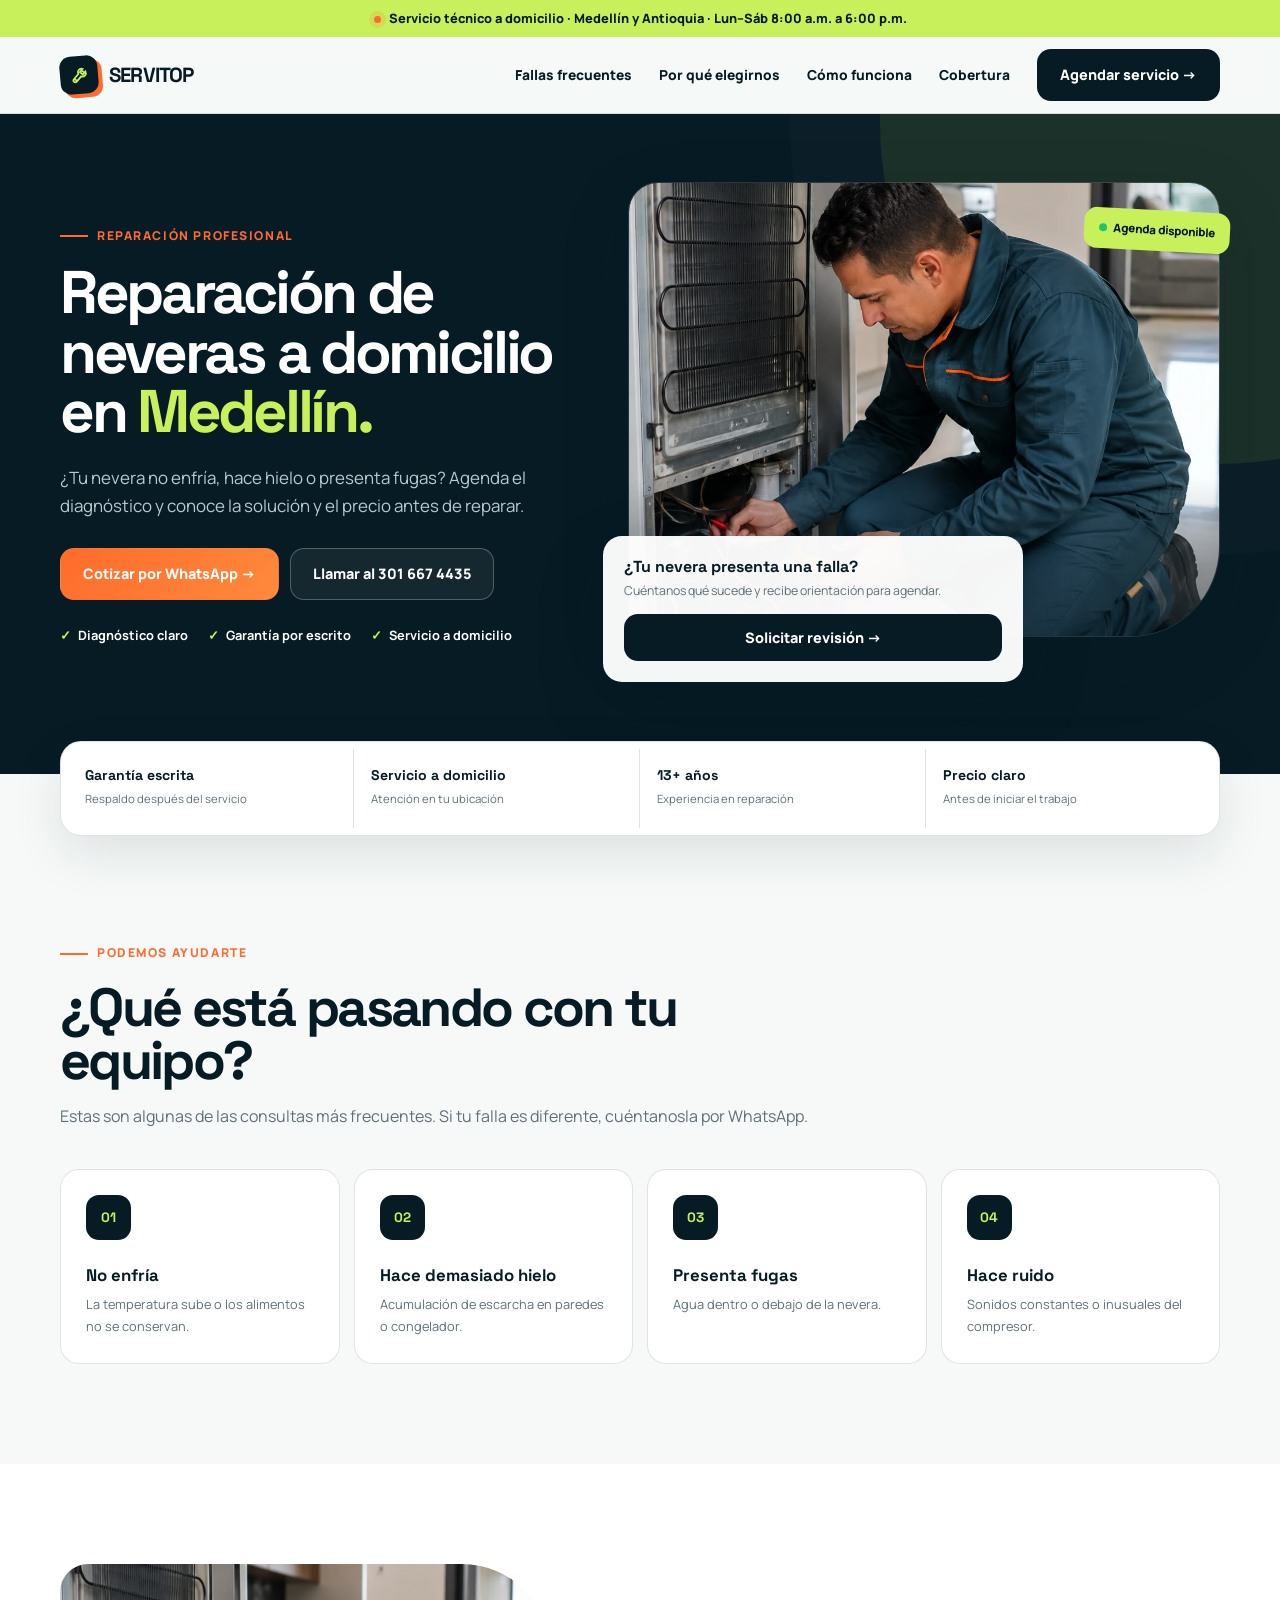
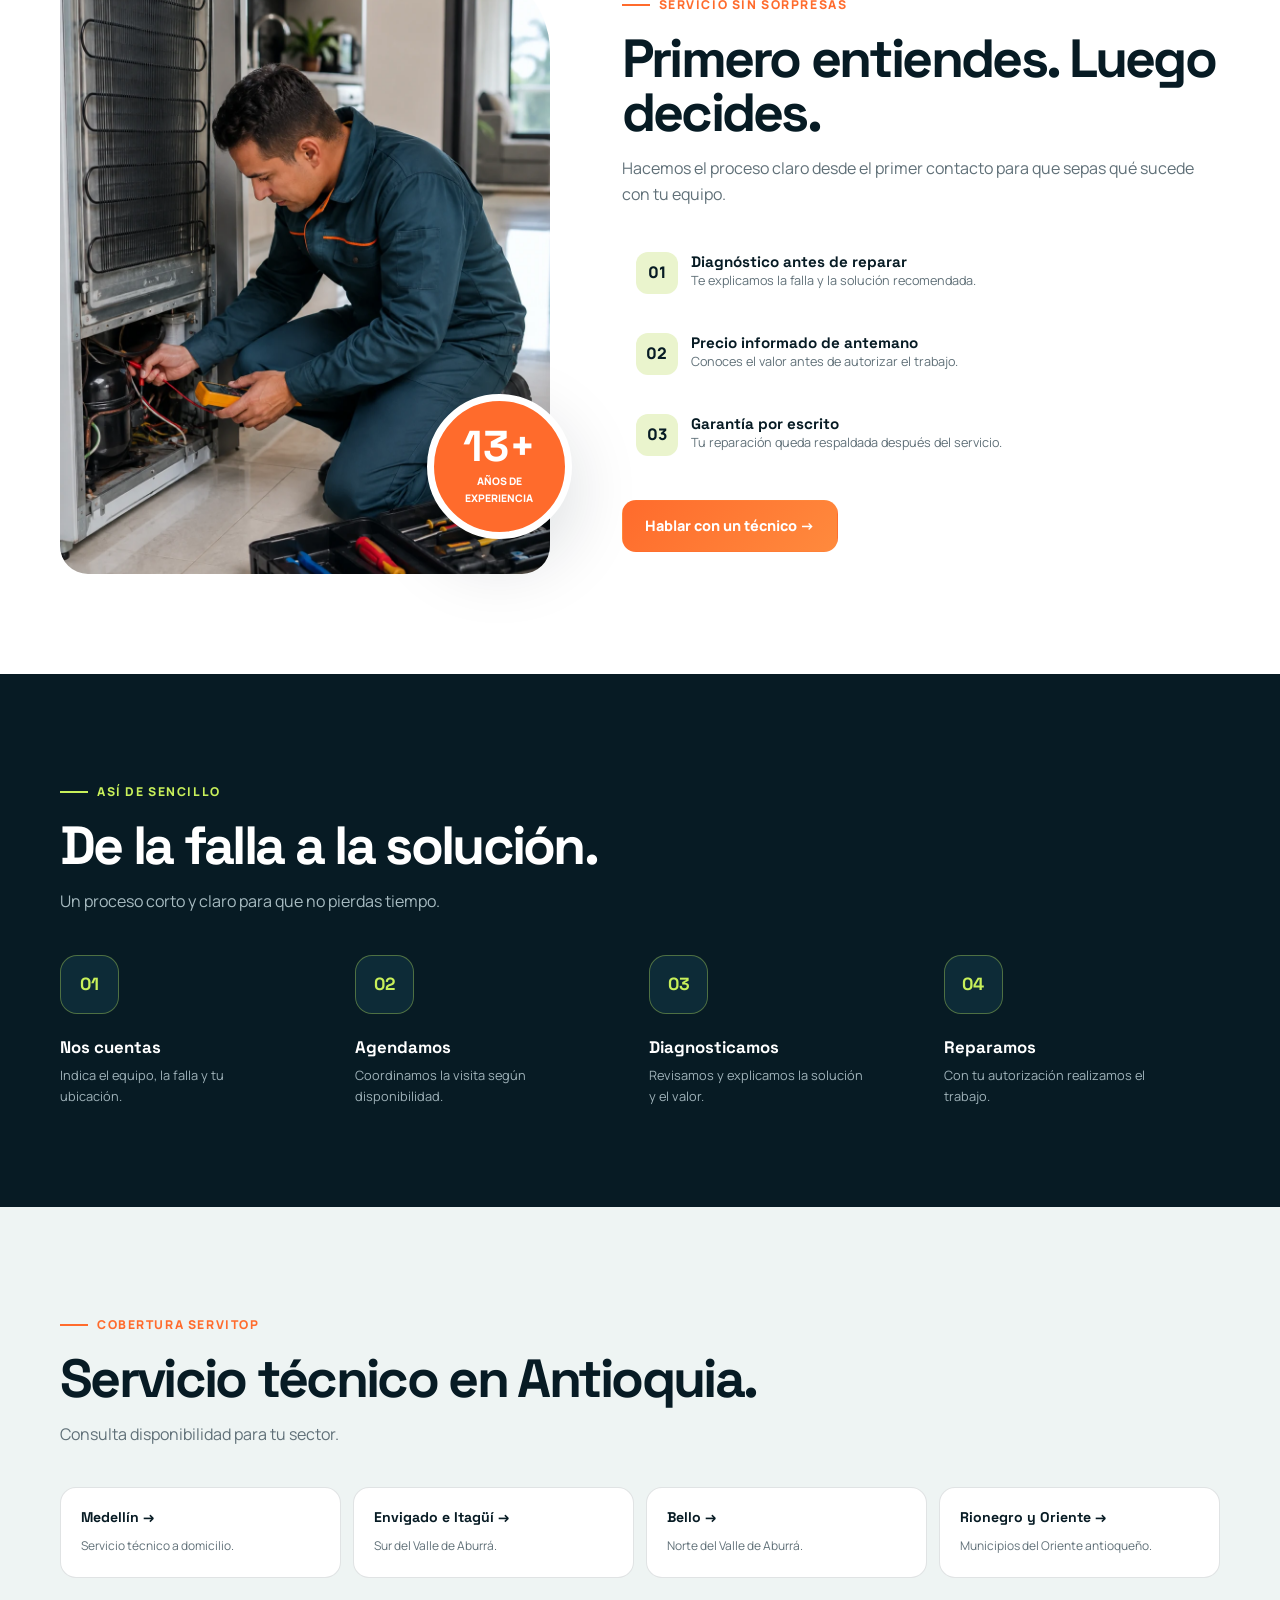
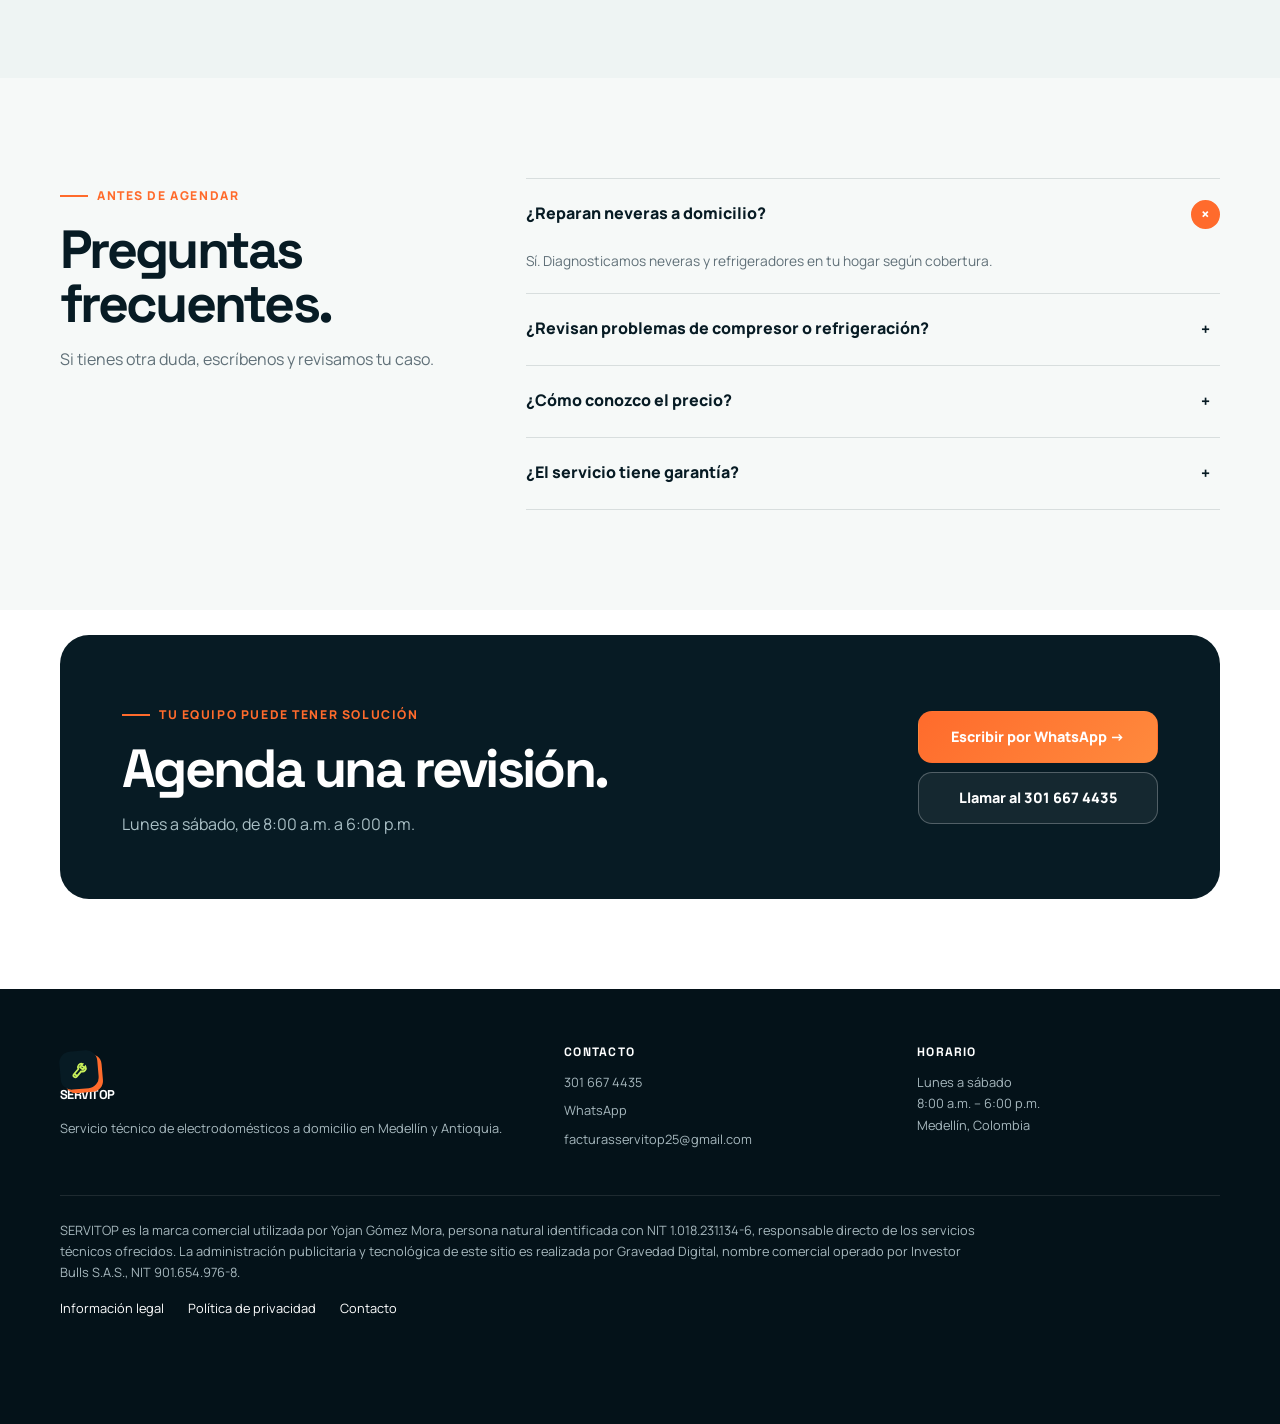
<file: reparacion-neveras-medellin.html>
<!DOCTYPE html>
<html lang="es"><head>
<script>(function(w,d,s,l,i){w[l]=w[l]||[];w[l].push({'gtm.start':new Date().getTime(),event:'gtm.js'});var f=d.getElementsByTagName(s)[0],j=d.createElement(s),dl=l!='dataLayer'?'&l='+l:'';j.async=true;j.src='https://www.googletagmanager.com/gtm.js?id='+i+dl;f.parentNode.insertBefore(j,f);})(window,document,'script','dataLayer','GTM-N87K73Q2');</script>
<meta charset="UTF-8"><meta name="viewport" content="width=device-width,initial-scale=1">
<title>Reparación de Neveras en Medellín | SERVITOP</title><meta name="description" content="Reparación de neveras y refrigeradores a domicilio en Medellín. Diagnóstico de fallas de refrigeración con garantía. ☎ 301 667 4435"><meta name="robots" content="index, follow"><meta name="theme-color" content="#071b24"><link rel="canonical" href="https://servitop.co/reparacion-neveras-medellin.html">
<link rel="icon" href="favicon.png"><link rel="apple-touch-icon" href="apple-touch-icon.png"><link rel="preconnect" href="https://fonts.googleapis.com"><link rel="preconnect" href="https://fonts.gstatic.com" crossorigin><link href="https://fonts.googleapis.com/css2?family=Manrope:wght@400;500;600;700;800&family=Space+Grotesk:wght@500;600;700&display=swap" rel="stylesheet"><link rel="stylesheet" href="landing.css">
<meta property="og:type" content="website"><meta property="og:title" content="Reparación de Neveras en Medellín | SERVITOP"><meta property="og:description" content="Reparación de neveras y refrigeradores a domicilio en Medellín. Diagnóstico de fallas de refrigeración con garantía. ☎ 301 667 4435"><meta property="og:url" content="https://servitop.co/reparacion-neveras-medellin.html">
<script type="application/ld+json">{"@context":"https://schema.org","@type":"Service","name":"Neveras y refrigeradores","provider":{"@type":"HomeAndConstructionBusiness","name":"SERVITOP","telephone":"+573016674435","url":"https://servitop.co/"},"areaServed":{"@type":"AdministrativeArea","name":"Antioquia"}}</script>
</head><body data-page="neveras">
<noscript><iframe src="https://www.googletagmanager.com/ns.html?id=GTM-N87K73Q2" height="0" width="0" style="display:none;visibility:hidden"></iframe></noscript>
<div class="topline"><i></i>Servicio técnico a domicilio · Medellín y Antioquia · Lun–Sáb 8:00 a.m. a 6:00 p.m.</div><nav class="nav" id="siteNav"></nav>
<main><header class="hero"><div class="wrap hero-grid"><div><span class="eyebrow">Reparación profesional</span><h1>Reparación de neveras a domicilio en <em>Medellín.</em></h1><p class="hero-lead">¿Tu nevera no enfría, hace hielo o presenta fugas? Agenda el diagnóstico y conoce la solución y el precio antes de reparar.</p><div class="actions"><a class="btn btn-orange track" data-cta="hero_whatsapp" href="https://wa.me/573016674435?text=Hola%20SERVITOP%2C%20necesito%20servicio%20t%C3%A9cnico%20para%20Neveras%20y%20refrigeradores" target="_blank" rel="noopener">Cotizar por WhatsApp →</a><a class="btn btn-outline track" data-cta="hero_phone" href="tel:+573016674435">Llamar al 301 667 4435</a></div><div class="proof"><span>Diagnóstico claro</span><span>Garantía por escrito</span><span>Servicio a domicilio</span></div></div><div class="hero-media" id="heroMedia"></div></div></header><div class="trustbar" id="trustbar"></div><div id="content"></div></main>
<footer class="footer" id="siteFooter"></footer><div class="mobile-cta" id="mobileCta"></div><script src="landing.js"></script></body></html>
</file>
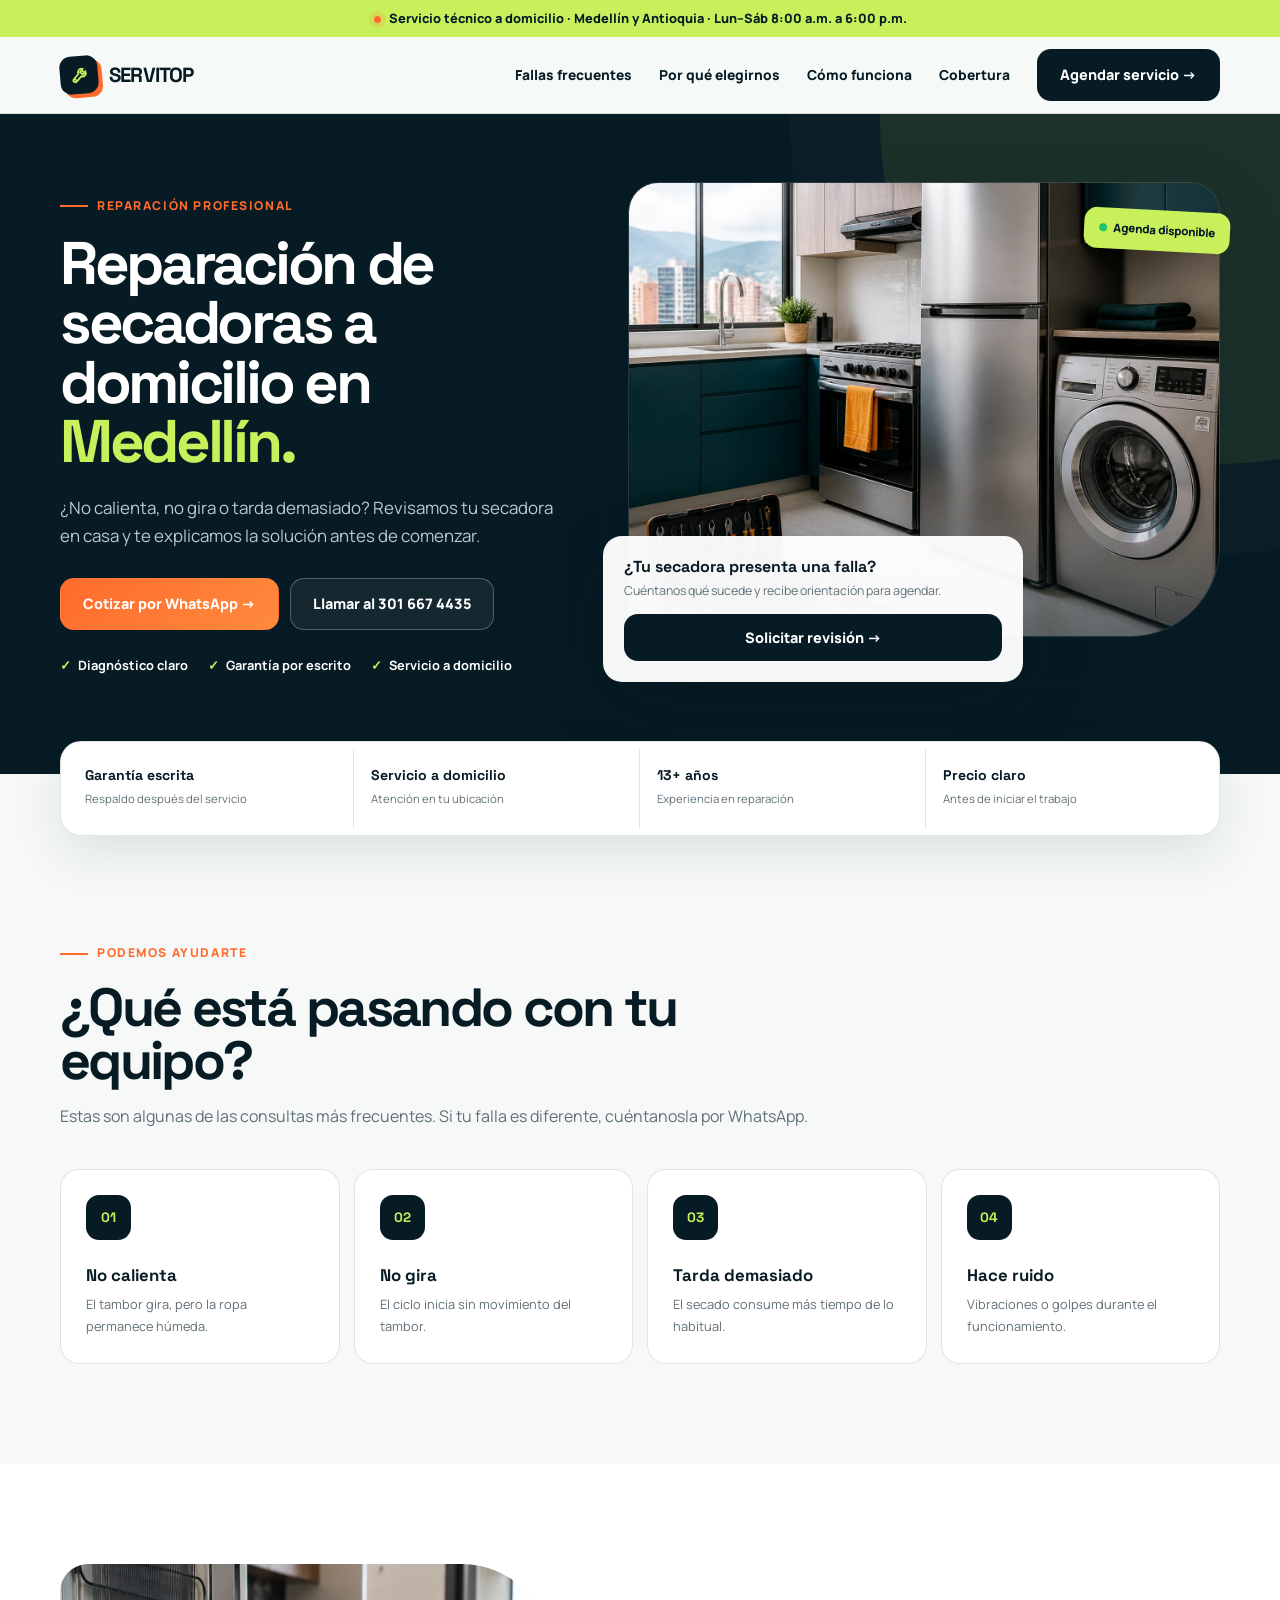
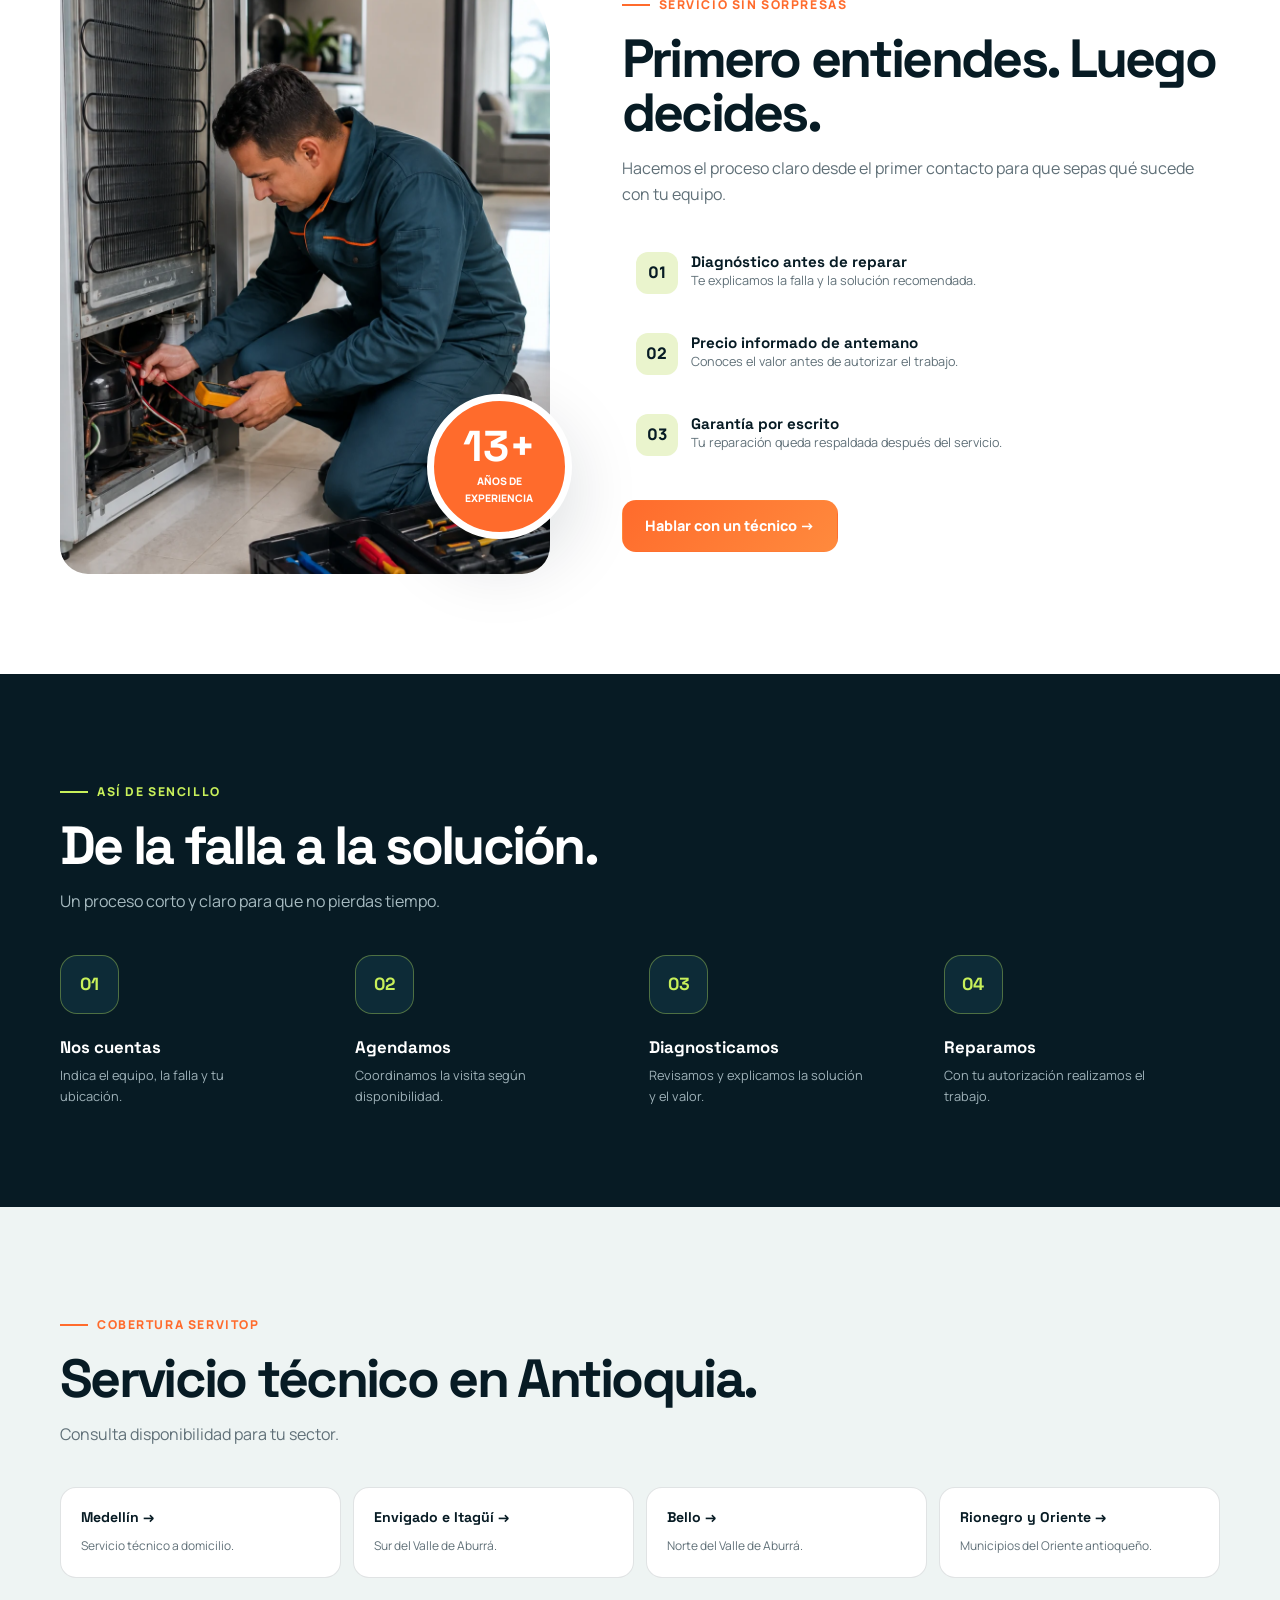
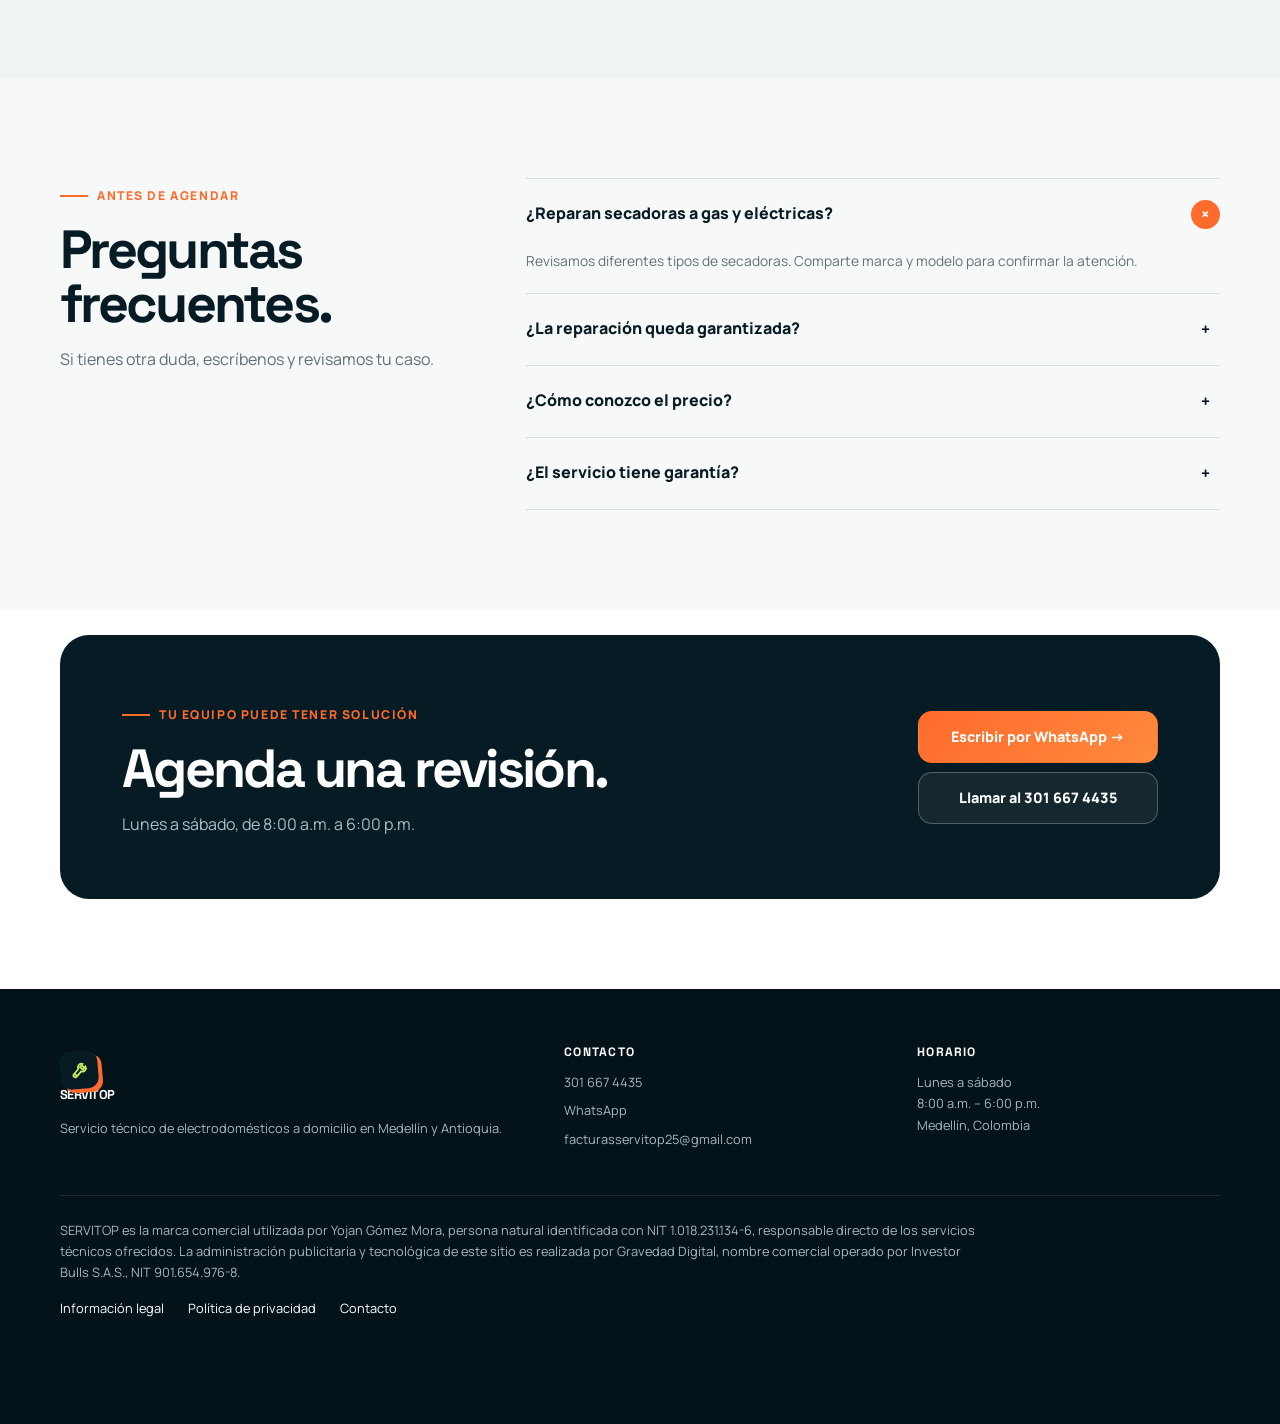
<file: reparacion-secadoras-medellin.html>
<!DOCTYPE html>
<html lang="es"><head>
<script>(function(w,d,s,l,i){w[l]=w[l]||[];w[l].push({'gtm.start':new Date().getTime(),event:'gtm.js'});var f=d.getElementsByTagName(s)[0],j=d.createElement(s),dl=l!='dataLayer'?'&l='+l:'';j.async=true;j.src='https://www.googletagmanager.com/gtm.js?id='+i+dl;f.parentNode.insertBefore(j,f);})(window,document,'script','dataLayer','GTM-N87K73Q2');</script>
<meta charset="UTF-8"><meta name="viewport" content="width=device-width,initial-scale=1">
<title>Reparación de Secadoras en Medellín | SERVITOP</title><meta name="description" content="Servicio técnico de secadoras a domicilio en Medellín. Diagnóstico de fallas de secado, giro y temperatura. ☎ 301 667 4435"><meta name="robots" content="index, follow"><meta name="theme-color" content="#071b24"><link rel="canonical" href="https://servitop.co/reparacion-secadoras-medellin.html">
<link rel="icon" href="favicon.png"><link rel="apple-touch-icon" href="apple-touch-icon.png"><link rel="preconnect" href="https://fonts.googleapis.com"><link rel="preconnect" href="https://fonts.gstatic.com" crossorigin><link href="https://fonts.googleapis.com/css2?family=Manrope:wght@400;500;600;700;800&family=Space+Grotesk:wght@500;600;700&display=swap" rel="stylesheet"><link rel="stylesheet" href="landing.css">
<meta property="og:type" content="website"><meta property="og:title" content="Reparación de Secadoras en Medellín | SERVITOP"><meta property="og:description" content="Servicio técnico de secadoras a domicilio en Medellín. Diagnóstico de fallas de secado, giro y temperatura. ☎ 301 667 4435"><meta property="og:url" content="https://servitop.co/reparacion-secadoras-medellin.html">
<script type="application/ld+json">{"@context":"https://schema.org","@type":"Service","name":"Secadoras","provider":{"@type":"HomeAndConstructionBusiness","name":"SERVITOP","telephone":"+573016674435","url":"https://servitop.co/"},"areaServed":{"@type":"AdministrativeArea","name":"Antioquia"}}</script>
</head><body data-page="secadoras">
<noscript><iframe src="https://www.googletagmanager.com/ns.html?id=GTM-N87K73Q2" height="0" width="0" style="display:none;visibility:hidden"></iframe></noscript>
<div class="topline"><i></i>Servicio técnico a domicilio · Medellín y Antioquia · Lun–Sáb 8:00 a.m. a 6:00 p.m.</div><nav class="nav" id="siteNav"></nav>
<main><header class="hero"><div class="wrap hero-grid"><div><span class="eyebrow">Reparación profesional</span><h1>Reparación de secadoras a domicilio en <em>Medellín.</em></h1><p class="hero-lead">¿No calienta, no gira o tarda demasiado? Revisamos tu secadora en casa y te explicamos la solución antes de comenzar.</p><div class="actions"><a class="btn btn-orange track" data-cta="hero_whatsapp" href="https://wa.me/573016674435?text=Hola%20SERVITOP%2C%20necesito%20servicio%20t%C3%A9cnico%20para%20Secadoras" target="_blank" rel="noopener">Cotizar por WhatsApp →</a><a class="btn btn-outline track" data-cta="hero_phone" href="tel:+573016674435">Llamar al 301 667 4435</a></div><div class="proof"><span>Diagnóstico claro</span><span>Garantía por escrito</span><span>Servicio a domicilio</span></div></div><div class="hero-media" id="heroMedia"></div></div></header><div class="trustbar" id="trustbar"></div><div id="content"></div></main>
<footer class="footer" id="siteFooter"></footer><div class="mobile-cta" id="mobileCta"></div><script src="landing.js"></script></body></html>
</file>
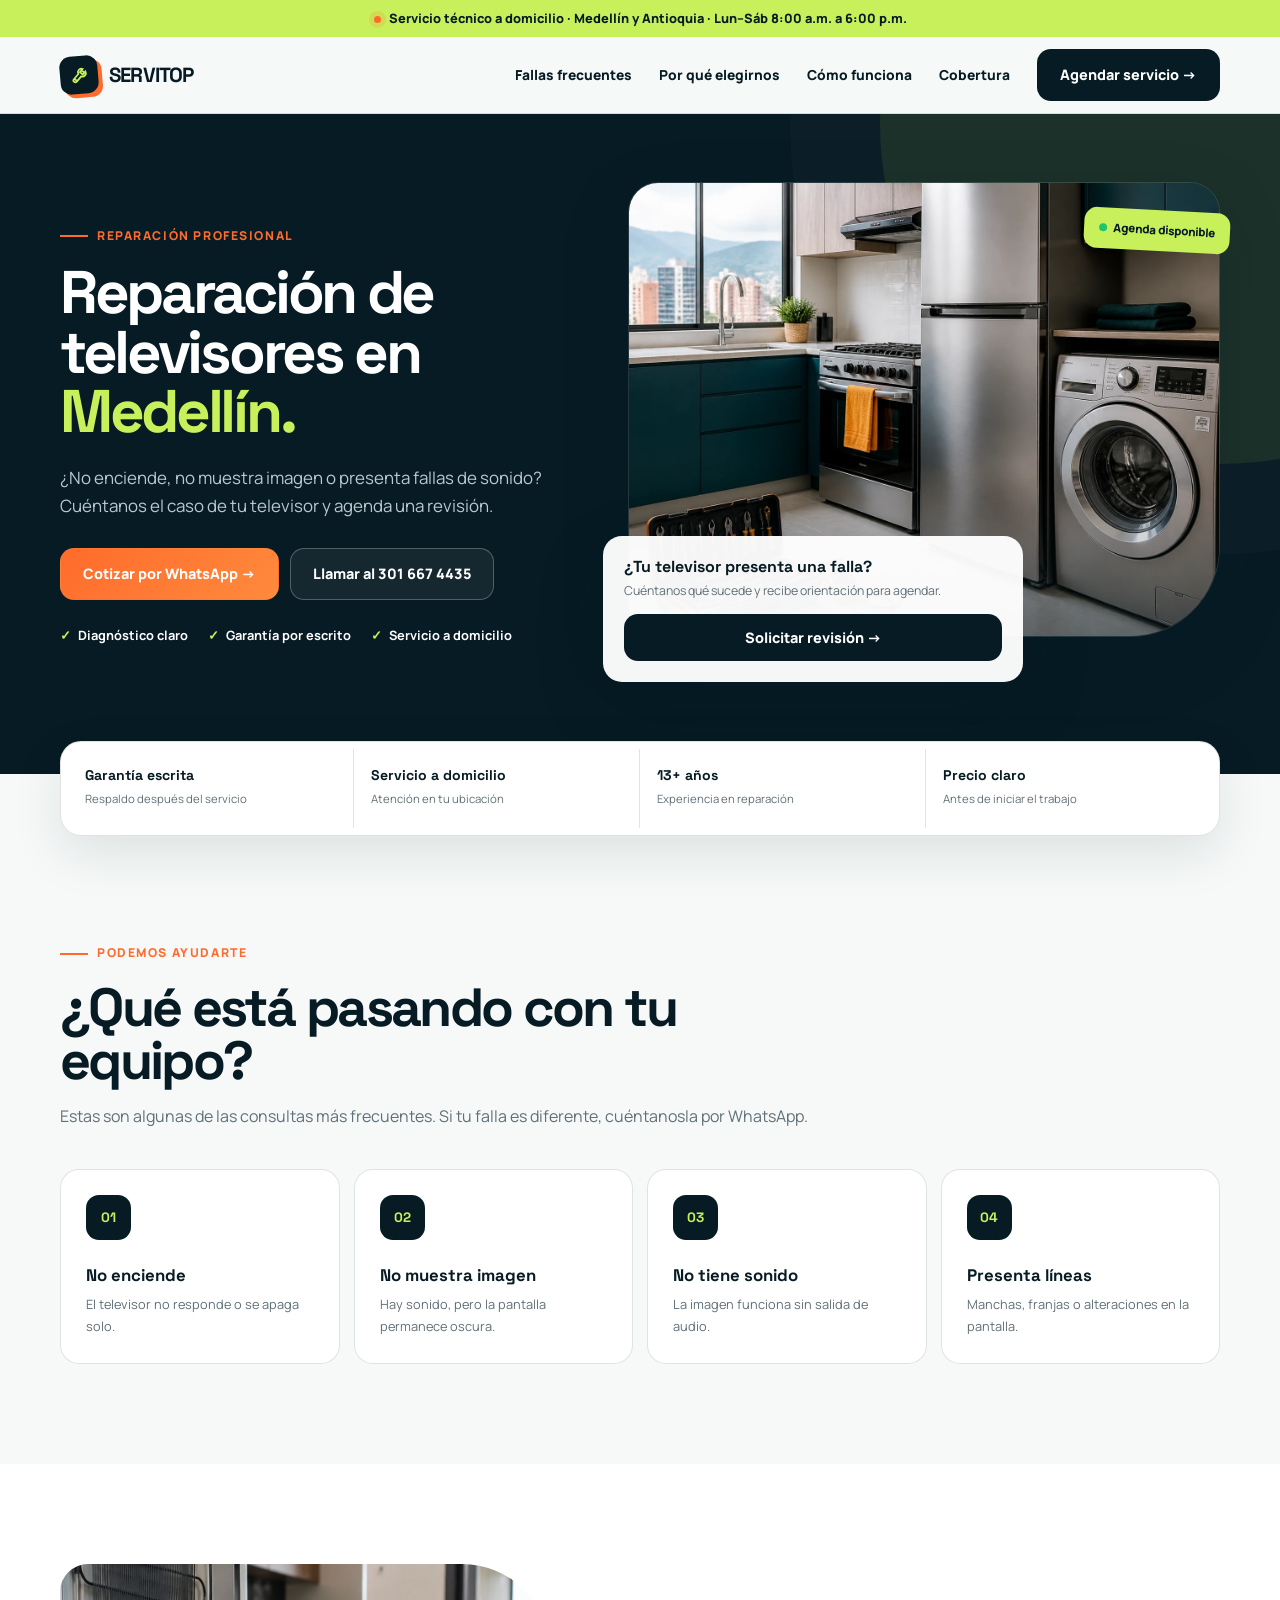
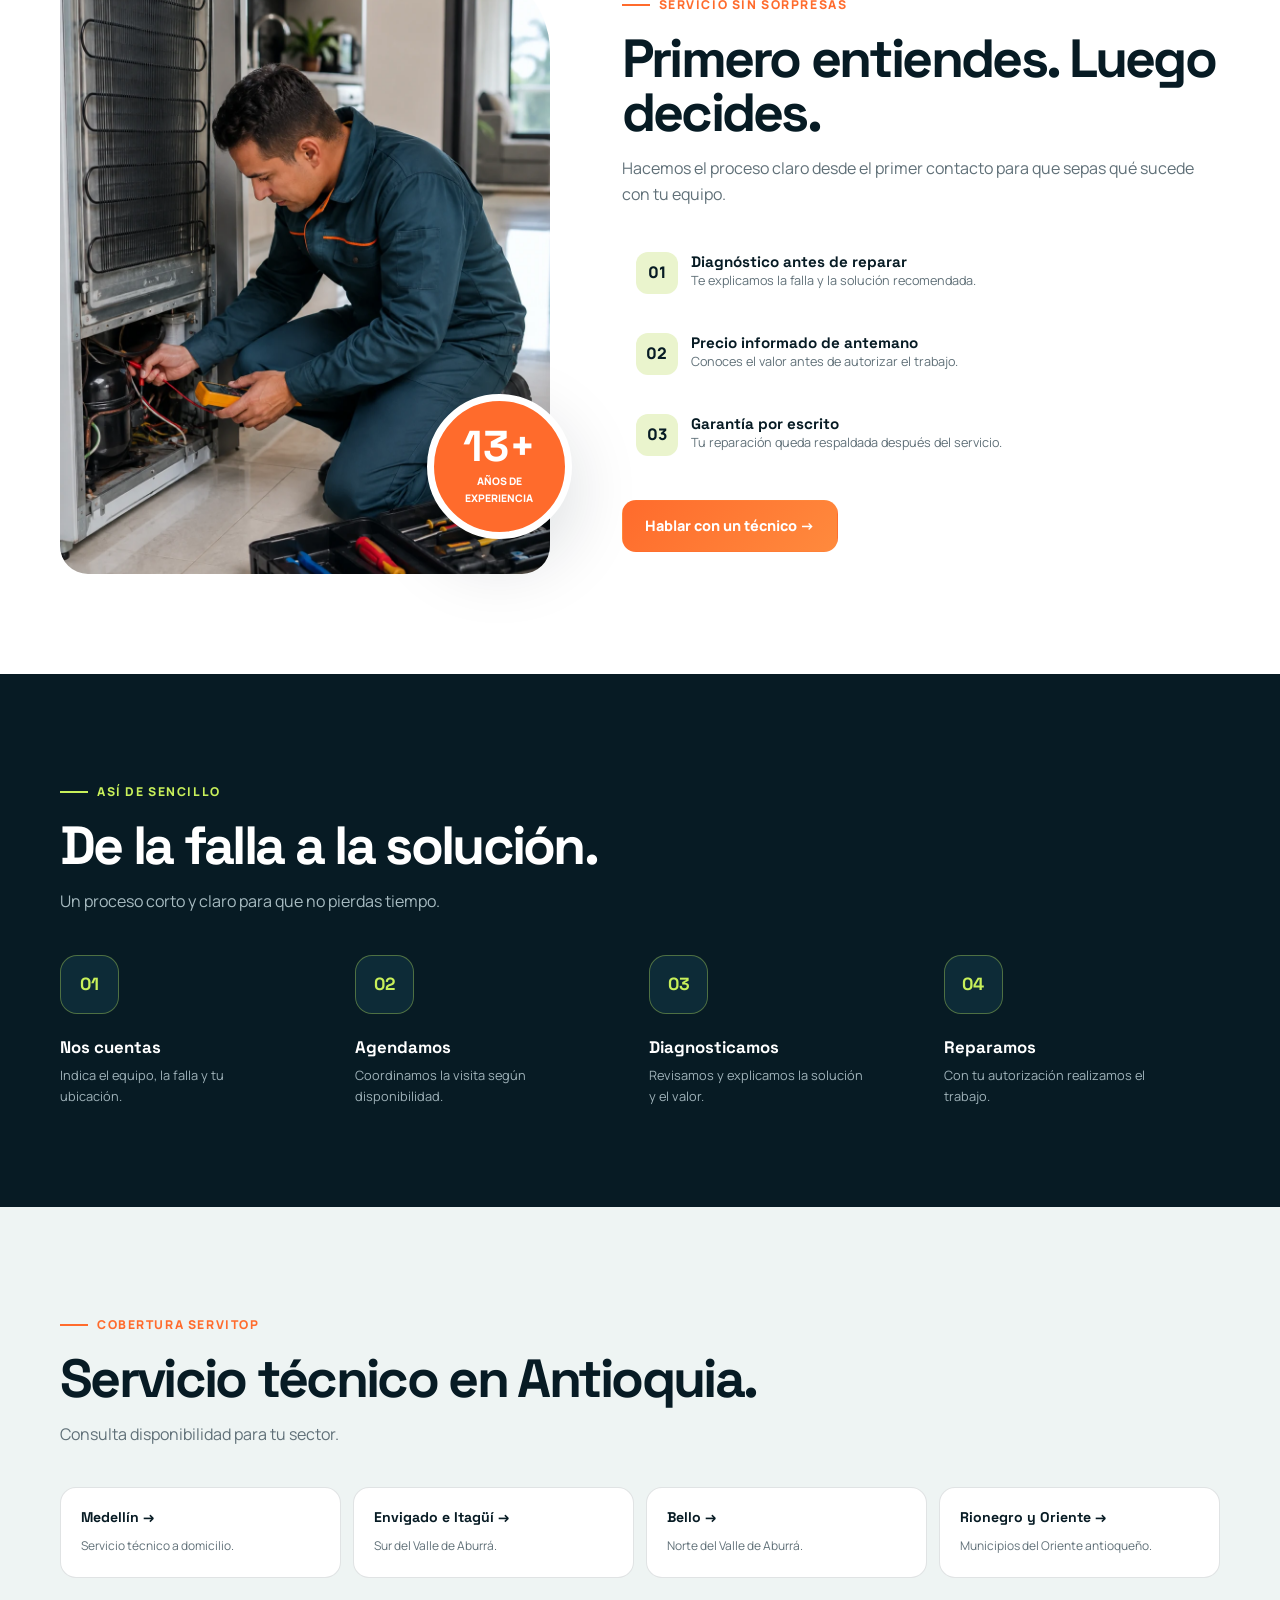
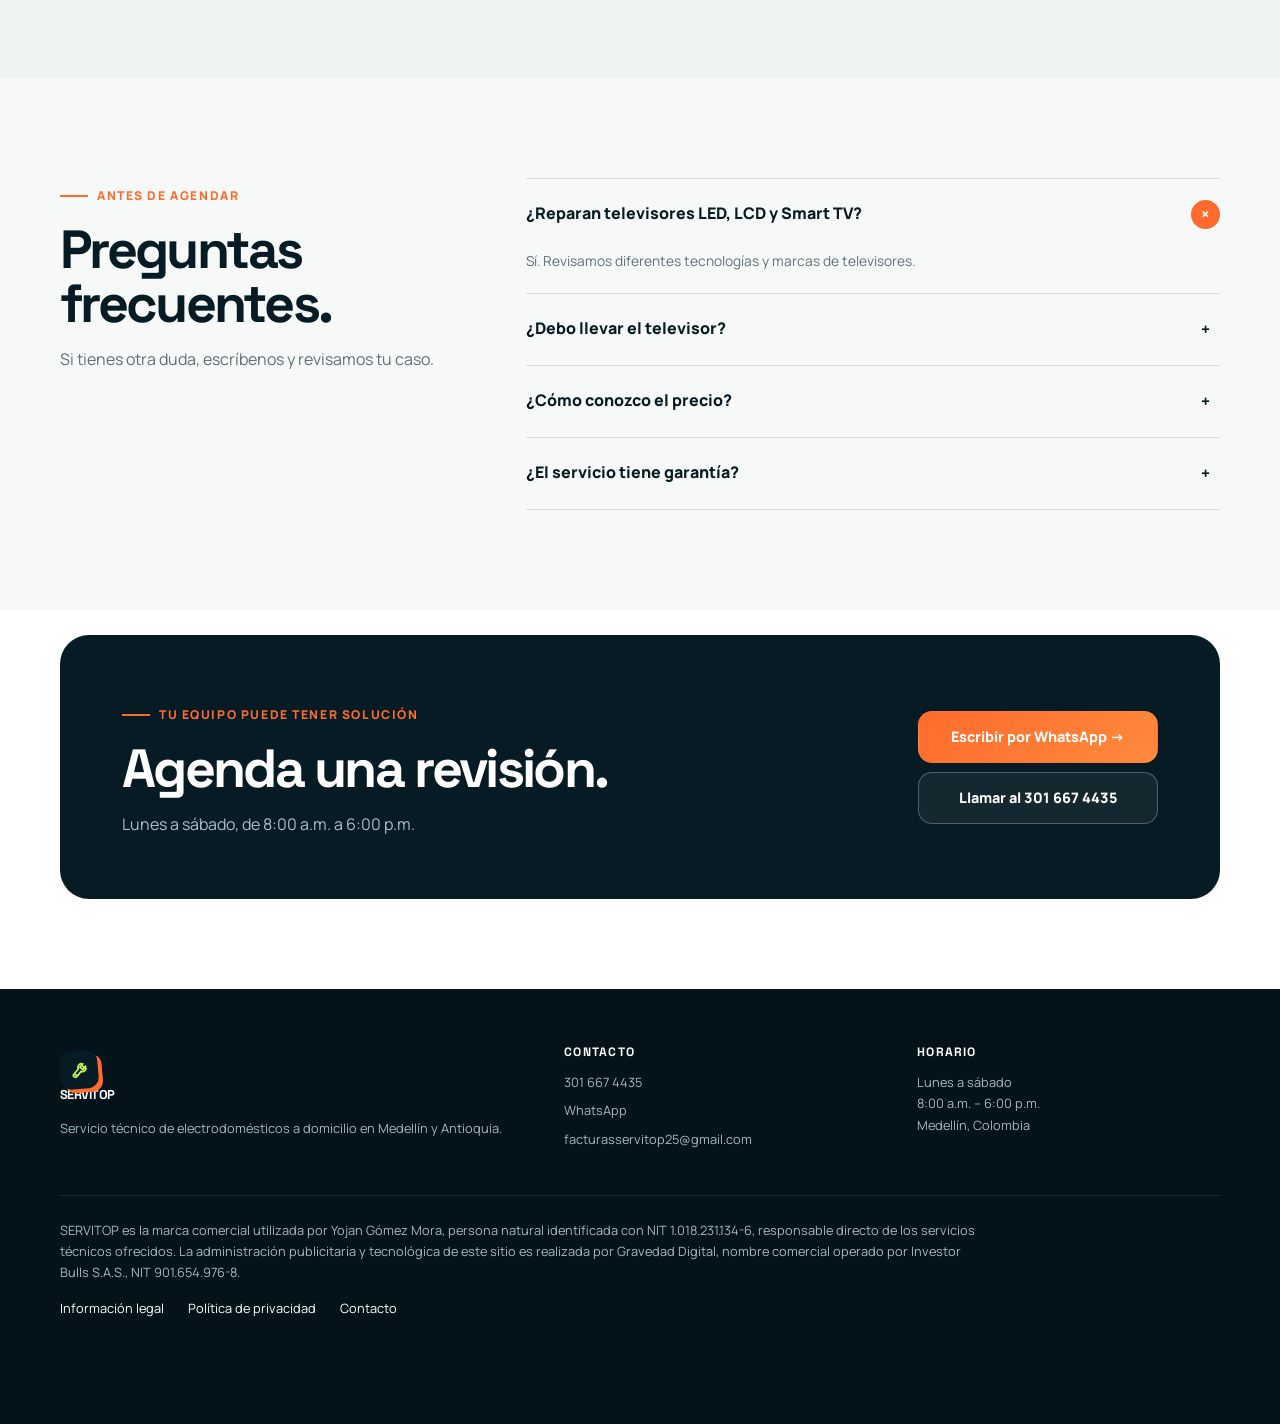
<file: reparacion-televisores-medellin.html>
<!DOCTYPE html>
<html lang="es"><head>
<script>(function(w,d,s,l,i){w[l]=w[l]||[];w[l].push({'gtm.start':new Date().getTime(),event:'gtm.js'});var f=d.getElementsByTagName(s)[0],j=d.createElement(s),dl=l!='dataLayer'?'&l='+l:'';j.async=true;j.src='https://www.googletagmanager.com/gtm.js?id='+i+dl;f.parentNode.insertBefore(j,f);})(window,document,'script','dataLayer','GTM-N87K73Q2');</script>
<meta charset="UTF-8"><meta name="viewport" content="width=device-width,initial-scale=1">
<title>Reparación de Televisores en Medellín | SERVITOP</title><meta name="description" content="Servicio técnico de televisores LED, LCD y Smart TV en Medellín. Diagnóstico de fallas de imagen, sonido y encendido. ☎ 301 667 4435"><meta name="robots" content="index, follow"><meta name="theme-color" content="#071b24"><link rel="canonical" href="https://servitop.co/reparacion-televisores-medellin.html">
<link rel="icon" href="favicon.png"><link rel="apple-touch-icon" href="apple-touch-icon.png"><link rel="preconnect" href="https://fonts.googleapis.com"><link rel="preconnect" href="https://fonts.gstatic.com" crossorigin><link href="https://fonts.googleapis.com/css2?family=Manrope:wght@400;500;600;700;800&family=Space+Grotesk:wght@500;600;700&display=swap" rel="stylesheet"><link rel="stylesheet" href="landing.css">
<meta property="og:type" content="website"><meta property="og:title" content="Reparación de Televisores en Medellín | SERVITOP"><meta property="og:description" content="Servicio técnico de televisores LED, LCD y Smart TV en Medellín. Diagnóstico de fallas de imagen, sonido y encendido. ☎ 301 667 4435"><meta property="og:url" content="https://servitop.co/reparacion-televisores-medellin.html">
<script type="application/ld+json">{"@context":"https://schema.org","@type":"Service","name":"Televisores","provider":{"@type":"HomeAndConstructionBusiness","name":"SERVITOP","telephone":"+573016674435","url":"https://servitop.co/"},"areaServed":{"@type":"AdministrativeArea","name":"Antioquia"}}</script>
</head><body data-page="televisores">
<noscript><iframe src="https://www.googletagmanager.com/ns.html?id=GTM-N87K73Q2" height="0" width="0" style="display:none;visibility:hidden"></iframe></noscript>
<div class="topline"><i></i>Servicio técnico a domicilio · Medellín y Antioquia · Lun–Sáb 8:00 a.m. a 6:00 p.m.</div><nav class="nav" id="siteNav"></nav>
<main><header class="hero"><div class="wrap hero-grid"><div><span class="eyebrow">Reparación profesional</span><h1>Reparación de televisores en <em>Medellín.</em></h1><p class="hero-lead">¿No enciende, no muestra imagen o presenta fallas de sonido? Cuéntanos el caso de tu televisor y agenda una revisión.</p><div class="actions"><a class="btn btn-orange track" data-cta="hero_whatsapp" href="https://wa.me/573016674435?text=Hola%20SERVITOP%2C%20necesito%20servicio%20t%C3%A9cnico%20para%20Televisores" target="_blank" rel="noopener">Cotizar por WhatsApp →</a><a class="btn btn-outline track" data-cta="hero_phone" href="tel:+573016674435">Llamar al 301 667 4435</a></div><div class="proof"><span>Diagnóstico claro</span><span>Garantía por escrito</span><span>Servicio a domicilio</span></div></div><div class="hero-media" id="heroMedia"></div></div></header><div class="trustbar" id="trustbar"></div><div id="content"></div></main>
<footer class="footer" id="siteFooter"></footer><div class="mobile-cta" id="mobileCta"></div><script src="landing.js"></script></body></html>
</file>
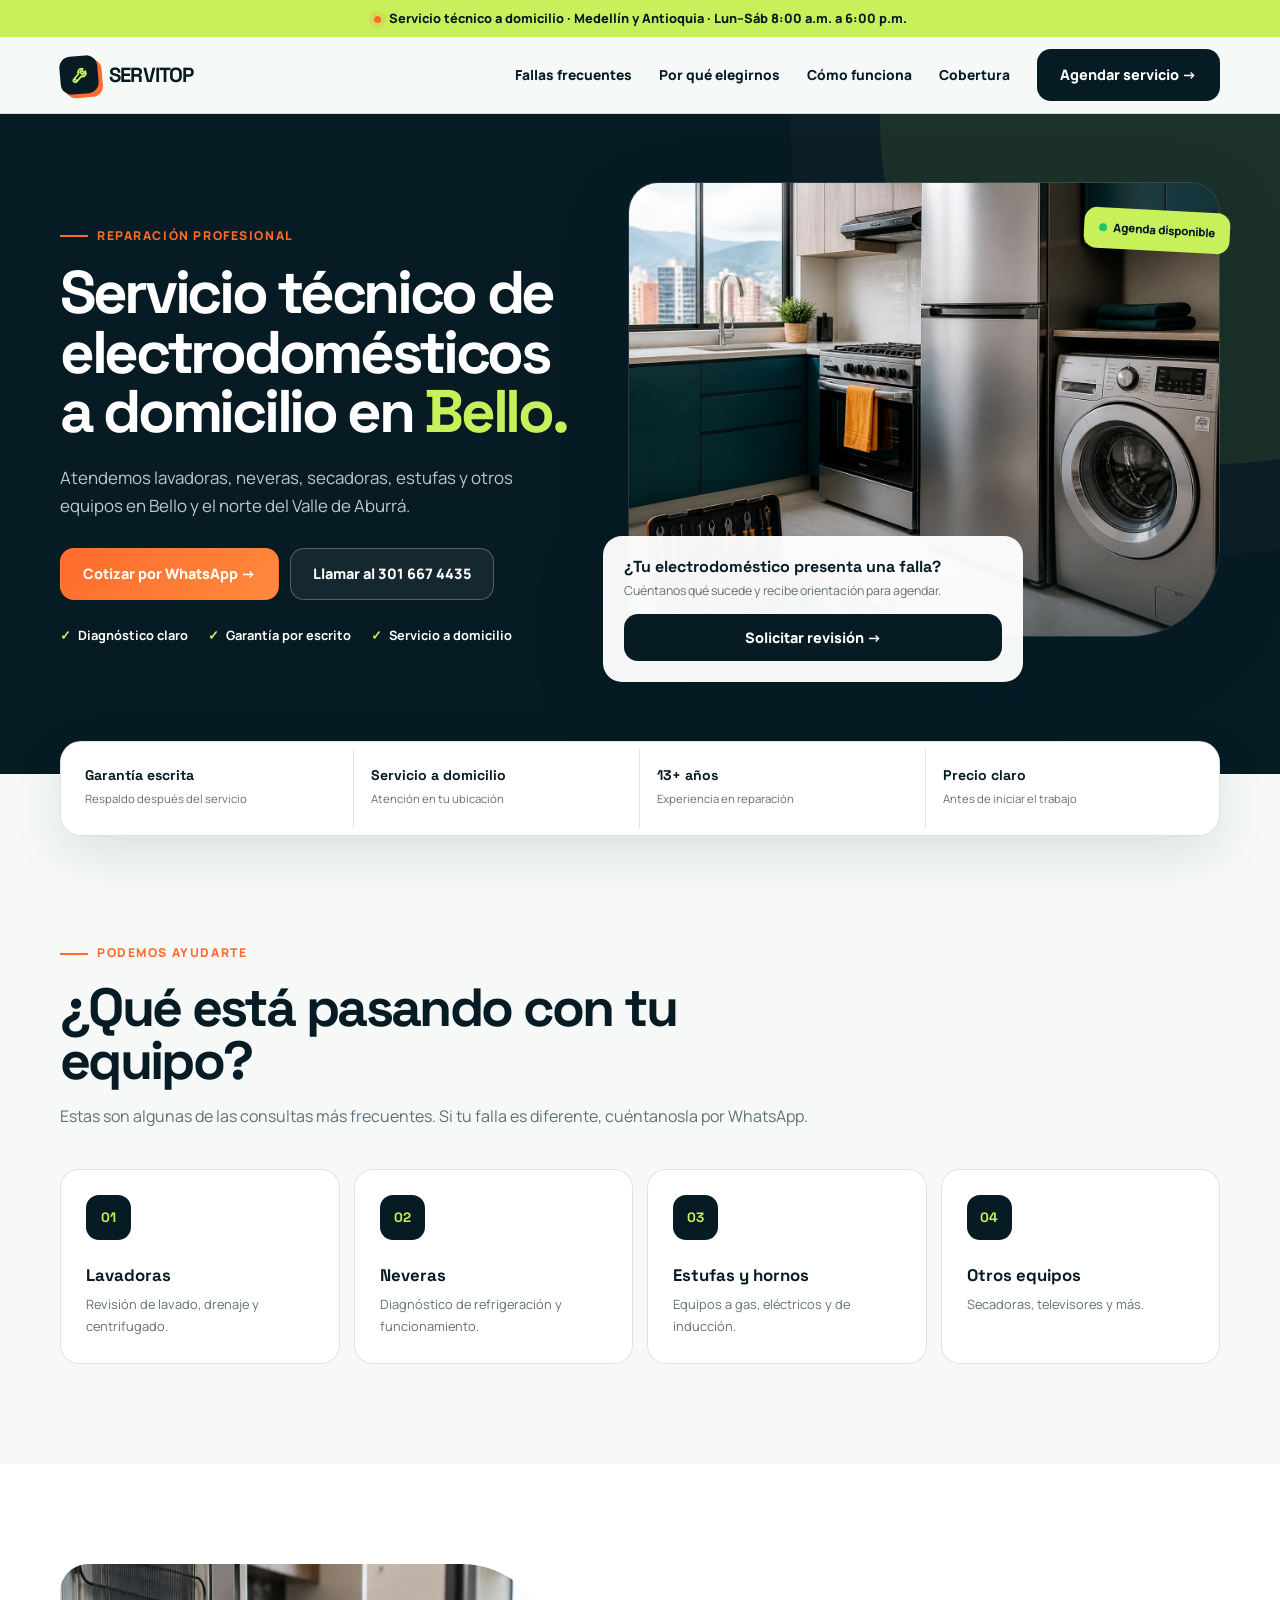
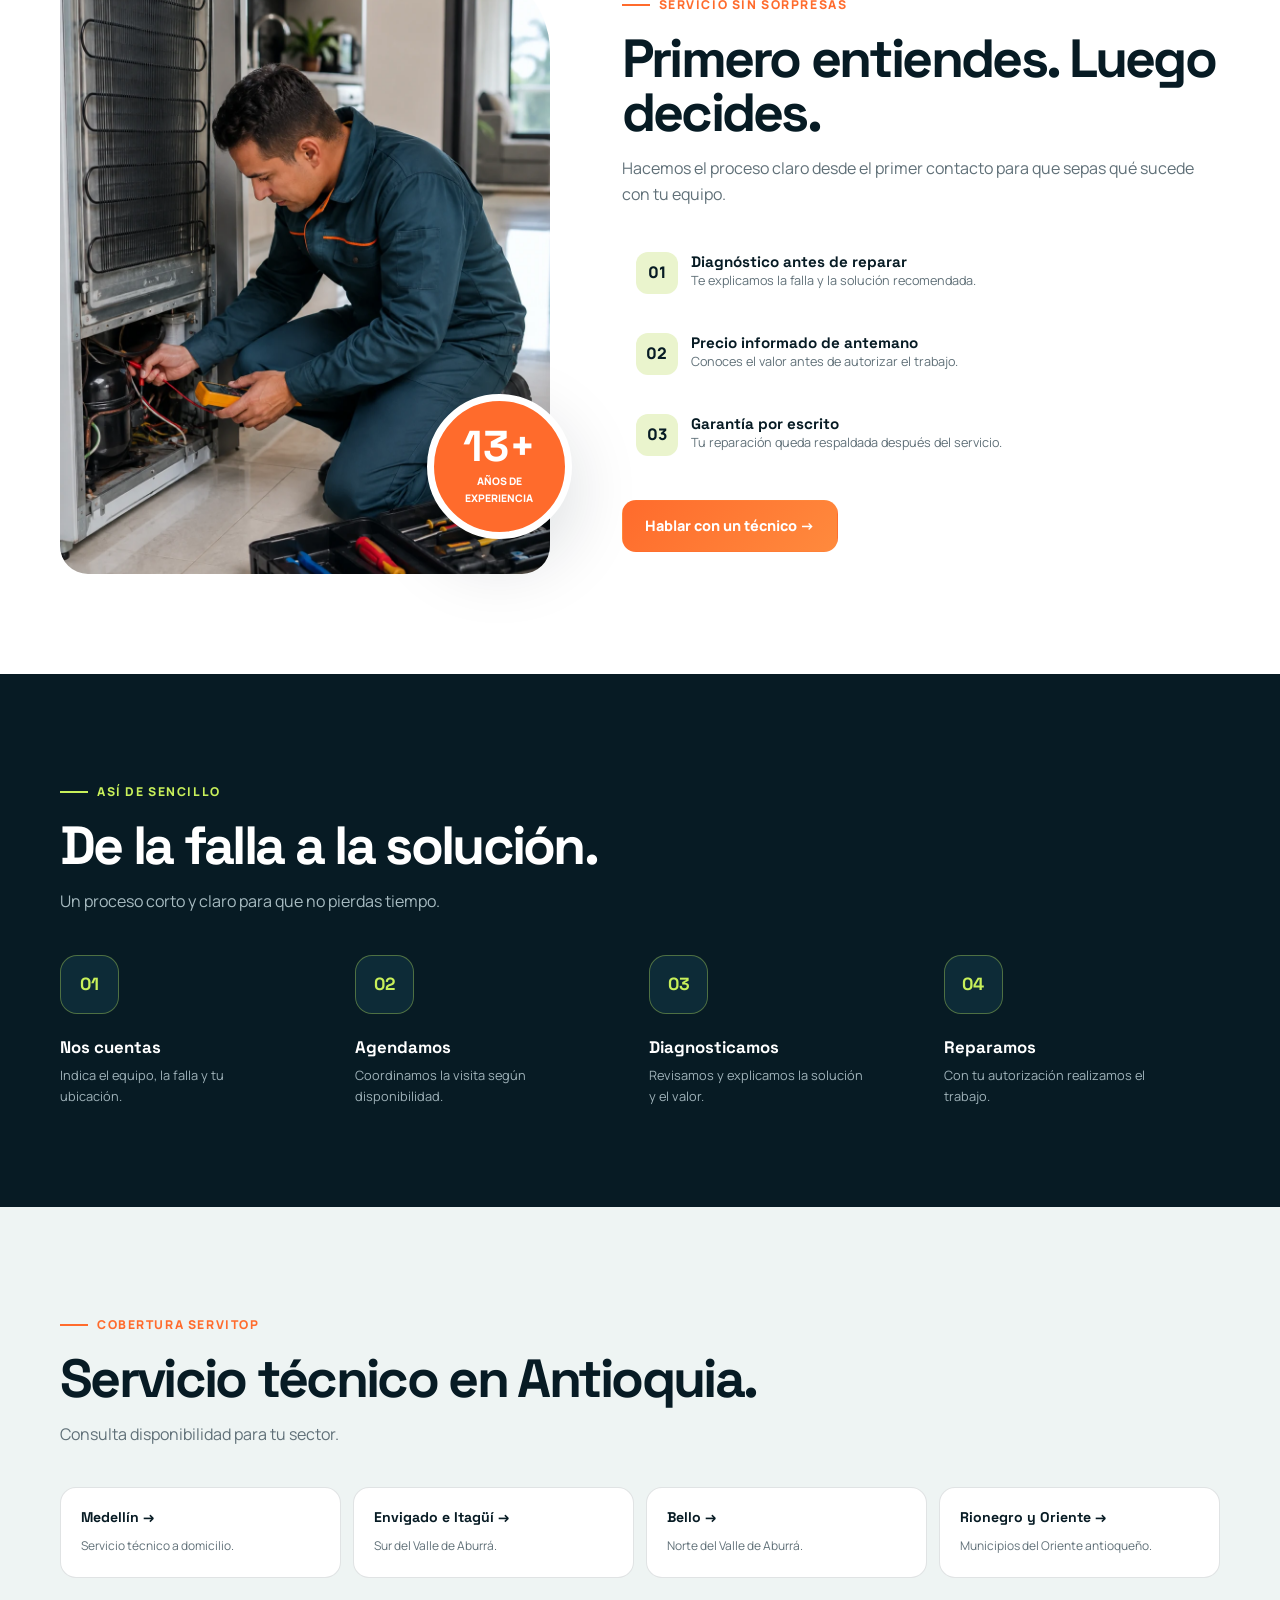
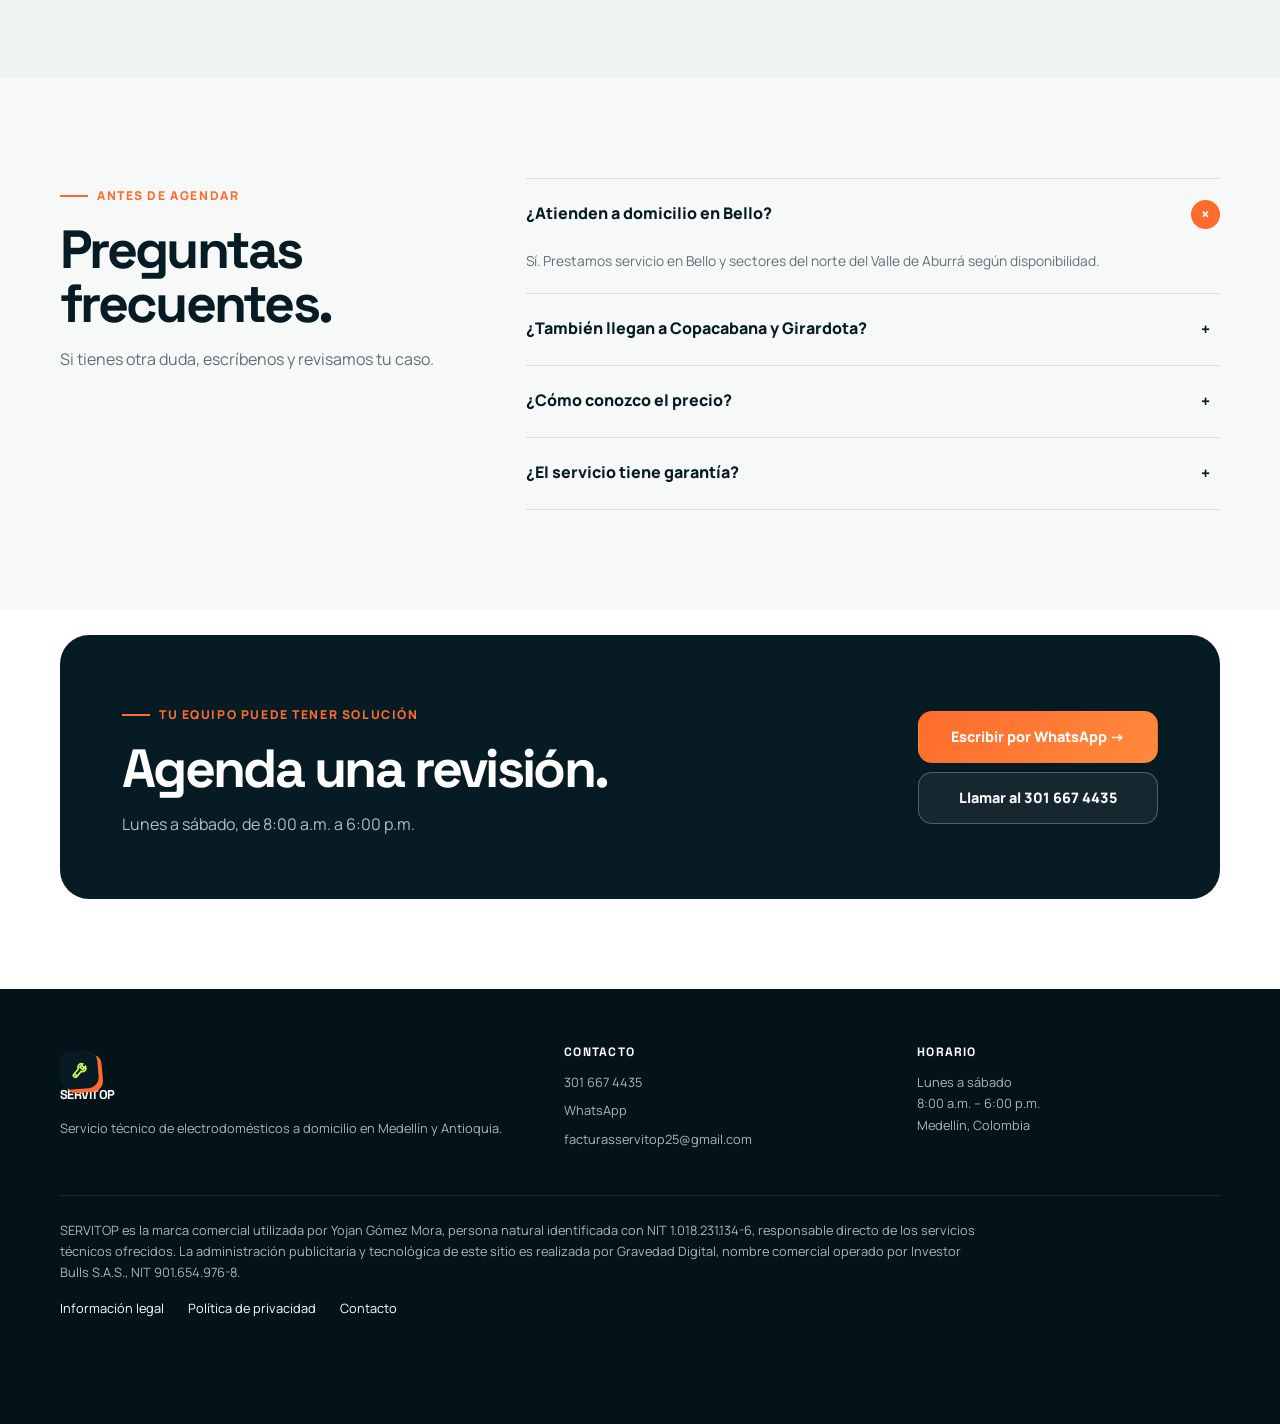
<file: servicio-tecnico-bello.html>
<!DOCTYPE html>
<html lang="es"><head>
<script>(function(w,d,s,l,i){w[l]=w[l]||[];w[l].push({'gtm.start':new Date().getTime(),event:'gtm.js'});var f=d.getElementsByTagName(s)[0],j=d.createElement(s),dl=l!='dataLayer'?'&l='+l:'';j.async=true;j.src='https://www.googletagmanager.com/gtm.js?id='+i+dl;f.parentNode.insertBefore(j,f);})(window,document,'script','dataLayer','GTM-N87K73Q2');</script>
<meta charset="UTF-8"><meta name="viewport" content="width=device-width,initial-scale=1">
<title>Servicio Técnico de Electrodomésticos en Bello | SERVITOP</title><meta name="description" content="Reparación de electrodomésticos a domicilio en Bello y el norte del Valle de Aburrá. Lavadoras, neveras y línea blanca. ☎ 301 667 4435"><meta name="robots" content="index, follow"><meta name="theme-color" content="#071b24"><link rel="canonical" href="https://servitop.co/servicio-tecnico-bello.html">
<link rel="icon" href="favicon.png"><link rel="apple-touch-icon" href="apple-touch-icon.png"><link rel="preconnect" href="https://fonts.googleapis.com"><link rel="preconnect" href="https://fonts.gstatic.com" crossorigin><link href="https://fonts.googleapis.com/css2?family=Manrope:wght@400;500;600;700;800&family=Space+Grotesk:wght@500;600;700&display=swap" rel="stylesheet"><link rel="stylesheet" href="landing.css">
<meta property="og:type" content="website"><meta property="og:title" content="Servicio Técnico de Electrodomésticos en Bello | SERVITOP"><meta property="og:description" content="Reparación de electrodomésticos a domicilio en Bello y el norte del Valle de Aburrá. Lavadoras, neveras y línea blanca. ☎ 301 667 4435"><meta property="og:url" content="https://servitop.co/servicio-tecnico-bello.html">
<script type="application/ld+json">{"@context":"https://schema.org","@type":"Service","name":"Electrodomésticos en Bello","provider":{"@type":"HomeAndConstructionBusiness","name":"SERVITOP","telephone":"+573016674435","url":"https://servitop.co/"},"areaServed":{"@type":"AdministrativeArea","name":"Antioquia"}}</script>
</head><body data-page="bello">
<noscript><iframe src="https://www.googletagmanager.com/ns.html?id=GTM-N87K73Q2" height="0" width="0" style="display:none;visibility:hidden"></iframe></noscript>
<div class="topline"><i></i>Servicio técnico a domicilio · Medellín y Antioquia · Lun–Sáb 8:00 a.m. a 6:00 p.m.</div><nav class="nav" id="siteNav"></nav>
<main><header class="hero"><div class="wrap hero-grid"><div><span class="eyebrow">Reparación profesional</span><h1>Servicio técnico de electrodomésticos a domicilio en <em>Bello.</em></h1><p class="hero-lead">Atendemos lavadoras, neveras, secadoras, estufas y otros equipos en Bello y el norte del Valle de Aburrá.</p><div class="actions"><a class="btn btn-orange track" data-cta="hero_whatsapp" href="https://wa.me/573016674435?text=Hola%20SERVITOP%2C%20necesito%20servicio%20t%C3%A9cnico%20para%20Electrodom%C3%A9sticos%20en%20Bello" target="_blank" rel="noopener">Cotizar por WhatsApp →</a><a class="btn btn-outline track" data-cta="hero_phone" href="tel:+573016674435">Llamar al 301 667 4435</a></div><div class="proof"><span>Diagnóstico claro</span><span>Garantía por escrito</span><span>Servicio a domicilio</span></div></div><div class="hero-media" id="heroMedia"></div></div></header><div class="trustbar" id="trustbar"></div><div id="content"></div></main>
<footer class="footer" id="siteFooter"></footer><div class="mobile-cta" id="mobileCta"></div><script src="landing.js"></script></body></html>
</file>
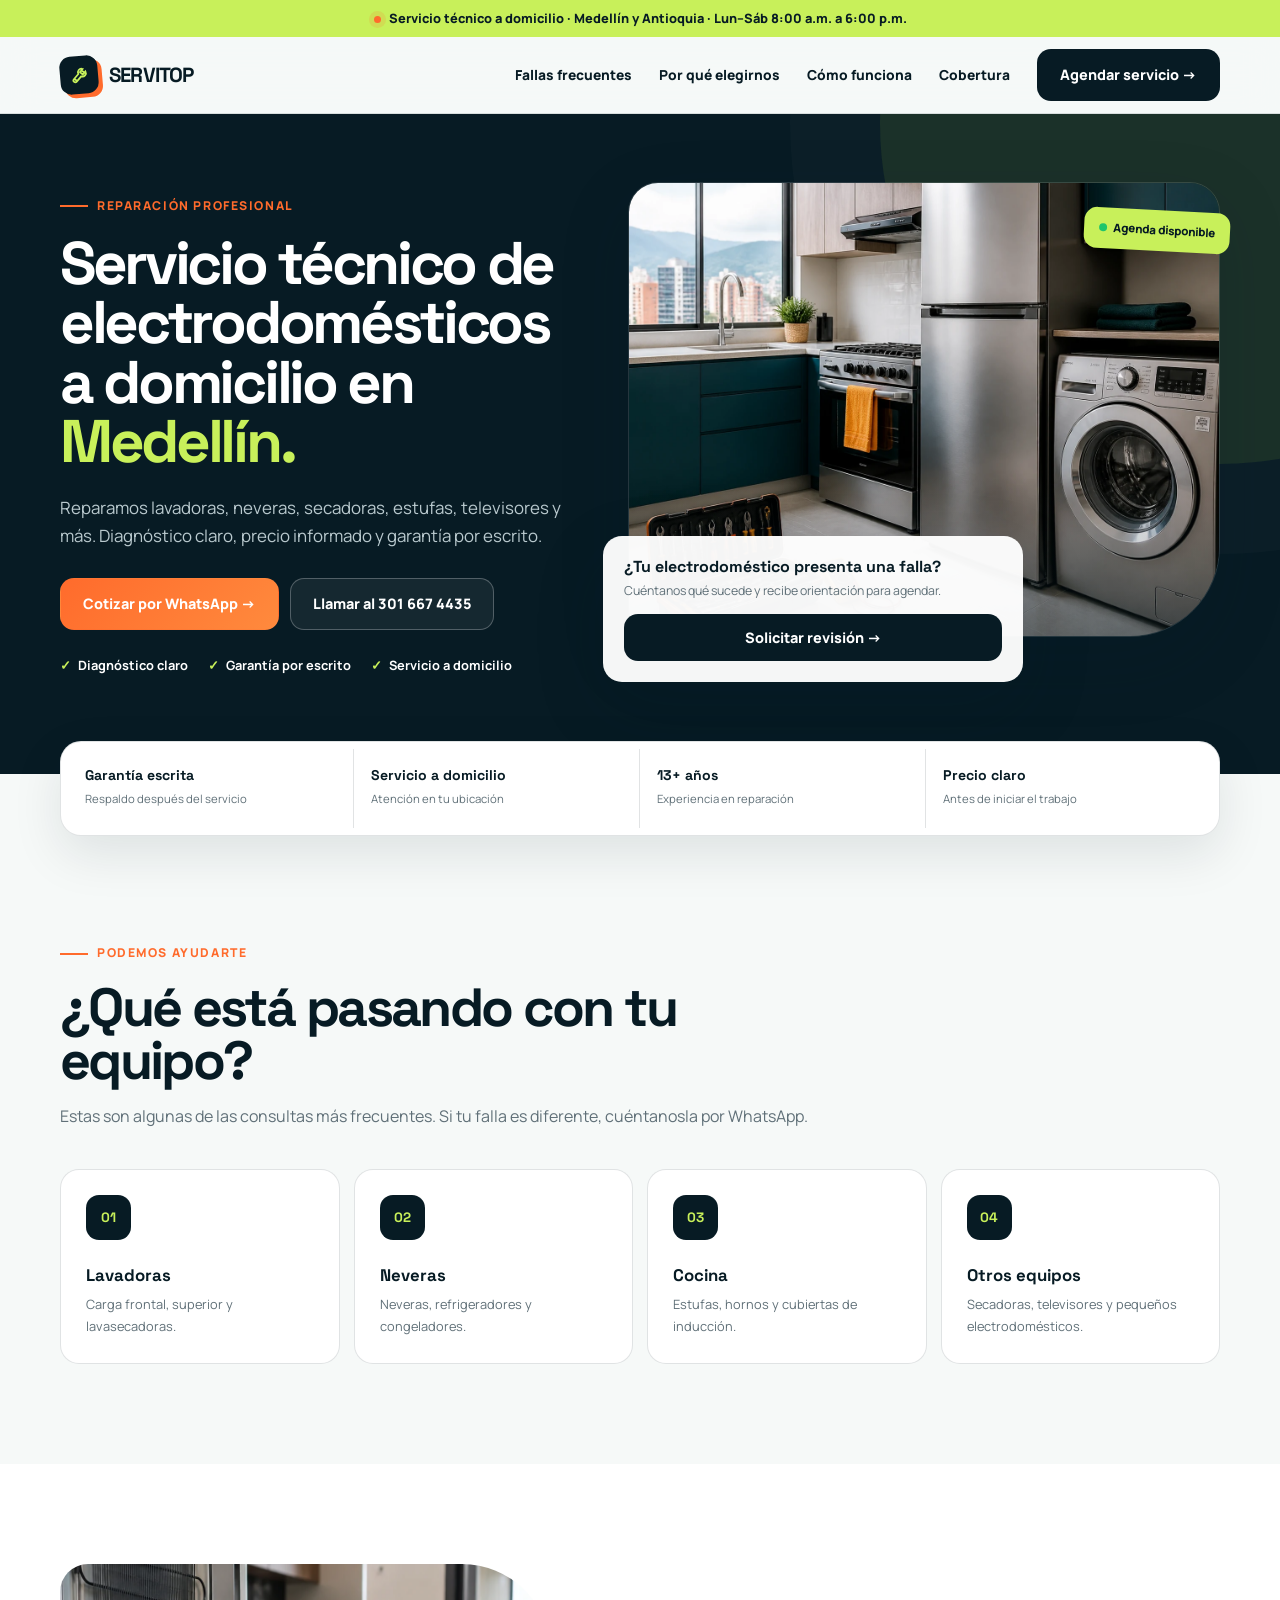
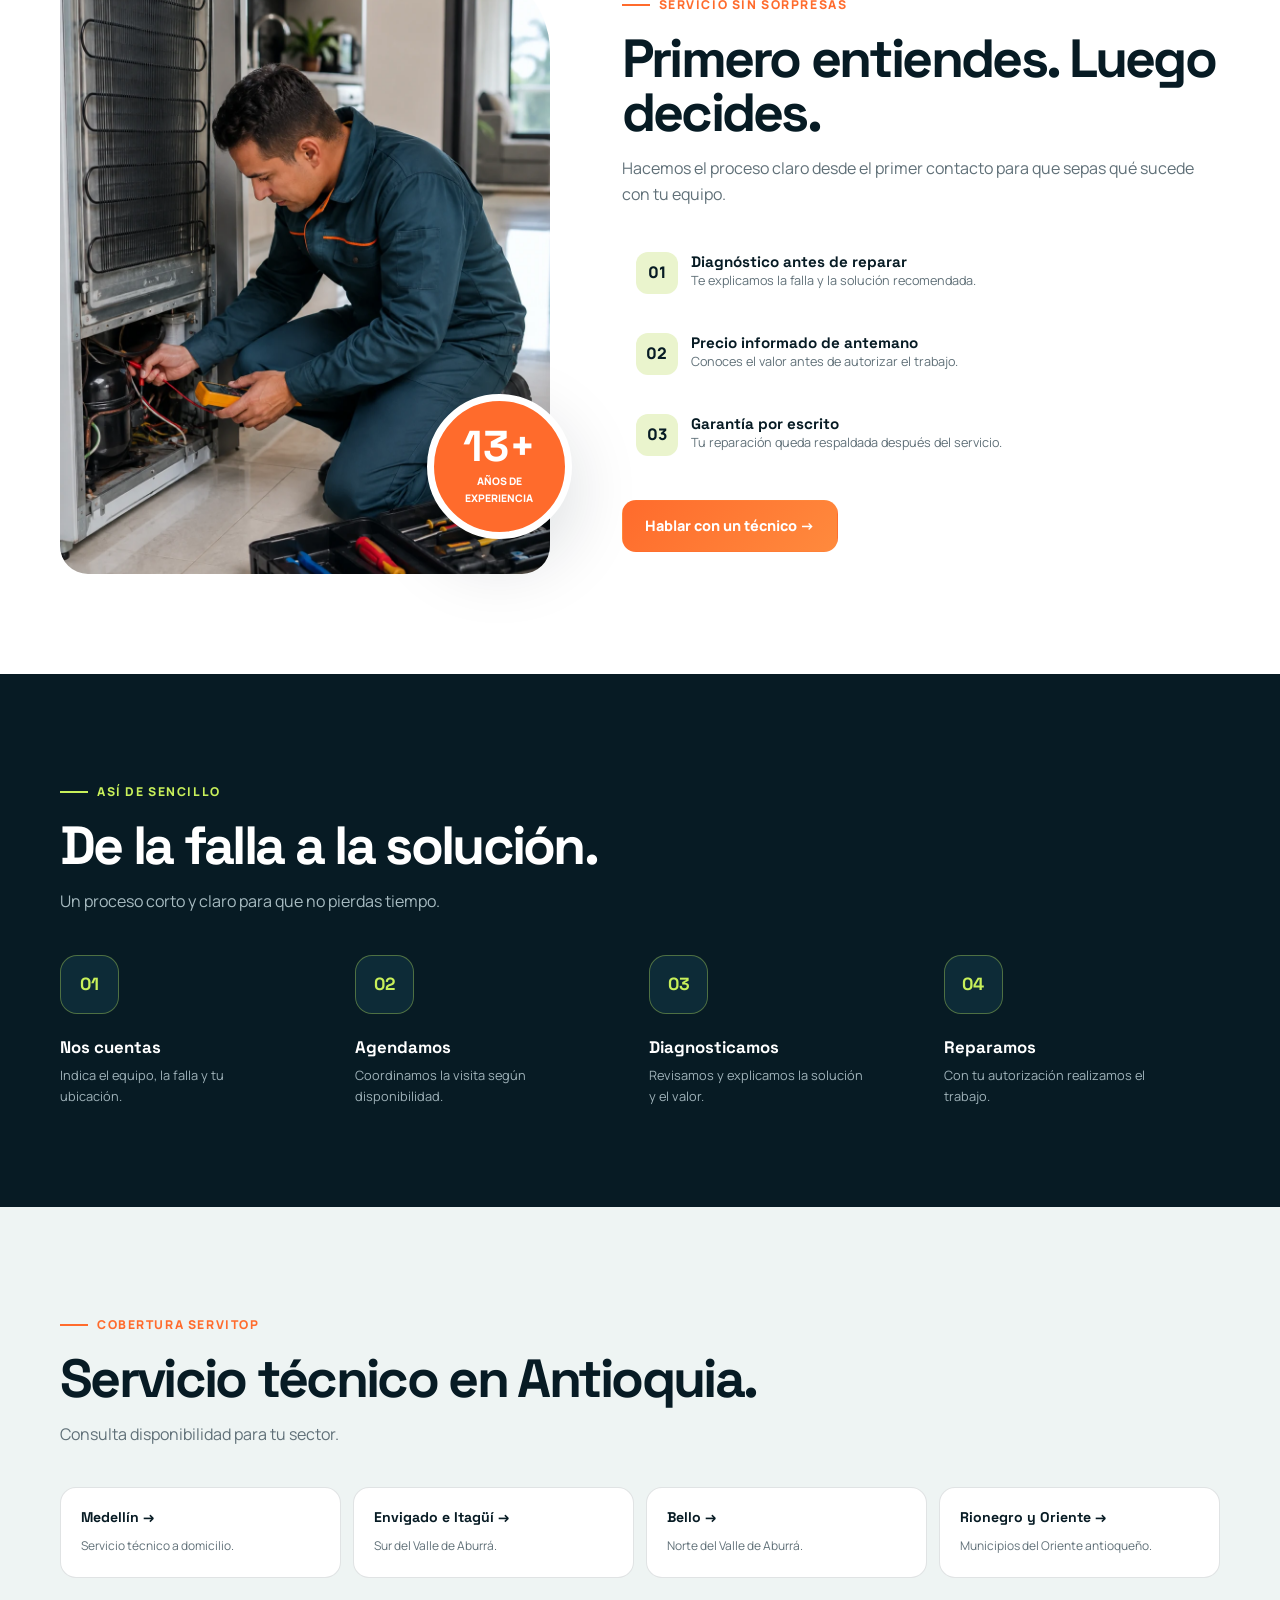
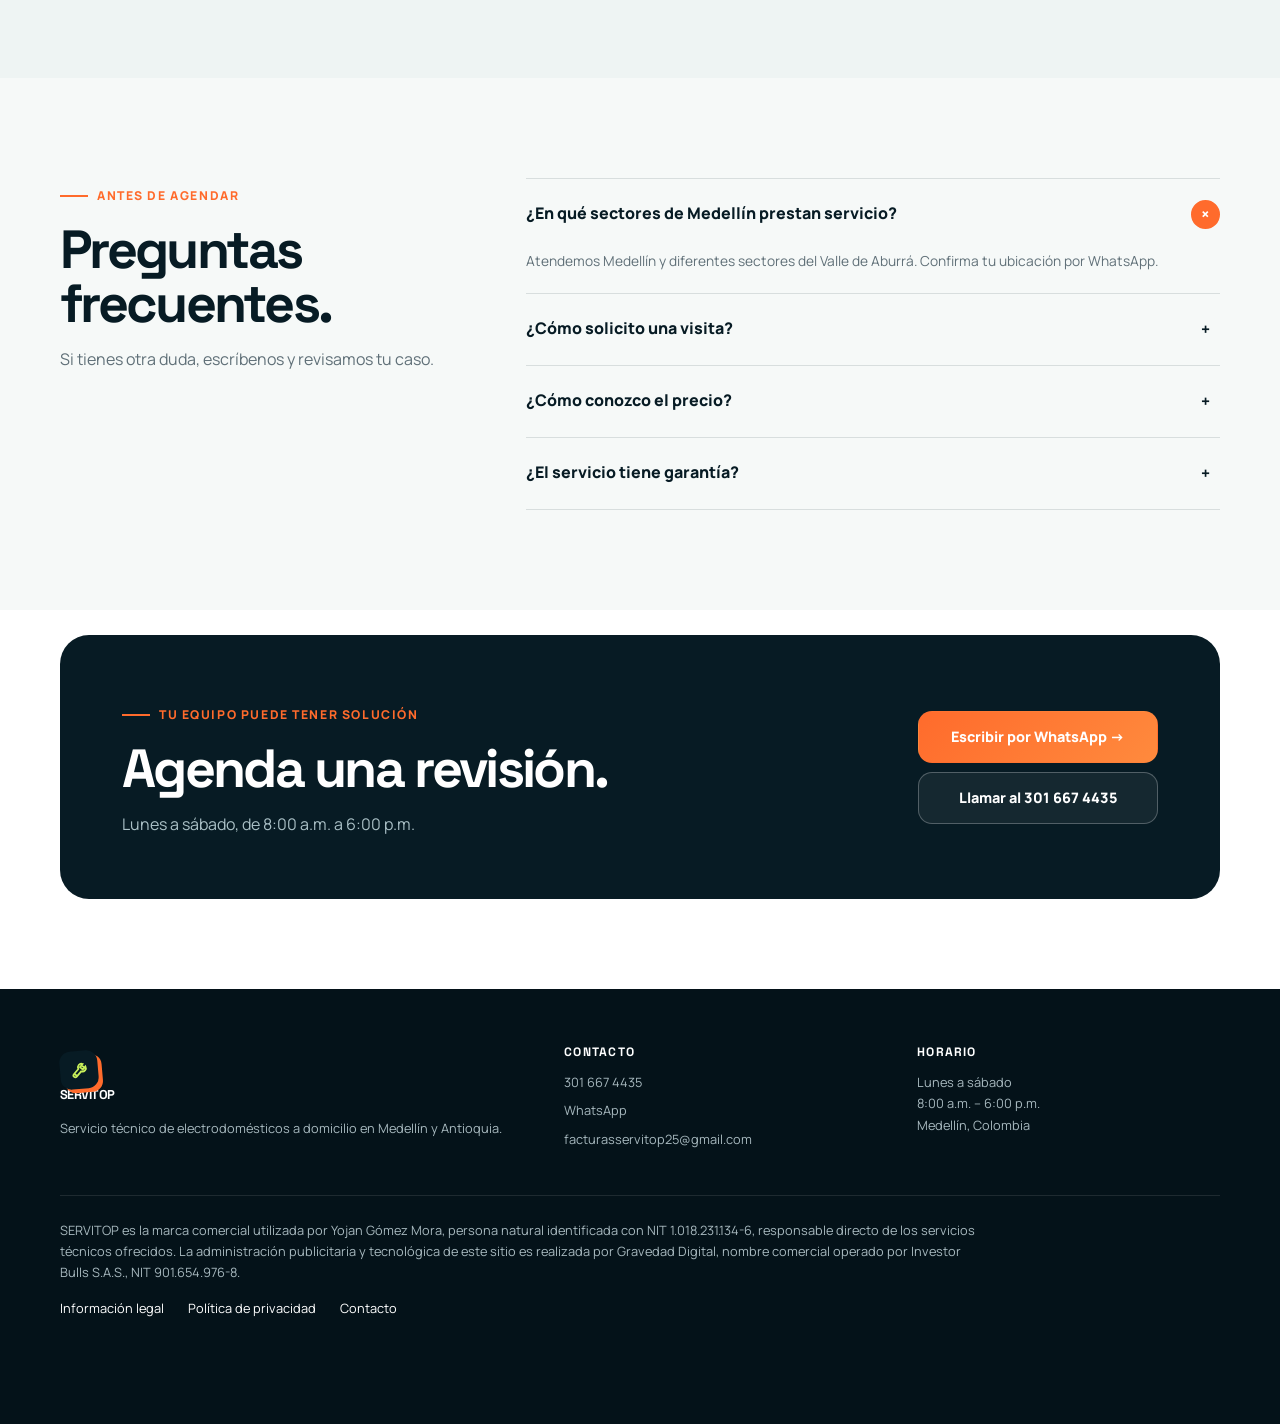
<file: servicio-tecnico-electrodomesticos-medellin.html>
<!DOCTYPE html>
<html lang="es"><head>
<script>(function(w,d,s,l,i){w[l]=w[l]||[];w[l].push({'gtm.start':new Date().getTime(),event:'gtm.js'});var f=d.getElementsByTagName(s)[0],j=d.createElement(s),dl=l!='dataLayer'?'&l='+l:'';j.async=true;j.src='https://www.googletagmanager.com/gtm.js?id='+i+dl;f.parentNode.insertBefore(j,f);})(window,document,'script','dataLayer','GTM-N87K73Q2');</script>
<meta charset="UTF-8"><meta name="viewport" content="width=device-width,initial-scale=1">
<title>Servicio Técnico de Electrodomésticos en Medellín | SERVITOP</title><meta name="description" content="Servicio técnico de electrodomésticos y línea blanca a domicilio en Medellín. Lavadoras, neveras, secadoras y más. Garantía. ☎ 301 667 4435"><meta name="robots" content="index, follow"><meta name="theme-color" content="#071b24"><link rel="canonical" href="https://servitop.co/servicio-tecnico-electrodomesticos-medellin.html">
<link rel="icon" href="favicon.png"><link rel="apple-touch-icon" href="apple-touch-icon.png"><link rel="preconnect" href="https://fonts.googleapis.com"><link rel="preconnect" href="https://fonts.gstatic.com" crossorigin><link href="https://fonts.googleapis.com/css2?family=Manrope:wght@400;500;600;700;800&family=Space+Grotesk:wght@500;600;700&display=swap" rel="stylesheet"><link rel="stylesheet" href="landing.css">
<meta property="og:type" content="website"><meta property="og:title" content="Servicio Técnico de Electrodomésticos en Medellín | SERVITOP"><meta property="og:description" content="Servicio técnico de electrodomésticos y línea blanca a domicilio en Medellín. Lavadoras, neveras, secadoras y más. Garantía. ☎ 301 667 4435"><meta property="og:url" content="https://servitop.co/servicio-tecnico-electrodomesticos-medellin.html">
<script type="application/ld+json">{"@context":"https://schema.org","@type":"Service","name":"Electrodomésticos en Medellín","provider":{"@type":"HomeAndConstructionBusiness","name":"SERVITOP","telephone":"+573016674435","url":"https://servitop.co/"},"areaServed":{"@type":"AdministrativeArea","name":"Antioquia"}}</script>
</head><body data-page="medellin">
<noscript><iframe src="https://www.googletagmanager.com/ns.html?id=GTM-N87K73Q2" height="0" width="0" style="display:none;visibility:hidden"></iframe></noscript>
<div class="topline"><i></i>Servicio técnico a domicilio · Medellín y Antioquia · Lun–Sáb 8:00 a.m. a 6:00 p.m.</div><nav class="nav" id="siteNav"></nav>
<main><header class="hero"><div class="wrap hero-grid"><div><span class="eyebrow">Reparación profesional</span><h1>Servicio técnico de electrodomésticos a domicilio en <em>Medellín.</em></h1><p class="hero-lead">Reparamos lavadoras, neveras, secadoras, estufas, televisores y más. Diagnóstico claro, precio informado y garantía por escrito.</p><div class="actions"><a class="btn btn-orange track" data-cta="hero_whatsapp" href="https://wa.me/573016674435?text=Hola%20SERVITOP%2C%20necesito%20servicio%20t%C3%A9cnico%20para%20Electrodom%C3%A9sticos%20en%20Medell%C3%ADn" target="_blank" rel="noopener">Cotizar por WhatsApp →</a><a class="btn btn-outline track" data-cta="hero_phone" href="tel:+573016674435">Llamar al 301 667 4435</a></div><div class="proof"><span>Diagnóstico claro</span><span>Garantía por escrito</span><span>Servicio a domicilio</span></div></div><div class="hero-media" id="heroMedia"></div></div></header><div class="trustbar" id="trustbar"></div><div id="content"></div></main>
<footer class="footer" id="siteFooter"></footer><div class="mobile-cta" id="mobileCta"></div><script src="landing.js"></script></body></html>
</file>
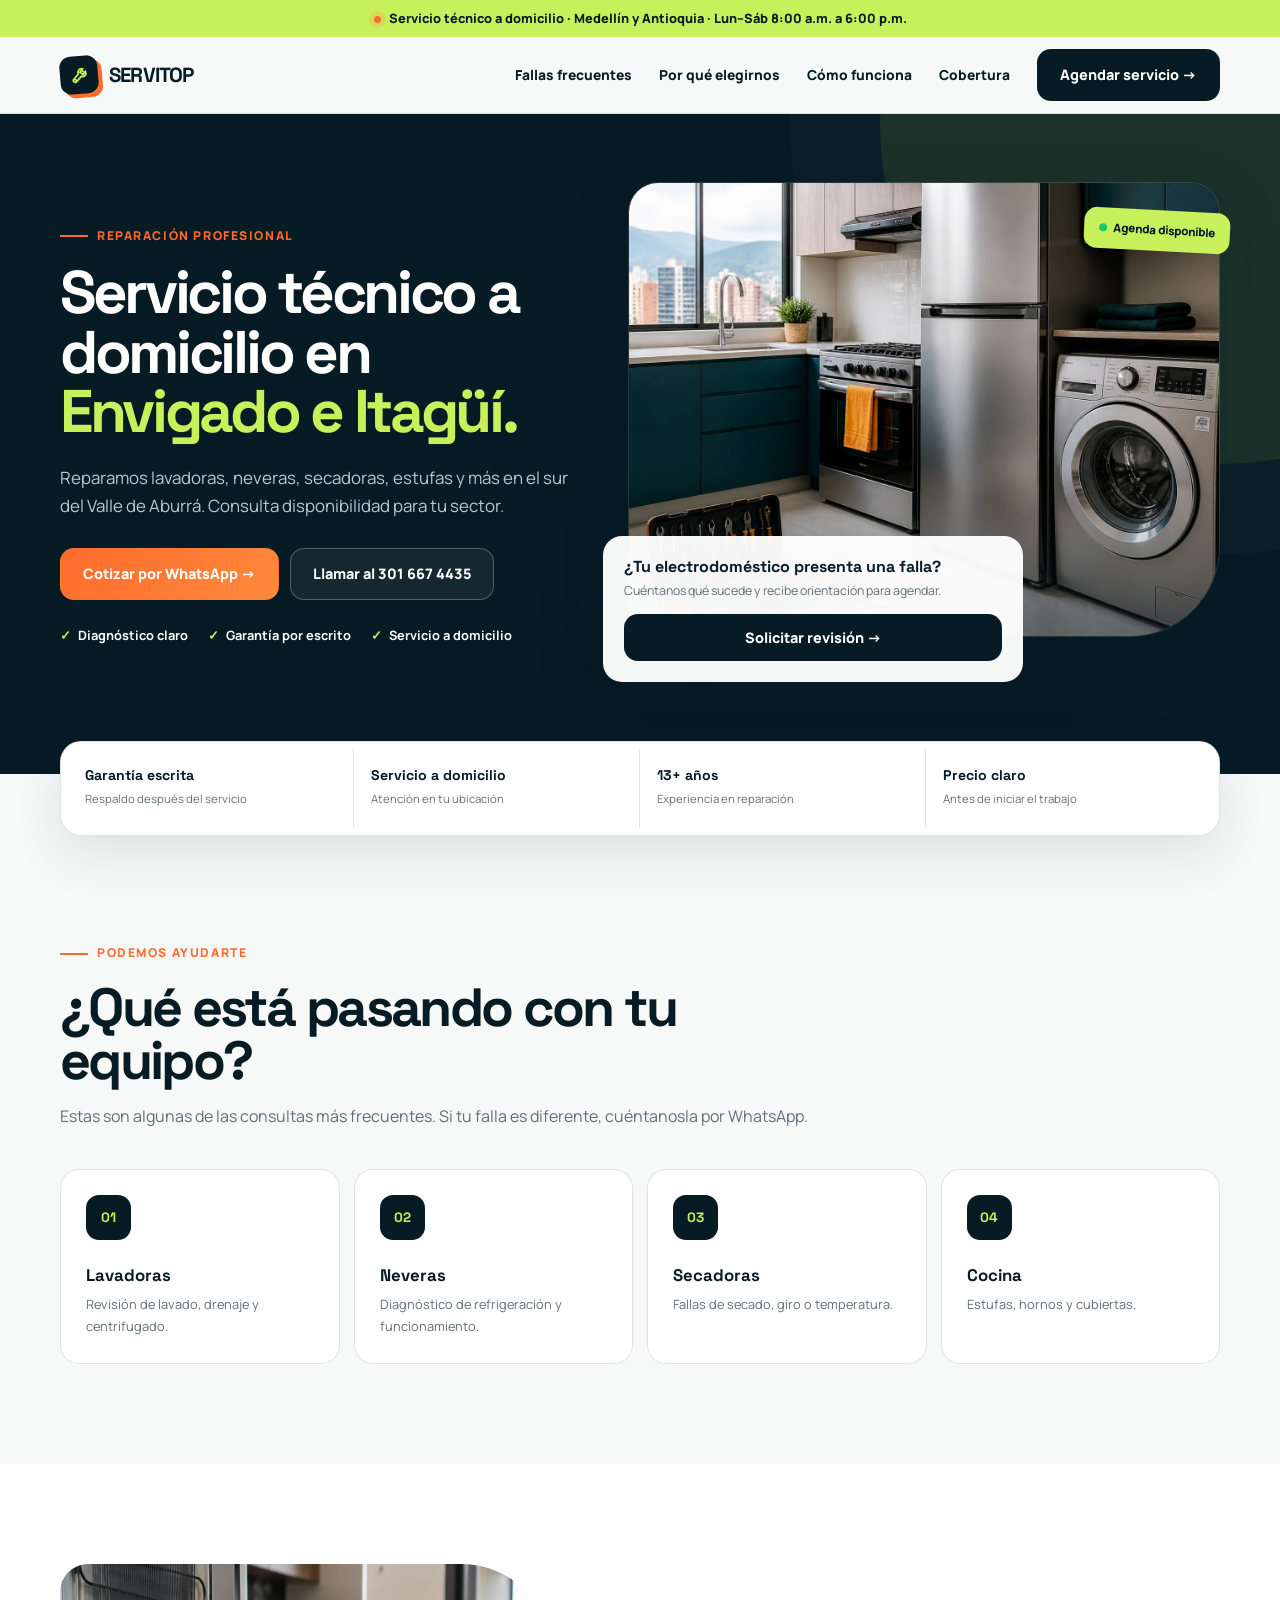
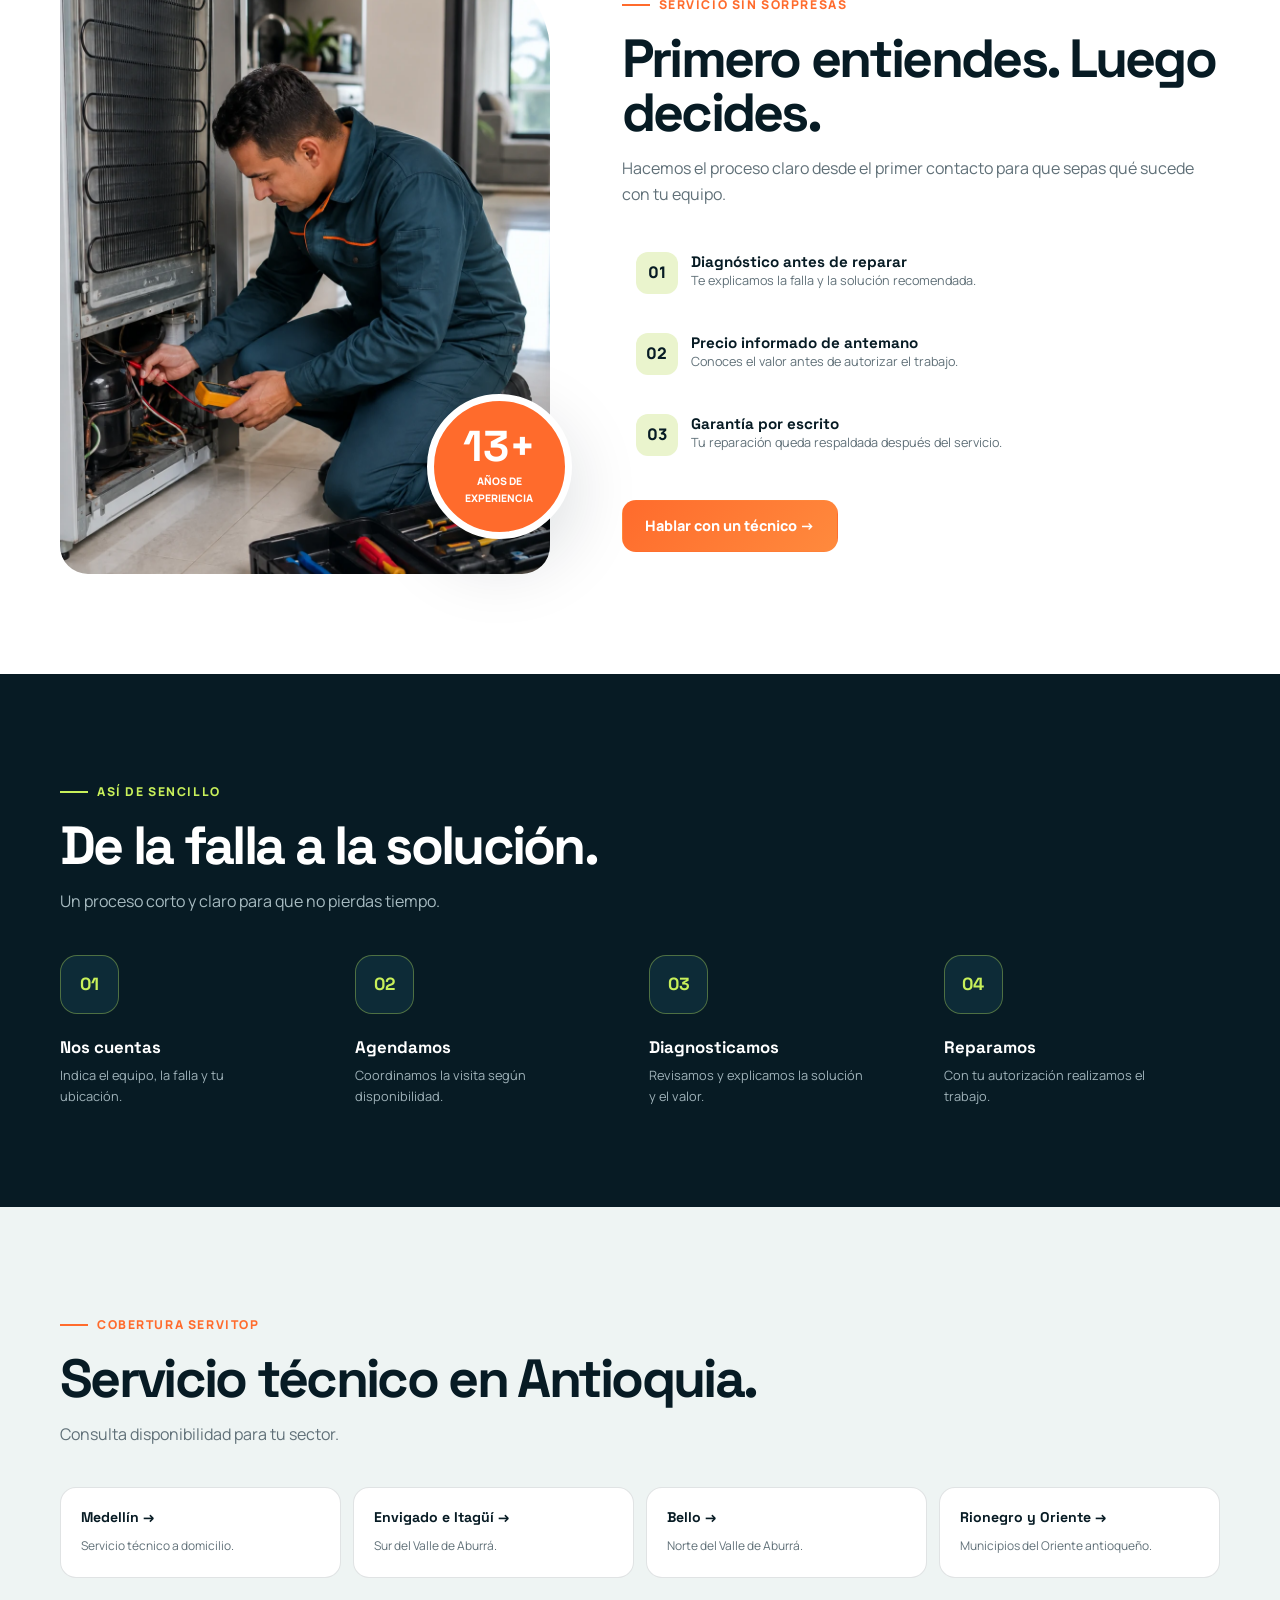
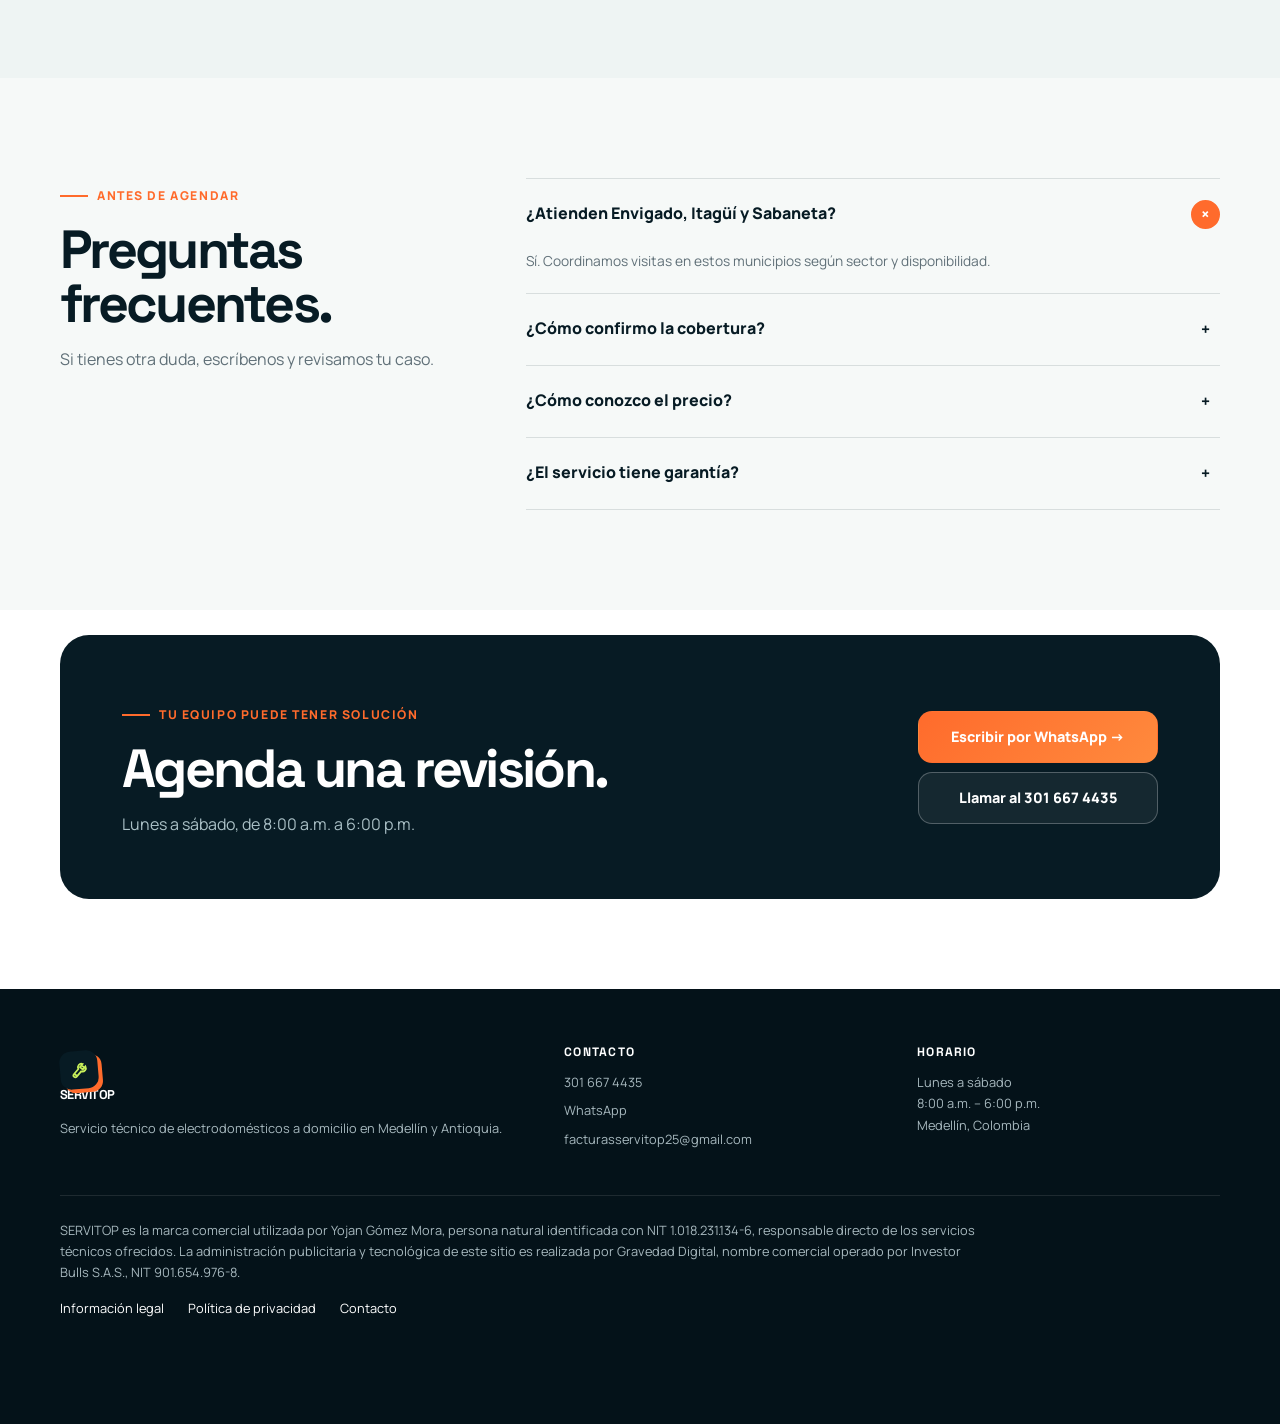
<file: servicio-tecnico-envigado-itagui.html>
<!DOCTYPE html>
<html lang="es"><head>
<script>(function(w,d,s,l,i){w[l]=w[l]||[];w[l].push({'gtm.start':new Date().getTime(),event:'gtm.js'});var f=d.getElementsByTagName(s)[0],j=d.createElement(s),dl=l!='dataLayer'?'&l='+l:'';j.async=true;j.src='https://www.googletagmanager.com/gtm.js?id='+i+dl;f.parentNode.insertBefore(j,f);})(window,document,'script','dataLayer','GTM-N87K73Q2');</script>
<meta charset="UTF-8"><meta name="viewport" content="width=device-width,initial-scale=1">
<title>Servicio Técnico de Electrodomésticos en Envigado e Itagüí | SERVITOP</title><meta name="description" content="Reparación de electrodomésticos a domicilio en Envigado, Itagüí y Sabaneta. Lavadoras, neveras y línea blanca. Garantía. ☎ 301 667 4435"><meta name="robots" content="index, follow"><meta name="theme-color" content="#071b24"><link rel="canonical" href="https://servitop.co/servicio-tecnico-envigado-itagui.html">
<link rel="icon" href="favicon.png"><link rel="apple-touch-icon" href="apple-touch-icon.png"><link rel="preconnect" href="https://fonts.googleapis.com"><link rel="preconnect" href="https://fonts.gstatic.com" crossorigin><link href="https://fonts.googleapis.com/css2?family=Manrope:wght@400;500;600;700;800&family=Space+Grotesk:wght@500;600;700&display=swap" rel="stylesheet"><link rel="stylesheet" href="landing.css">
<meta property="og:type" content="website"><meta property="og:title" content="Servicio Técnico de Electrodomésticos en Envigado e Itagüí | SERVITOP"><meta property="og:description" content="Reparación de electrodomésticos a domicilio en Envigado, Itagüí y Sabaneta. Lavadoras, neveras y línea blanca. Garantía. ☎ 301 667 4435"><meta property="og:url" content="https://servitop.co/servicio-tecnico-envigado-itagui.html">
<script type="application/ld+json">{"@context":"https://schema.org","@type":"Service","name":"Electrodomésticos en Envigado e Itagüí","provider":{"@type":"HomeAndConstructionBusiness","name":"SERVITOP","telephone":"+573016674435","url":"https://servitop.co/"},"areaServed":{"@type":"AdministrativeArea","name":"Antioquia"}}</script>
</head><body data-page="envigado">
<noscript><iframe src="https://www.googletagmanager.com/ns.html?id=GTM-N87K73Q2" height="0" width="0" style="display:none;visibility:hidden"></iframe></noscript>
<div class="topline"><i></i>Servicio técnico a domicilio · Medellín y Antioquia · Lun–Sáb 8:00 a.m. a 6:00 p.m.</div><nav class="nav" id="siteNav"></nav>
<main><header class="hero"><div class="wrap hero-grid"><div><span class="eyebrow">Reparación profesional</span><h1>Servicio técnico a domicilio en <em>Envigado e Itagüí.</em></h1><p class="hero-lead">Reparamos lavadoras, neveras, secadoras, estufas y más en el sur del Valle de Aburrá. Consulta disponibilidad para tu sector.</p><div class="actions"><a class="btn btn-orange track" data-cta="hero_whatsapp" href="https://wa.me/573016674435?text=Hola%20SERVITOP%2C%20necesito%20servicio%20t%C3%A9cnico%20para%20Electrodom%C3%A9sticos%20en%20Envigado%20e%20Itag%C3%BC%C3%AD" target="_blank" rel="noopener">Cotizar por WhatsApp →</a><a class="btn btn-outline track" data-cta="hero_phone" href="tel:+573016674435">Llamar al 301 667 4435</a></div><div class="proof"><span>Diagnóstico claro</span><span>Garantía por escrito</span><span>Servicio a domicilio</span></div></div><div class="hero-media" id="heroMedia"></div></div></header><div class="trustbar" id="trustbar"></div><div id="content"></div></main>
<footer class="footer" id="siteFooter"></footer><div class="mobile-cta" id="mobileCta"></div><script src="landing.js"></script></body></html>
</file>
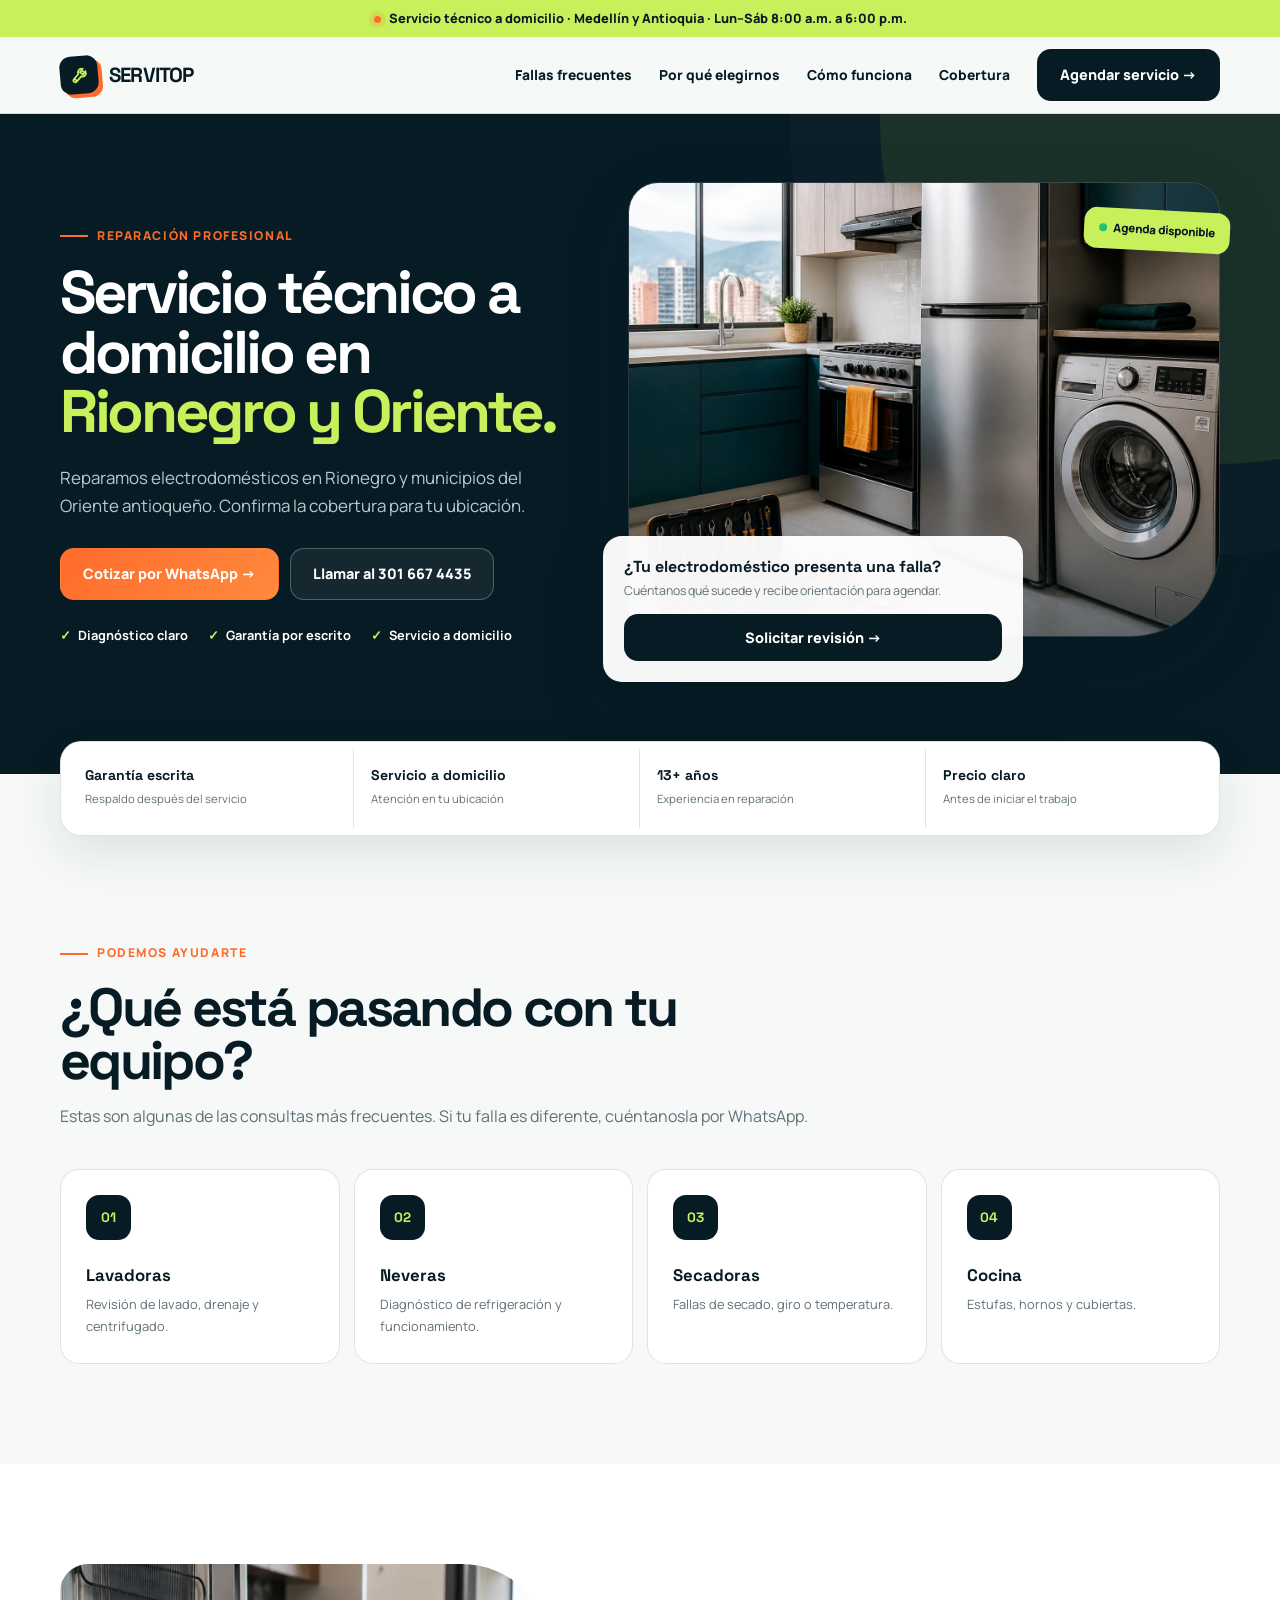
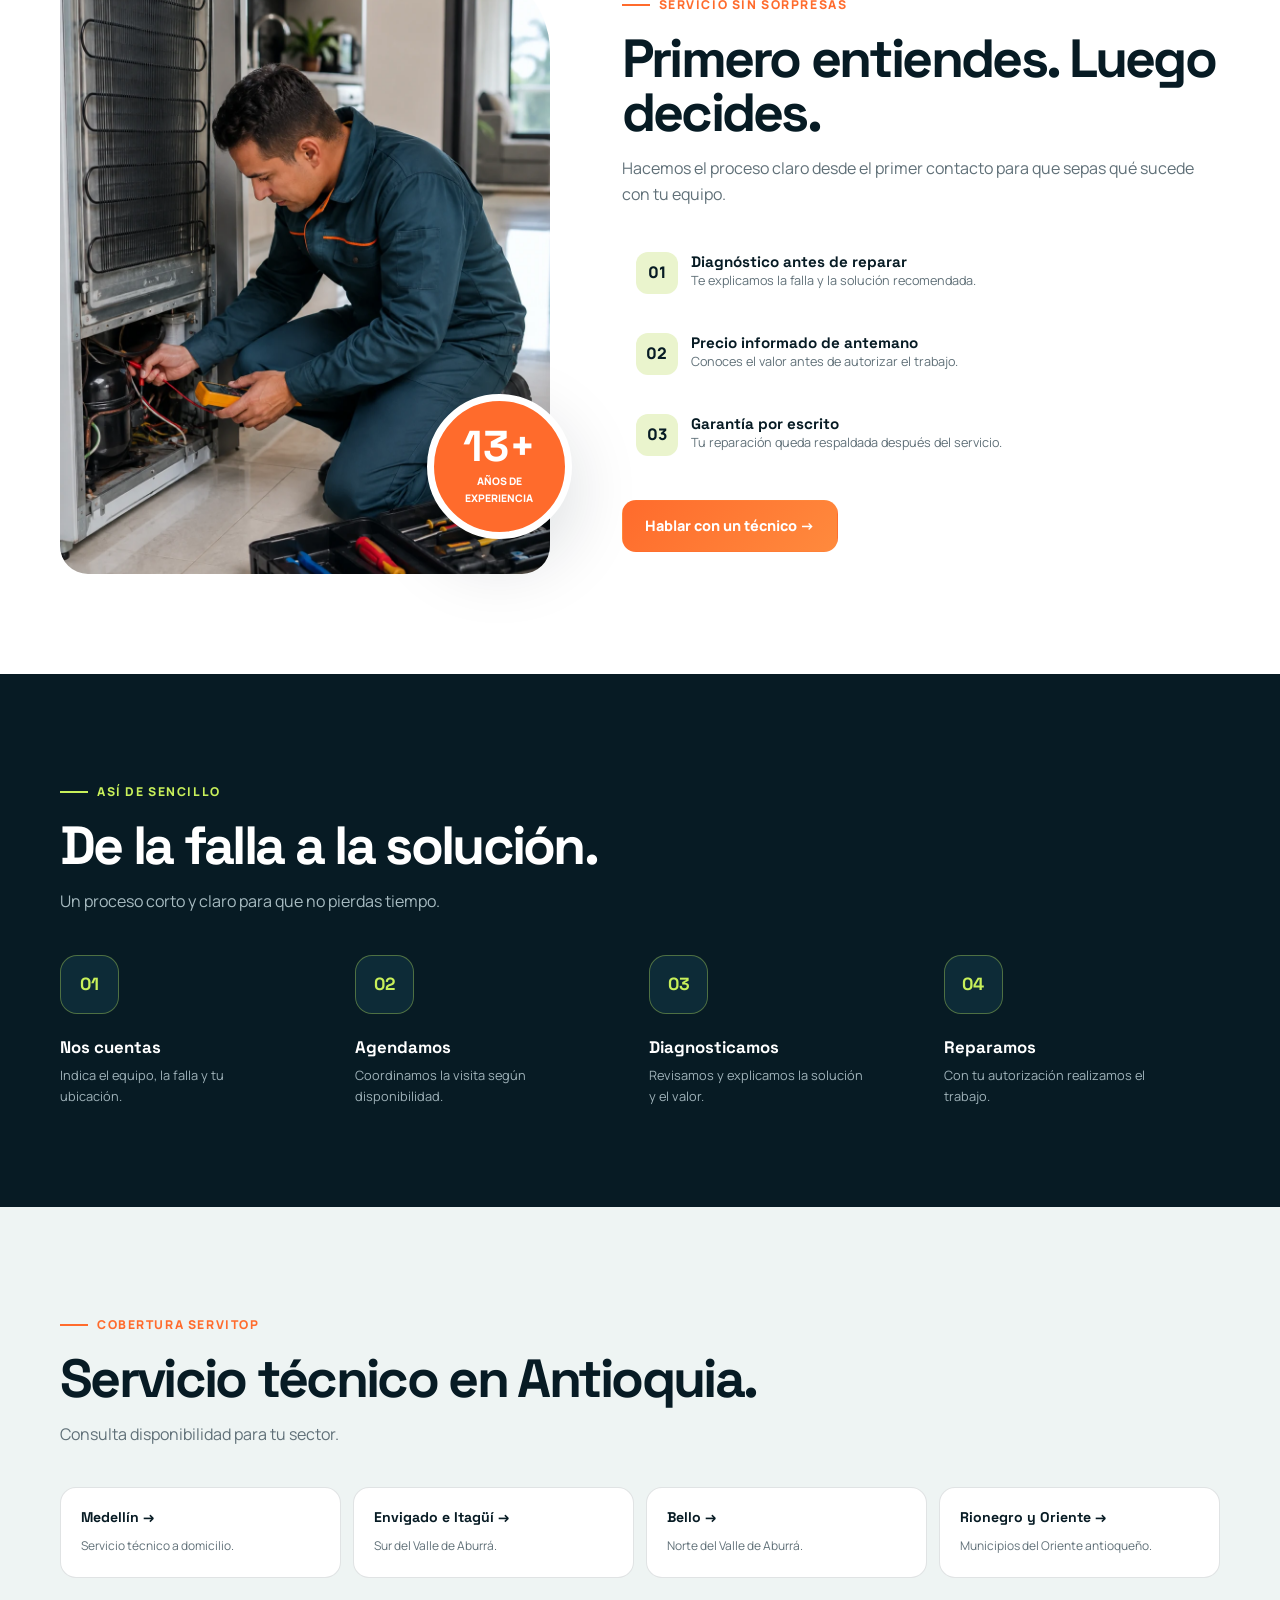
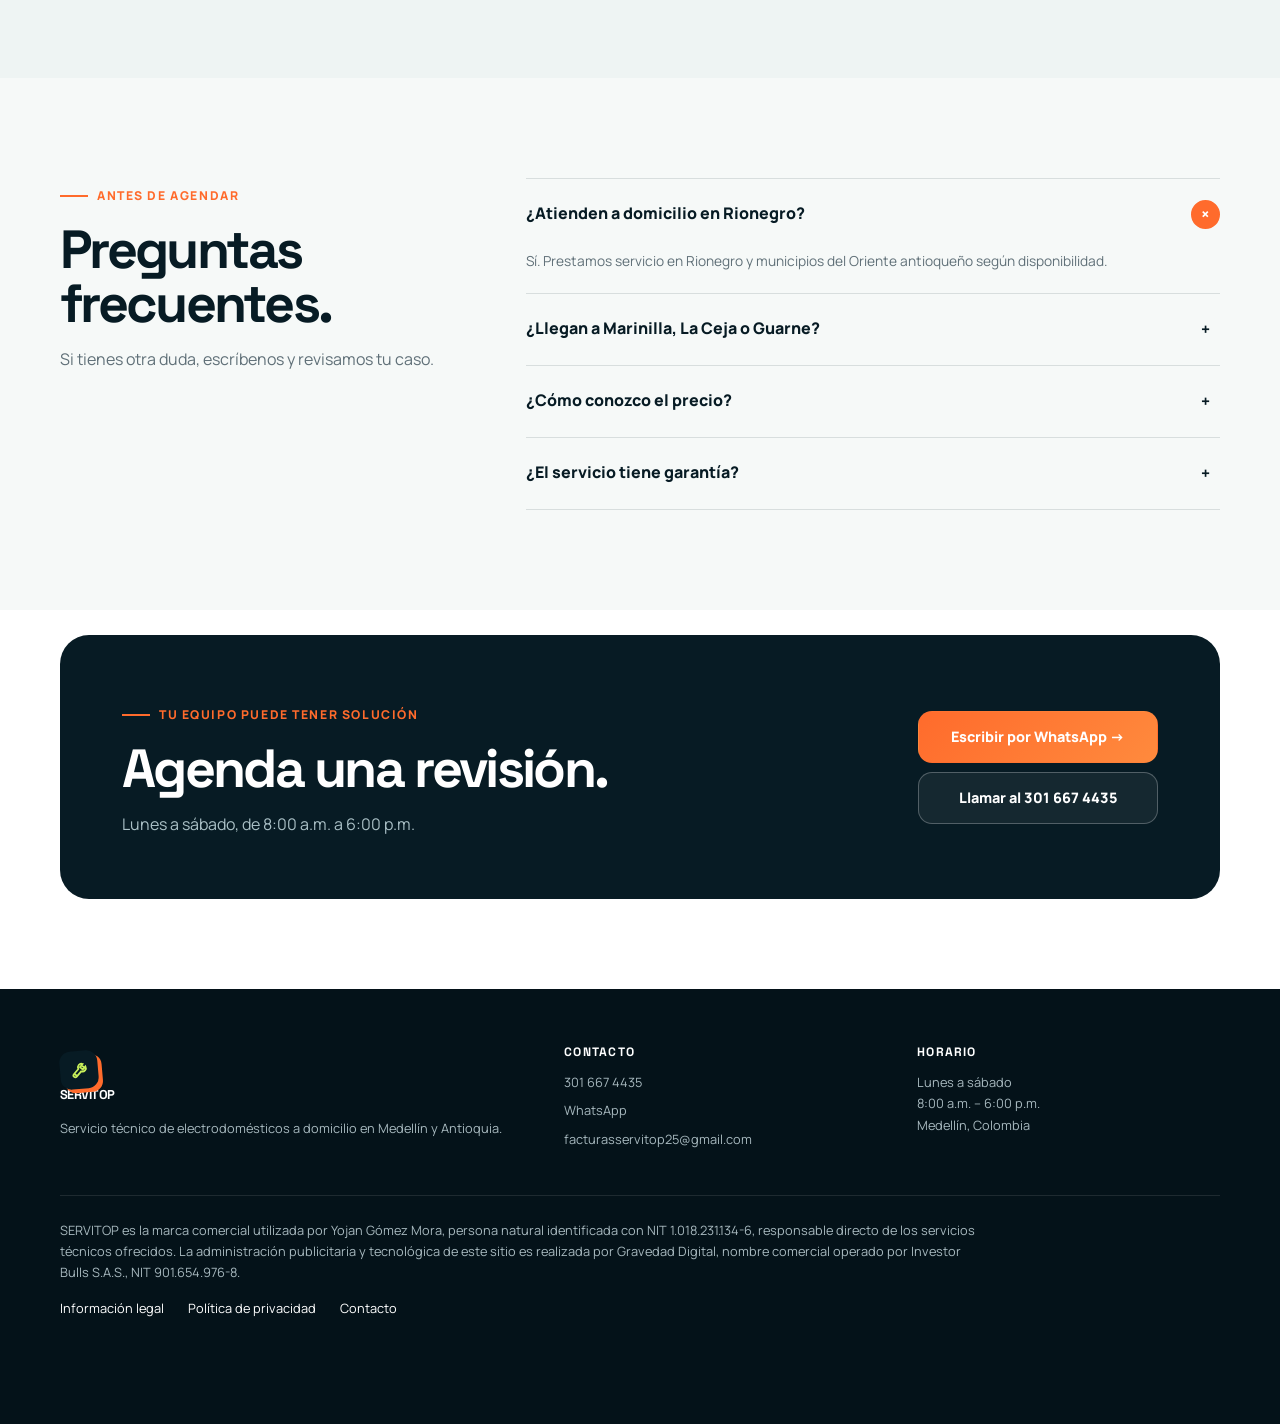
<file: servicio-tecnico-rionegro-oriente.html>
<!DOCTYPE html>
<html lang="es"><head>
<script>(function(w,d,s,l,i){w[l]=w[l]||[];w[l].push({'gtm.start':new Date().getTime(),event:'gtm.js'});var f=d.getElementsByTagName(s)[0],j=d.createElement(s),dl=l!='dataLayer'?'&l='+l:'';j.async=true;j.src='https://www.googletagmanager.com/gtm.js?id='+i+dl;f.parentNode.insertBefore(j,f);})(window,document,'script','dataLayer','GTM-N87K73Q2');</script>
<meta charset="UTF-8"><meta name="viewport" content="width=device-width,initial-scale=1">
<title>Servicio Técnico de Electrodomésticos en Rionegro y Oriente Antioqueño | SERVITOP</title><meta name="description" content="Reparación de electrodomésticos a domicilio en Rionegro, Marinilla y el Oriente antioqueño. Lavadoras, neveras y línea blanca. ☎ 301 667 4435"><meta name="robots" content="index, follow"><meta name="theme-color" content="#071b24"><link rel="canonical" href="https://servitop.co/servicio-tecnico-rionegro-oriente.html">
<link rel="icon" href="favicon.png"><link rel="apple-touch-icon" href="apple-touch-icon.png"><link rel="preconnect" href="https://fonts.googleapis.com"><link rel="preconnect" href="https://fonts.gstatic.com" crossorigin><link href="https://fonts.googleapis.com/css2?family=Manrope:wght@400;500;600;700;800&family=Space+Grotesk:wght@500;600;700&display=swap" rel="stylesheet"><link rel="stylesheet" href="landing.css">
<meta property="og:type" content="website"><meta property="og:title" content="Servicio Técnico de Electrodomésticos en Rionegro y Oriente Antioqueño | SERVITOP"><meta property="og:description" content="Reparación de electrodomésticos a domicilio en Rionegro, Marinilla y el Oriente antioqueño. Lavadoras, neveras y línea blanca. ☎ 301 667 4435"><meta property="og:url" content="https://servitop.co/servicio-tecnico-rionegro-oriente.html">
<script type="application/ld+json">{"@context":"https://schema.org","@type":"Service","name":"Electrodomésticos en Rionegro","provider":{"@type":"HomeAndConstructionBusiness","name":"SERVITOP","telephone":"+573016674435","url":"https://servitop.co/"},"areaServed":{"@type":"AdministrativeArea","name":"Antioquia"}}</script>
</head><body data-page="rionegro">
<noscript><iframe src="https://www.googletagmanager.com/ns.html?id=GTM-N87K73Q2" height="0" width="0" style="display:none;visibility:hidden"></iframe></noscript>
<div class="topline"><i></i>Servicio técnico a domicilio · Medellín y Antioquia · Lun–Sáb 8:00 a.m. a 6:00 p.m.</div><nav class="nav" id="siteNav"></nav>
<main><header class="hero"><div class="wrap hero-grid"><div><span class="eyebrow">Reparación profesional</span><h1>Servicio técnico a domicilio en <em>Rionegro y Oriente.</em></h1><p class="hero-lead">Reparamos electrodomésticos en Rionegro y municipios del Oriente antioqueño. Confirma la cobertura para tu ubicación.</p><div class="actions"><a class="btn btn-orange track" data-cta="hero_whatsapp" href="https://wa.me/573016674435?text=Hola%20SERVITOP%2C%20necesito%20servicio%20t%C3%A9cnico%20para%20Electrodom%C3%A9sticos%20en%20Rionegro" target="_blank" rel="noopener">Cotizar por WhatsApp →</a><a class="btn btn-outline track" data-cta="hero_phone" href="tel:+573016674435">Llamar al 301 667 4435</a></div><div class="proof"><span>Diagnóstico claro</span><span>Garantía por escrito</span><span>Servicio a domicilio</span></div></div><div class="hero-media" id="heroMedia"></div></div></header><div class="trustbar" id="trustbar"></div><div id="content"></div></main>
<footer class="footer" id="siteFooter"></footer><div class="mobile-cta" id="mobileCta"></div><script src="landing.js"></script></body></html>
</file>
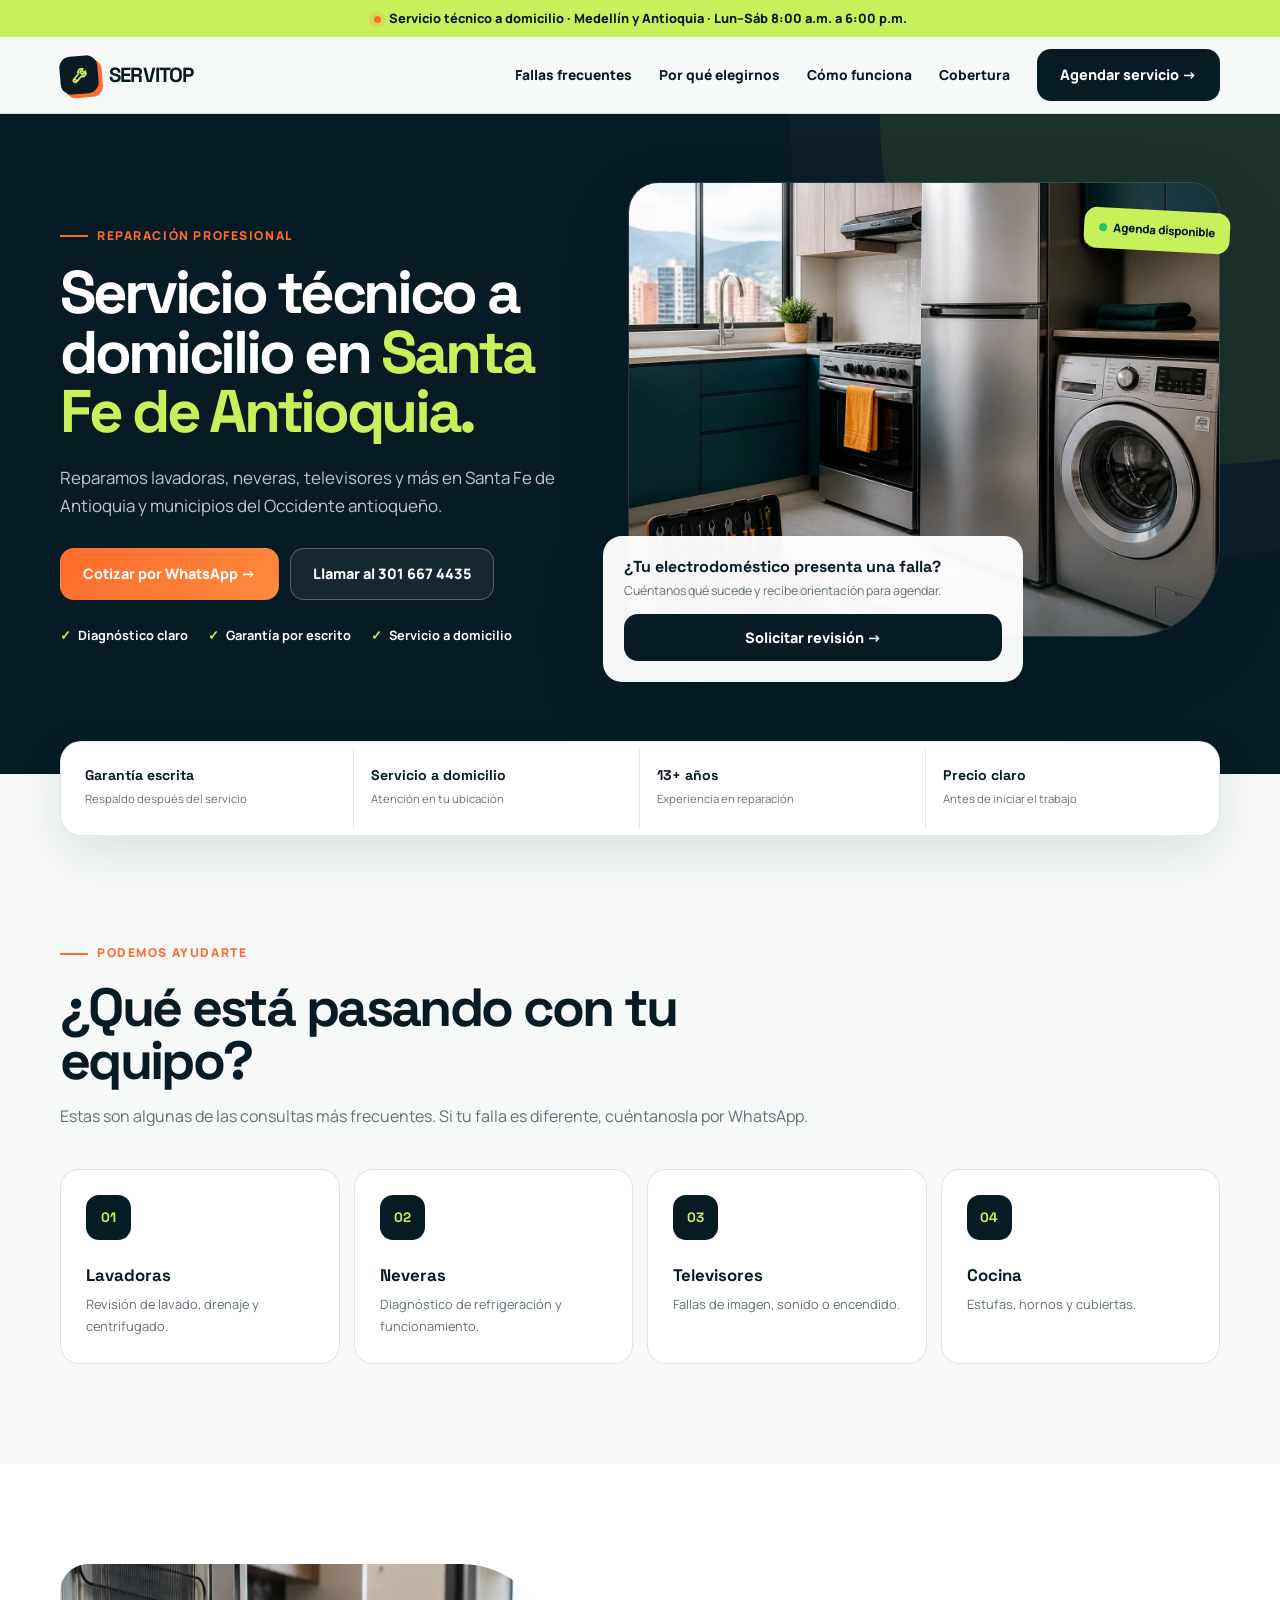
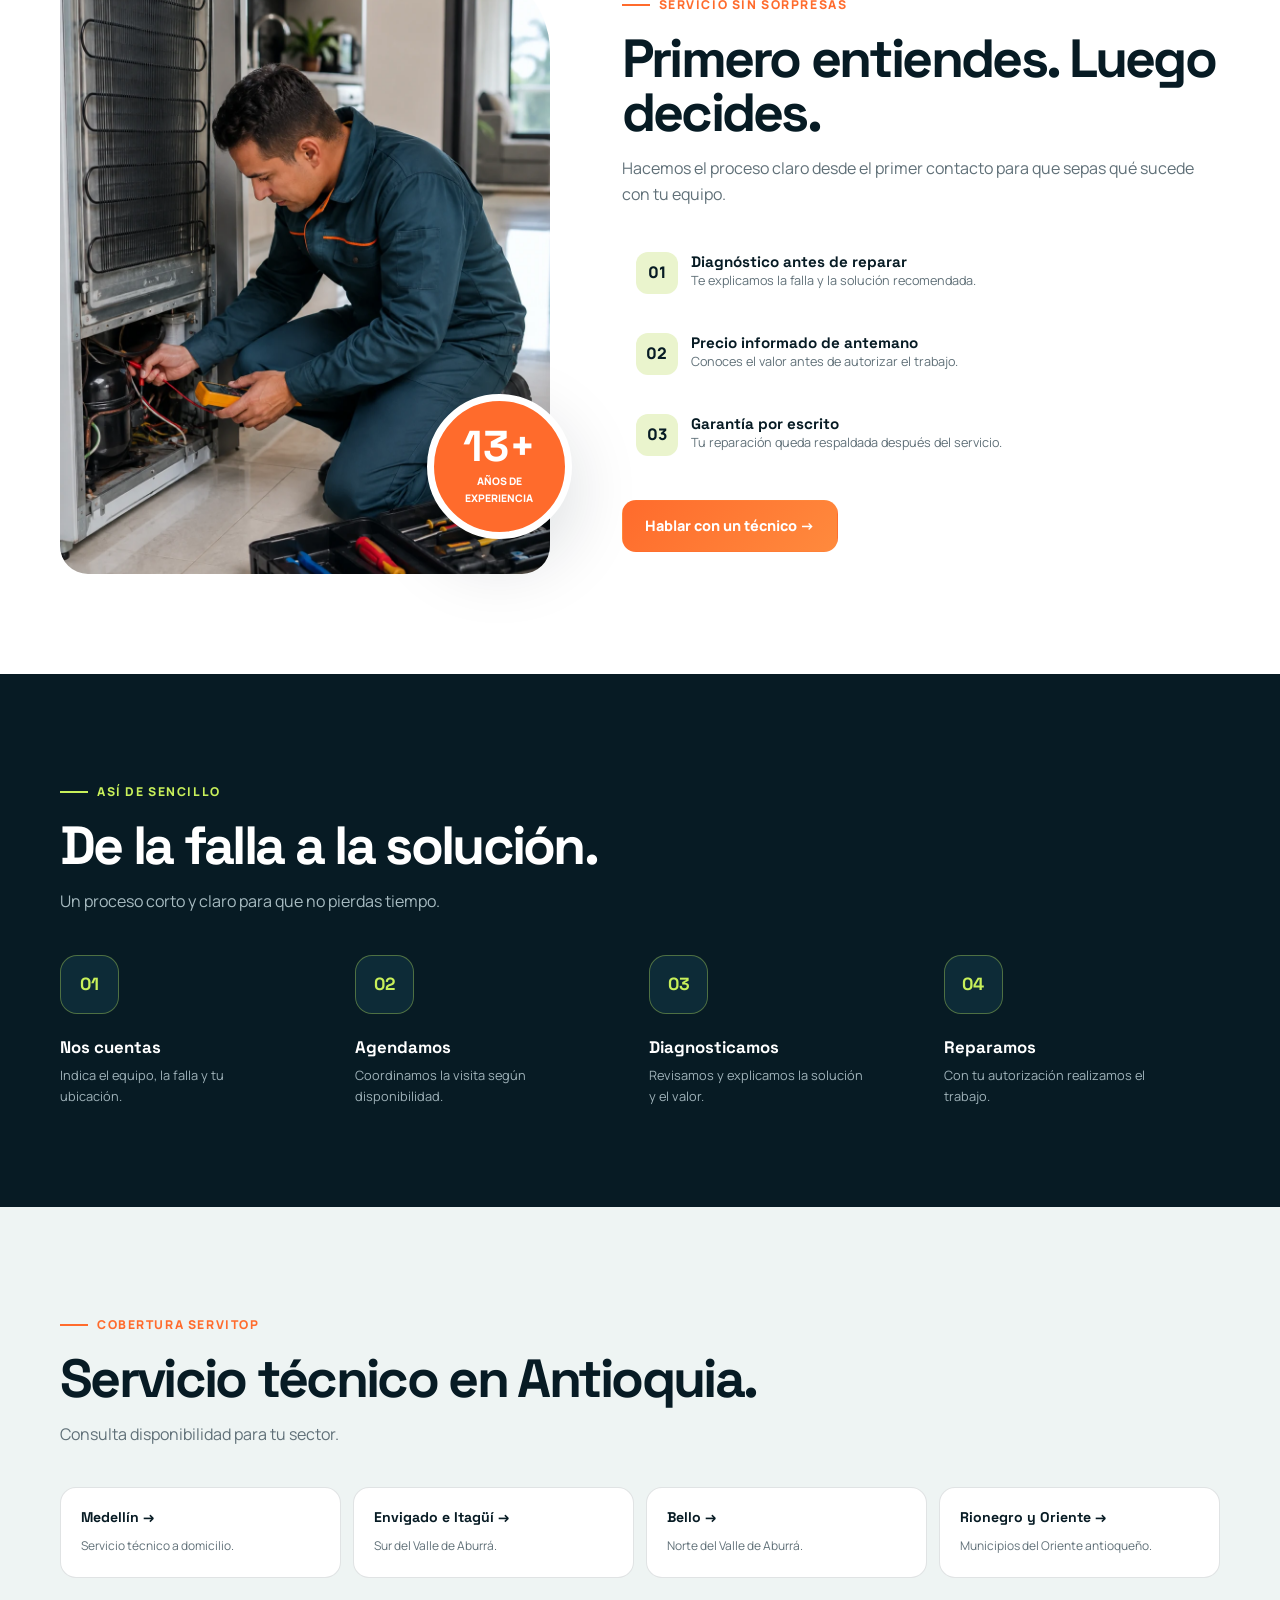
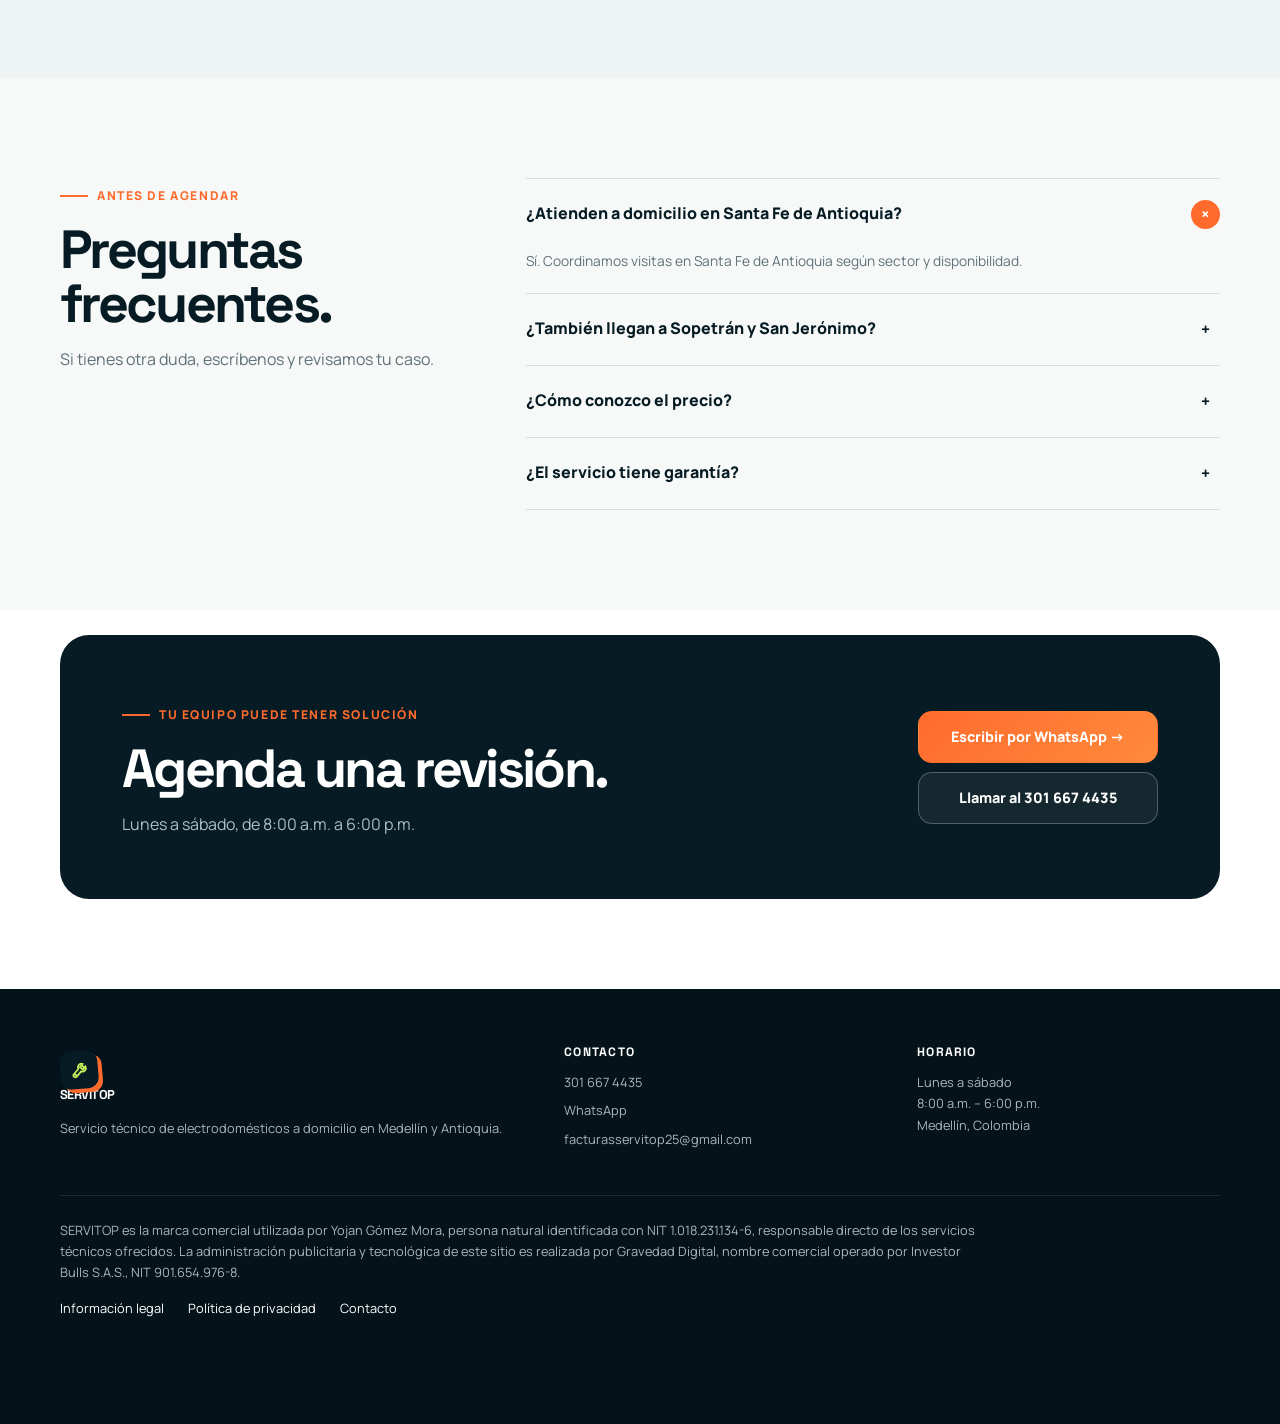
<file: servicio-tecnico-santafe-antioquia-occidente.html>
<!DOCTYPE html>
<html lang="es"><head>
<script>(function(w,d,s,l,i){w[l]=w[l]||[];w[l].push({'gtm.start':new Date().getTime(),event:'gtm.js'});var f=d.getElementsByTagName(s)[0],j=d.createElement(s),dl=l!='dataLayer'?'&l='+l:'';j.async=true;j.src='https://www.googletagmanager.com/gtm.js?id='+i+dl;f.parentNode.insertBefore(j,f);})(window,document,'script','dataLayer','GTM-N87K73Q2');</script>
<meta charset="UTF-8"><meta name="viewport" content="width=device-width,initial-scale=1">
<title>Servicio Técnico de Electrodomésticos en Santa Fe de Antioquia y Occidente | SERVITOP</title><meta name="description" content="Reparación de electrodomésticos a domicilio en Santa Fe de Antioquia, Sopetrán y el Occidente antioqueño. ☎ 301 667 4435"><meta name="robots" content="index, follow"><meta name="theme-color" content="#071b24"><link rel="canonical" href="https://servitop.co/servicio-tecnico-santafe-antioquia-occidente.html">
<link rel="icon" href="favicon.png"><link rel="apple-touch-icon" href="apple-touch-icon.png"><link rel="preconnect" href="https://fonts.googleapis.com"><link rel="preconnect" href="https://fonts.gstatic.com" crossorigin><link href="https://fonts.googleapis.com/css2?family=Manrope:wght@400;500;600;700;800&family=Space+Grotesk:wght@500;600;700&display=swap" rel="stylesheet"><link rel="stylesheet" href="landing.css">
<meta property="og:type" content="website"><meta property="og:title" content="Servicio Técnico de Electrodomésticos en Santa Fe de Antioquia y Occidente | SERVITOP"><meta property="og:description" content="Reparación de electrodomésticos a domicilio en Santa Fe de Antioquia, Sopetrán y el Occidente antioqueño. ☎ 301 667 4435"><meta property="og:url" content="https://servitop.co/servicio-tecnico-santafe-antioquia-occidente.html">
<script type="application/ld+json">{"@context":"https://schema.org","@type":"Service","name":"Electrodomésticos en Santa Fe de Antioquia","provider":{"@type":"HomeAndConstructionBusiness","name":"SERVITOP","telephone":"+573016674435","url":"https://servitop.co/"},"areaServed":{"@type":"AdministrativeArea","name":"Antioquia"}}</script>
</head><body data-page="santafe">
<noscript><iframe src="https://www.googletagmanager.com/ns.html?id=GTM-N87K73Q2" height="0" width="0" style="display:none;visibility:hidden"></iframe></noscript>
<div class="topline"><i></i>Servicio técnico a domicilio · Medellín y Antioquia · Lun–Sáb 8:00 a.m. a 6:00 p.m.</div><nav class="nav" id="siteNav"></nav>
<main><header class="hero"><div class="wrap hero-grid"><div><span class="eyebrow">Reparación profesional</span><h1>Servicio técnico a domicilio en <em>Santa Fe de Antioquia.</em></h1><p class="hero-lead">Reparamos lavadoras, neveras, televisores y más en Santa Fe de Antioquia y municipios del Occidente antioqueño.</p><div class="actions"><a class="btn btn-orange track" data-cta="hero_whatsapp" href="https://wa.me/573016674435?text=Hola%20SERVITOP%2C%20necesito%20servicio%20t%C3%A9cnico%20para%20Electrodom%C3%A9sticos%20en%20Santa%20Fe%20de%20Antioquia" target="_blank" rel="noopener">Cotizar por WhatsApp →</a><a class="btn btn-outline track" data-cta="hero_phone" href="tel:+573016674435">Llamar al 301 667 4435</a></div><div class="proof"><span>Diagnóstico claro</span><span>Garantía por escrito</span><span>Servicio a domicilio</span></div></div><div class="hero-media" id="heroMedia"></div></div></header><div class="trustbar" id="trustbar"></div><div id="content"></div></main>
<footer class="footer" id="siteFooter"></footer><div class="mobile-cta" id="mobileCta"></div><script src="landing.js"></script></body></html>
</file>
<file: landing.css>
:root{--ink:#071b24;--ink2:#0d2b37;--muted:#607078;--paper:#f6f9f8;--white:#fff;--orange:#ff6b2c;--orange2:#ff8a3d;--mint:#c8f05a;--line:rgba(7,27,36,.12);--shadow:0 24px 70px rgba(4,27,37,.15);--display:'Space Grotesk',sans-serif;--body:'Manrope',sans-serif}
*{box-sizing:border-box;margin:0;padding:0}html{scroll-behavior:smooth;scroll-padding-top:90px}body{font:400 16px/1.65 var(--body);color:var(--ink);background:var(--paper);overflow-x:hidden}a{text-decoration:none;color:inherit}img{display:block;max-width:100%}button{font:inherit}.wrap{width:min(1160px,calc(100% - 40px));margin:auto}.topline{background:var(--mint);padding:8px 20px;text-align:center;font-size:.8rem;font-weight:800}.topline i{display:inline-block;width:7px;height:7px;background:var(--orange);border-radius:50%;margin-right:8px;box-shadow:0 0 0 5px rgba(255,107,44,.15)}.nav{position:sticky;top:0;z-index:30;background:rgba(246,249,248,.9);backdrop-filter:blur(18px);border-bottom:1px solid var(--line)}.nav-inner{height:76px;display:flex;align-items:center;justify-content:space-between;gap:24px}.brand{display:flex;align-items:center;gap:11px;font:700 1.28rem/1 var(--display);letter-spacing:-.04em}.brand-mark{width:38px;height:38px;display:grid;place-items:center;border-radius:11px;background:var(--ink);color:var(--mint);box-shadow:4px 4px 0 var(--orange);transform:rotate(-5deg)}.brand-mark svg{width:21px}.nav-links{display:flex;align-items:center;gap:27px;font-size:.86rem;font-weight:800}.menu{display:none;width:44px;height:44px;border:0;border-radius:12px;background:var(--ink);color:white}.btn{position:relative;isolation:isolate;overflow:hidden;display:inline-flex;align-items:center;justify-content:center;gap:10px;min-height:52px;padding:0 22px;border:1px solid transparent;border-radius:14px;font-size:.9rem;font-weight:800;transition:.25s}.btn::before{content:"";position:absolute;z-index:-1;inset:-2px;background:linear-gradient(110deg,transparent 20%,rgba(255,255,255,.48) 45%,transparent 70%);transform:translateX(-120%)}.btn:hover{transform:translateY(-3px)}.btn-orange{color:white;background:linear-gradient(135deg,var(--orange),var(--orange2));animation:ctaBreath 3.2s ease-in-out infinite}.btn-orange::before,.hero-card .btn-dark::before{animation:ctaShine 3.2s ease-in-out infinite}.btn-dark{color:white;background:var(--ink)}.btn-outline{color:white;border-color:rgba(255,255,255,.26);background:rgba(255,255,255,.06)}.hero{position:relative;padding:68px 0 92px;background:var(--ink);color:white;overflow:hidden}.hero::after{content:"";position:absolute;width:680px;height:680px;right:-280px;top:-330px;border-radius:50%;background:rgba(200,240,90,.1);box-shadow:0 0 0 90px rgba(255,255,255,.018)}.hero-grid{position:relative;z-index:2;display:grid;grid-template-columns:minmax(0,.93fr) minmax(470px,1.07fr);align-items:center;gap:54px}.eyebrow{display:inline-flex;align-items:center;gap:9px;color:var(--orange);font-size:.76rem;font-weight:800;letter-spacing:.13em;text-transform:uppercase;margin-bottom:17px}.eyebrow::before{content:"";width:28px;height:2px;background:currentColor}.hero h1{font:700 clamp(3rem,4.7vw,5.15rem)/.99 var(--display);letter-spacing:-.055em;margin-bottom:22px;hyphens:auto}.hero h1 em{font-style:normal;color:var(--mint)}.hero-lead{max-width:610px;color:#b9c9ce;font-size:1.06rem;margin-bottom:28px}.actions{display:flex;flex-wrap:wrap;gap:11px;margin-bottom:25px}.proof{display:flex;flex-wrap:wrap;gap:10px 20px;font-size:.8rem;font-weight:700}.proof span::before{content:'✓';color:var(--mint);margin-right:7px}.hero-media{position:relative;min-height:500px}.hero-photo{position:absolute;inset:0 0 45px;border-radius:30px 30px 90px 30px;overflow:hidden;box-shadow:var(--shadow);border:1px solid rgba(255,255,255,.12)}.hero-photo::after{content:"";position:absolute;inset:0;background:linear-gradient(180deg,transparent 65%,rgba(7,27,36,.45))}.hero-photo img{width:100%;height:100%;object-fit:cover;object-position:center;animation:zoom 12s ease-in-out infinite alternate}.hero-tag{position:absolute;z-index:3;right:-10px;top:28px;padding:11px 15px;border-radius:13px;background:var(--mint);color:var(--ink);font-size:.73rem;font-weight:800;transform:rotate(3deg)}.hero-tag i{display:inline-block;width:8px;height:8px;border-radius:50%;background:#1fc56b;margin-right:6px}.hero-card{position:absolute;z-index:3;left:-25px;bottom:0;width:min(420px,92%);padding:21px;border-radius:19px;background:rgba(255,255,255,.96);color:var(--ink);box-shadow:var(--shadow)}.hero-card strong{display:block;font:700 1rem/1.25 var(--display);margin-bottom:4px}.hero-card p{font-size:.77rem;color:var(--muted);margin-bottom:13px}.hero-card .btn{width:100%;min-height:47px;animation:darkBreath 3.2s infinite}.trustbar{position:relative;z-index:4;margin-top:-33px}.trustbar-in{display:grid;grid-template-columns:repeat(4,1fr);background:white;border:1px solid var(--line);border-radius:21px;box-shadow:0 18px 50px rgba(7,27,36,.1);padding:7px}.trustbit{padding:17px;border-right:1px solid var(--line)}.trustbit:last-child{border:0}.trustbit strong{display:block;font:700 .88rem var(--display)}.trustbit small{font-size:.71rem;color:var(--muted)}section{padding:100px 0}.section-head{max-width:750px;margin-bottom:40px}.section-head h2,.why-copy h2,.cta-panel h2{font:700 clamp(2.35rem,4.2vw,4.35rem)/1 var(--display);letter-spacing:-.05em;margin-bottom:15px}.section-head p,.why-copy>p{color:var(--muted)}.issues{display:grid;grid-template-columns:repeat(4,1fr);gap:14px}.issue{background:white;border:1px solid var(--line);border-radius:19px;padding:25px;min-height:195px;transition:.28s}.issue:hover{transform:translateY(-6px);box-shadow:0 18px 40px rgba(7,27,36,.09);border-color:rgba(255,107,44,.35)}.issue span{display:grid;place-items:center;width:45px;height:45px;border-radius:13px;background:var(--ink);color:var(--mint);font:700 .85rem var(--display);margin-bottom:25px}.issue h3{font:700 1.05rem/1.25 var(--display);margin-bottom:8px}.issue p{font-size:.8rem;color:var(--muted)}.why{background:white}.why-grid{display:grid;grid-template-columns:.9fr 1.1fr;gap:72px;align-items:center}.why-media{min-height:610px;position:relative}.why-media img{position:absolute;inset:0;width:100%;height:100%;object-fit:cover;border-radius:28px 88px 28px 28px}.badge{position:absolute;right:-22px;bottom:35px;width:145px;height:145px;border:7px solid white;border-radius:50%;display:grid;place-content:center;text-align:center;background:var(--orange);color:white;box-shadow:var(--shadow)}.badge b{font:700 2.7rem/.9 var(--display)}.badge small{font-size:.65rem;font-weight:800;text-transform:uppercase;margin-top:7px}.benefits{display:grid;gap:11px;margin:30px 0}.benefit{display:grid;grid-template-columns:42px 1fr;gap:13px;padding:14px;border-radius:14px}.benefit:hover{background:var(--paper)}.benefit>span{width:42px;height:42px;display:grid;place-items:center;border-radius:12px;background:#eaf4cd;font-weight:800}.benefit h3{font:700 .95rem var(--display)}.benefit p{font-size:.79rem;color:var(--muted)}.process{background:var(--ink);color:white}.process .eyebrow{color:var(--mint)}.process .section-head p{color:#a7bbc1}.steps{display:grid;grid-template-columns:repeat(4,1fr);gap:18px}.step span{display:grid;place-items:center;width:59px;height:59px;border-radius:17px;background:var(--ink2);border:1px solid rgba(200,240,90,.35);color:var(--mint);font:700 1.1rem var(--display);margin-bottom:22px}.step h3{font:700 1.05rem var(--display);margin-bottom:7px}.step p{font-size:.8rem;color:#9fb2b9;max-width:220px}.areas{background:#eef4f3}.area-grid{display:grid;grid-template-columns:repeat(4,1fr);gap:12px}.area{background:white;border:1px solid var(--line);padding:20px;border-radius:16px;transition:.25s}.area:hover{transform:translateY(-4px);border-color:rgba(255,107,44,.35)}.area b{display:block;font:700 .88rem var(--display);margin-bottom:5px}.area span{font-size:.75rem;color:var(--muted)}.faq-grid{display:grid;grid-template-columns:.72fr 1.28fr;gap:75px}.faq-list{border-top:1px solid var(--line)}.faq-item{border-bottom:1px solid var(--line)}.faq-q{width:100%;border:0;background:none;padding:21px 0;display:flex;justify-content:space-between;gap:20px;text-align:left;font-weight:800;color:var(--ink);cursor:pointer}.faq-q i{font-style:normal;width:29px;height:29px;display:grid;place-items:center;border-radius:50%;background:var(--paper);transition:.25s}.faq-item.open .faq-q i{transform:rotate(45deg);background:var(--orange);color:white}.faq-a{display:grid;grid-template-rows:0fr;transition:.3s}.faq-a>div{overflow:hidden}.faq-a p{font-size:.86rem;color:var(--muted);padding:0 40px 20px 0}.faq-item.open .faq-a{grid-template-rows:1fr}.final{background:white;padding:25px 0 90px}.cta-panel{position:relative;overflow:hidden;padding:62px;border-radius:29px;background:var(--ink);color:white;display:grid;grid-template-columns:1fr auto;align-items:center;gap:35px}.cta-panel p{color:#aac0c6;margin-top:14px}.cta-actions{display:grid;gap:9px;min-width:240px}.footer{background:#041219;color:#a7b8be;padding:55px 0 105px}.footer-grid{display:grid;grid-template-columns:1.5fr 1fr 1fr;gap:50px}.footer .brand{color:white;margin-bottom:16px}.footer h3{font:700 .76rem var(--display);color:white;letter-spacing:.1em;margin-bottom:12px}.footer a{display:block;font-size:.8rem;margin:7px 0}.footer p{font-size:.8rem}.mobile-cta{display:none;position:fixed;z-index:50;left:10px;right:10px;bottom:10px;padding:7px;background:rgba(255,255,255,.95);backdrop-filter:blur(15px);border:1px solid var(--line);border-radius:17px;box-shadow:var(--shadow);grid-template-columns:.7fr 1.3fr;gap:7px;transform:translateY(140%);transition:.3s}.mobile-cta.show{transform:none}.mobile-cta .btn{padding:0 10px;min-height:47px}.reveal{opacity:0;transform:translateY(25px);transition:.7s}.reveal.visible{opacity:1;transform:none}@keyframes zoom{to{transform:scale(1.055)}}@keyframes ctaBreath{0%,68%,100%{transform:none;box-shadow:0 12px 26px rgba(255,107,44,.25)}75%{transform:translateY(-3px) scale(1.025);box-shadow:0 18px 38px rgba(255,107,44,.48)}83%{transform:none}}@keyframes darkBreath{0%,68%,100%{transform:none}76%{transform:translateY(-2px) scale(1.015);box-shadow:0 14px 30px rgba(7,27,36,.25)}83%{transform:none}}@keyframes ctaShine{0%,58%{transform:translateX(-120%)}76%,100%{transform:translateX(120%)}}
@media(max-width:950px){.nav-links{display:none;position:absolute;top:76px;left:20px;right:20px;padding:20px;background:white;box-shadow:var(--shadow);border-radius:17px;flex-direction:column;align-items:stretch}.nav-links.open{display:flex}.menu{display:grid;place-items:center}.hero-grid{grid-template-columns:1fr}.hero-media{max-width:680px;width:100%;margin:auto}.trustbar-in{grid-template-columns:1fr 1fr}.trustbit:nth-child(2){border-right:0}.trustbit:nth-child(-n+2){border-bottom:1px solid var(--line)}.issues{grid-template-columns:1fr 1fr}.why-grid{gap:42px}.faq-grid{gap:40px}.cta-panel{grid-template-columns:1fr}.cta-actions{grid-template-columns:1fr 1fr}}
@media(max-width:680px){.wrap{width:min(100% - 28px,1160px)}.topline{font-size:.68rem}.nav-inner{height:68px}.nav-links{top:68px}.hero{padding:40px 0 66px}.hero h1{font-size:clamp(2.1rem,10vw,3.2rem);overflow-wrap:break-word}.hero-lead{font-size:.94rem}.actions .btn{width:100%}.proof{display:grid;grid-template-columns:1fr 1fr}.hero-media{min-height:auto}.hero-photo{position:relative;inset:auto;aspect-ratio:1.2/1;border-radius:22px 22px 58px 22px}.hero-tag{right:6px;top:12px}.hero-card{position:relative;left:auto;bottom:auto;width:calc(100% - 20px);margin:-45px auto 0;padding:17px}.trustbar-in{padding:5px}.trustbit{padding:13px;border-right:0}.trustbit:nth-child(odd){border-right:1px solid var(--line)}section{padding:78px 0}.section-head h2,.why-copy h2,.cta-panel h2{font-size:2.55rem}.issues{gap:9px}.issue{padding:18px;min-height:190px}.why-grid{grid-template-columns:1fr}.why-media{min-height:480px;margin-right:14px}.badge{right:-14px;width:128px;height:128px}.steps,.area-grid{grid-template-columns:1fr 1fr;gap:30px 12px}.faq-grid{grid-template-columns:1fr}.cta-panel{padding:43px 24px}.cta-actions{grid-template-columns:1fr}.footer-grid{grid-template-columns:1fr 1fr}.footer-grid>div:first-child{grid-column:1/-1}.mobile-cta{display:grid}}
@media(max-width:420px){.hero h1{font-size:2rem}.proof,.issues,.steps,.area-grid{grid-template-columns:1fr}.issue{min-height:auto}.why-media{min-height:420px}.footer-grid{grid-template-columns:1fr}.footer-grid>div:first-child{grid-column:auto}.hero-card strong{font-size:.92rem}}

.footer-legal{border-top:1px solid rgba(255,255,255,.1);margin-top:38px;padding-top:24px}.footer-legal p{max-width:920px;line-height:1.65}.footer-legal nav{display:flex;flex-wrap:wrap;gap:8px 24px;margin-top:15px}.footer-legal nav a{color:white;margin:0}.legal-hero{padding:68px 0;background:var(--ink);color:white}.legal-hero h1{font:700 clamp(2.7rem,5vw,4.8rem)/1 var(--display);letter-spacing:-.05em;max-width:850px}.legal-hero p{color:#b9c9ce;max-width:720px;margin-top:18px}.legal-content{padding:76px 0 95px}.legal-article{max-width:820px}.legal-article h2{font:700 1.55rem/1.25 var(--display);margin:42px 0 14px}.legal-article h2:first-child{margin-top:0}.legal-article p,.legal-article li{color:var(--muted)}.legal-article ul{padding-left:22px;margin:14px 0}.legal-article li{margin:7px 0}.legal-article a{color:var(--orange2);text-decoration:underline}.legal-updated{margin-top:42px;font-weight:700;color:var(--ink)!important}@media(max-width:680px){.legal-hero{padding:48px 0}.legal-content{padding:55px 0 75px}}
@media(prefers-reduced-motion:reduce){html{scroll-behavior:auto}*,*::before,*::after{animation:none!important;transition-duration:.01ms!important}.reveal{opacity:1;transform:none}}
.hero h1{hyphens:none}
</file>
